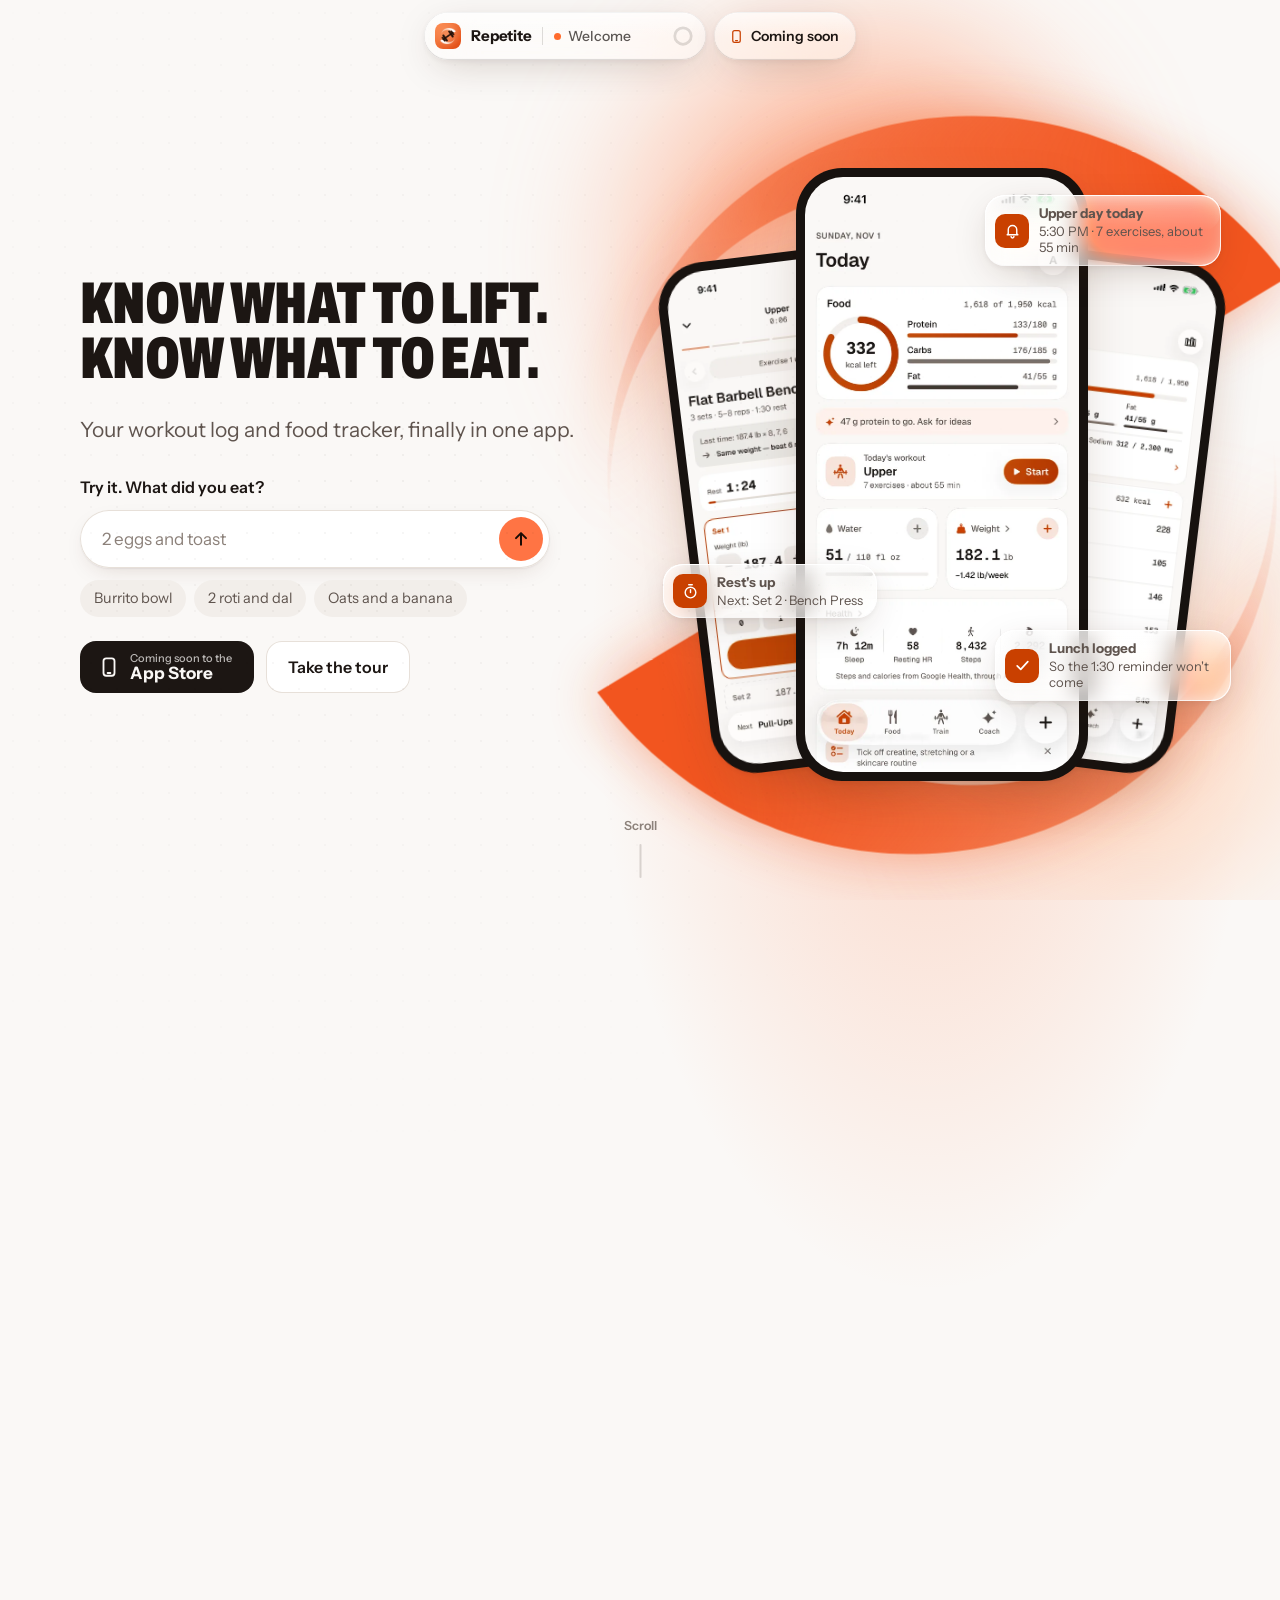
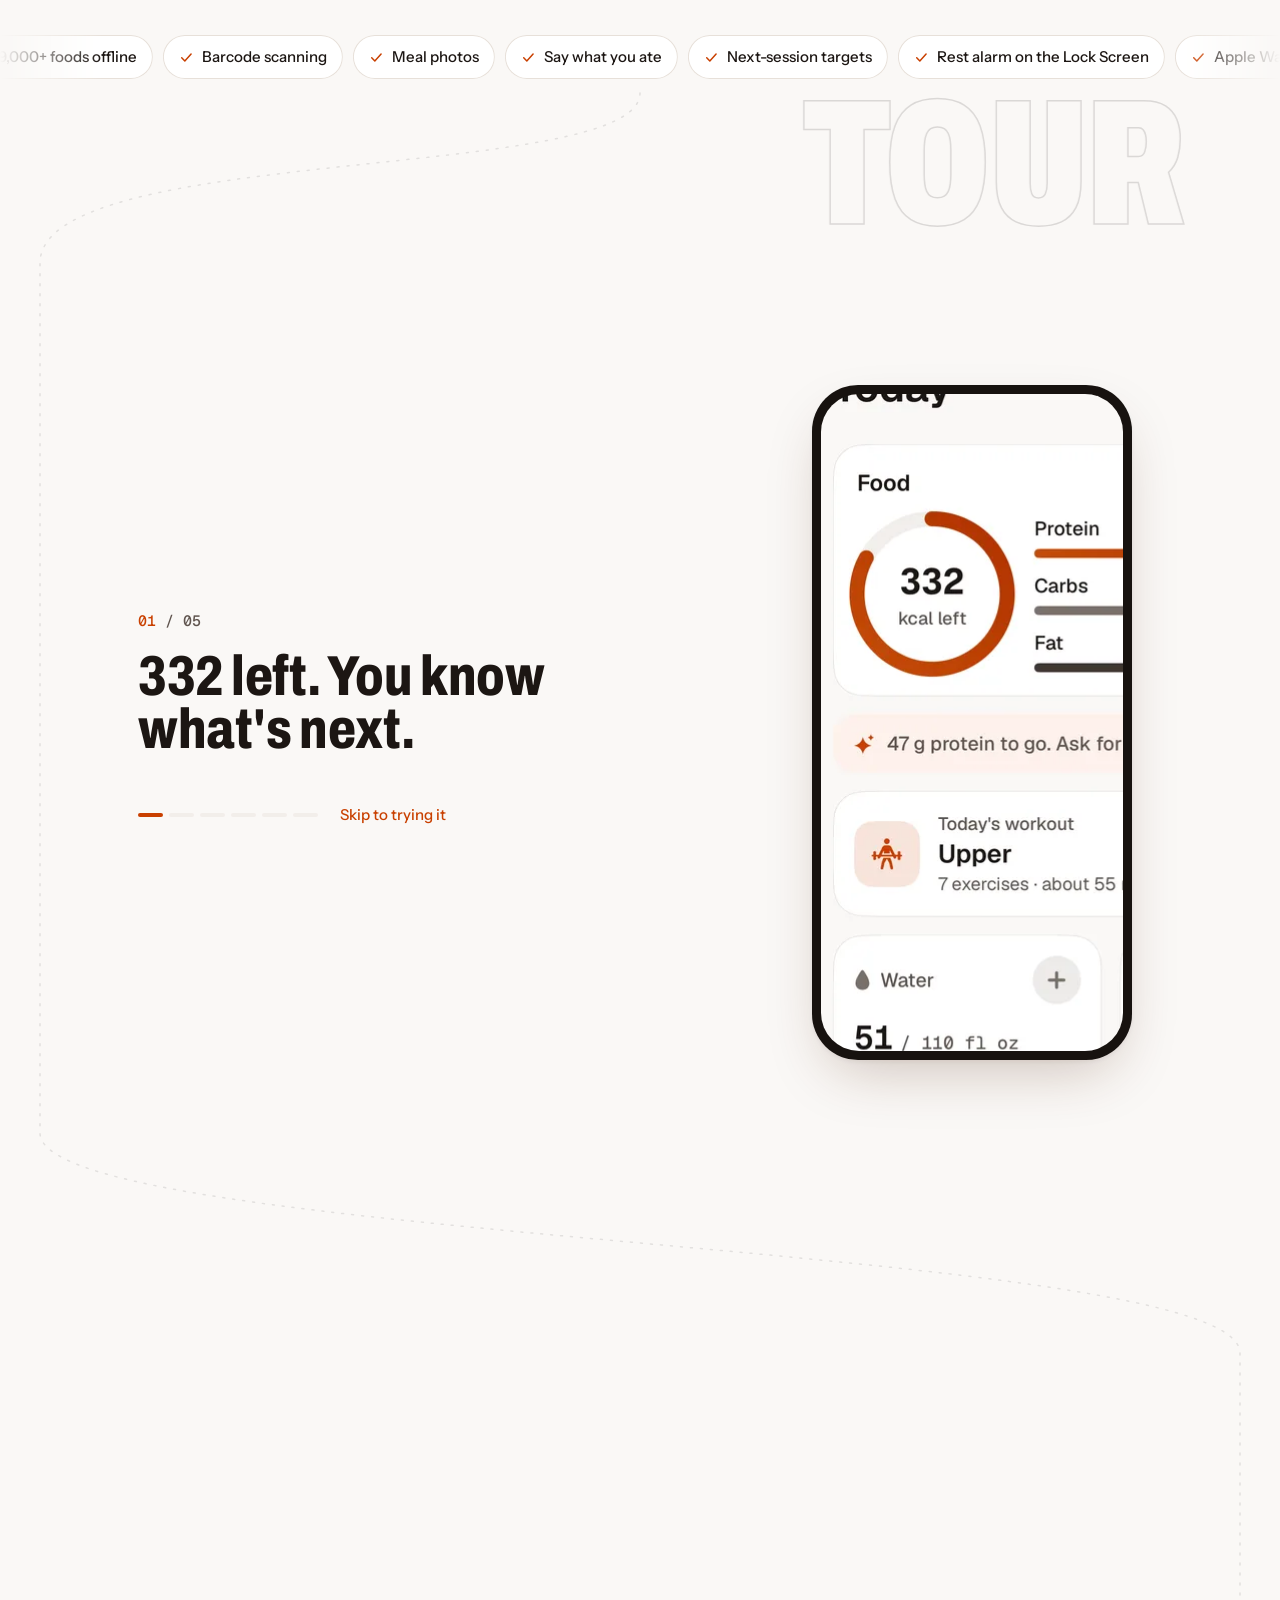
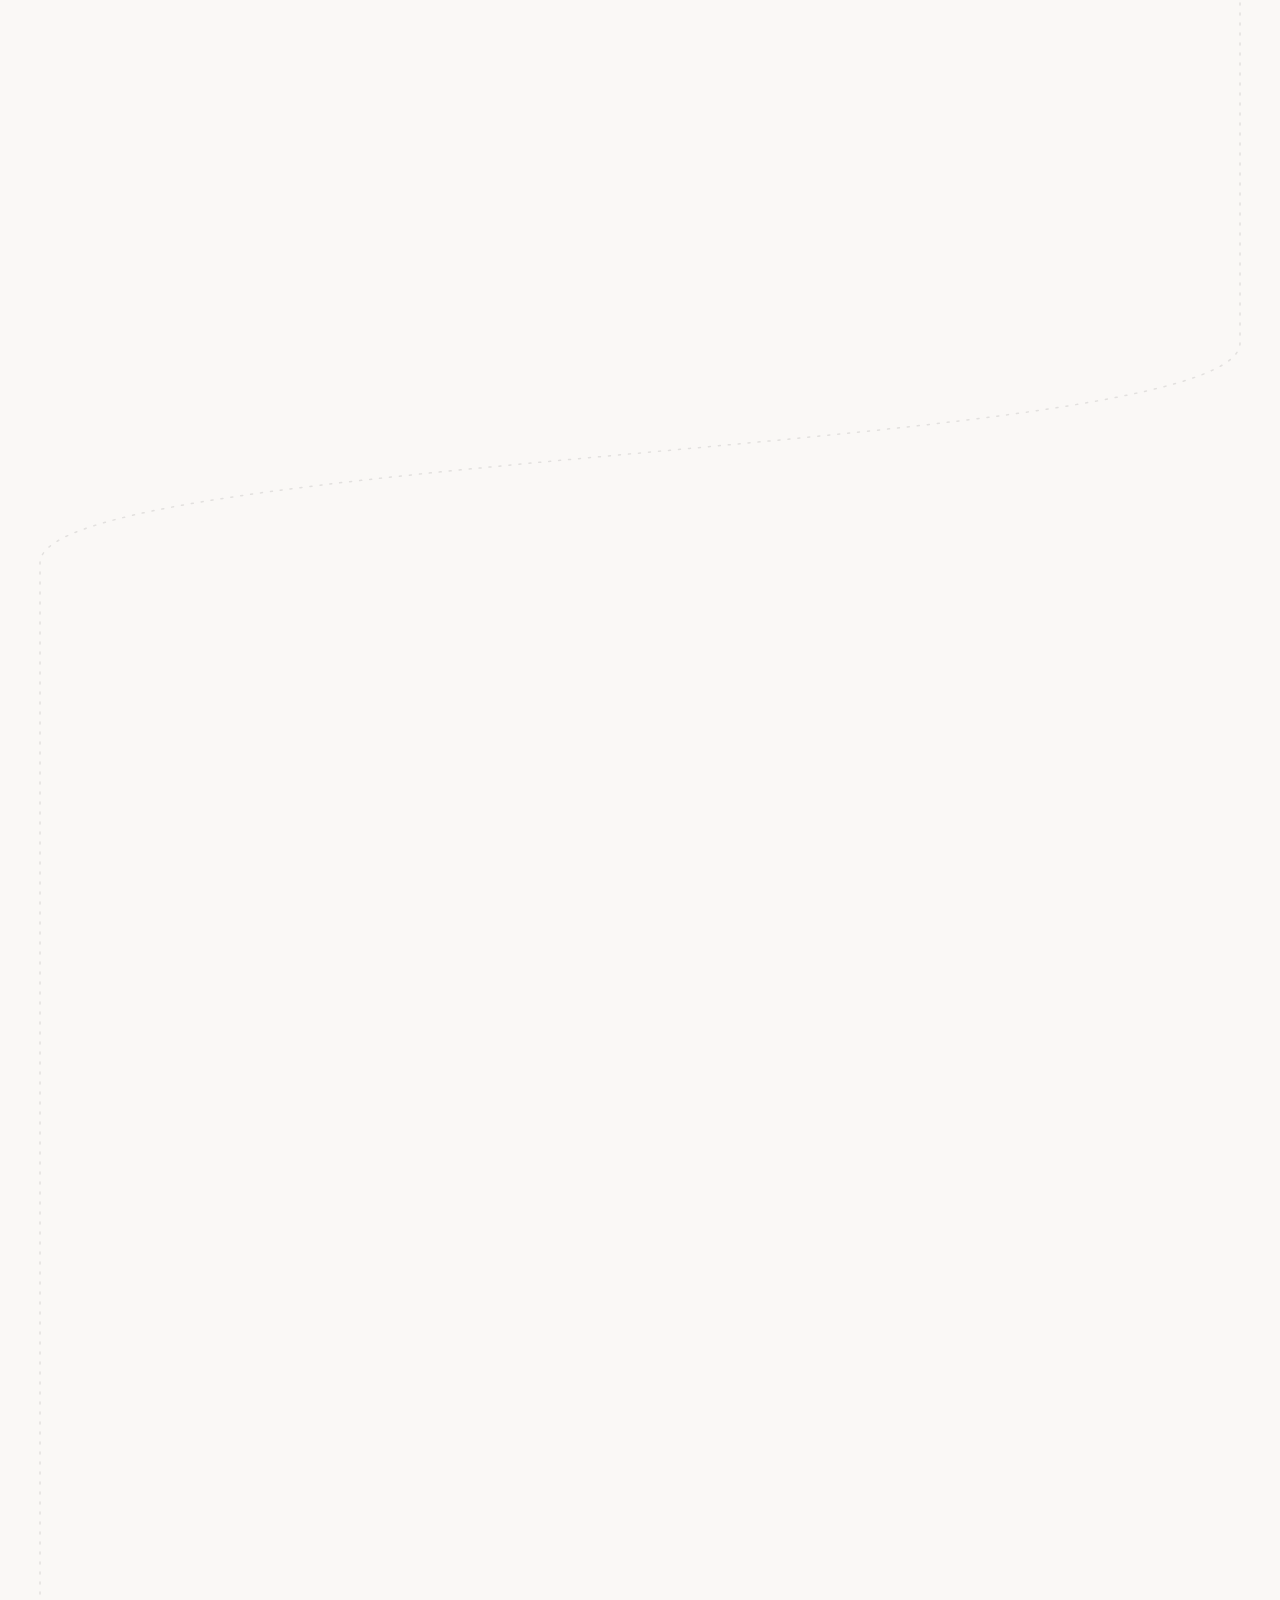
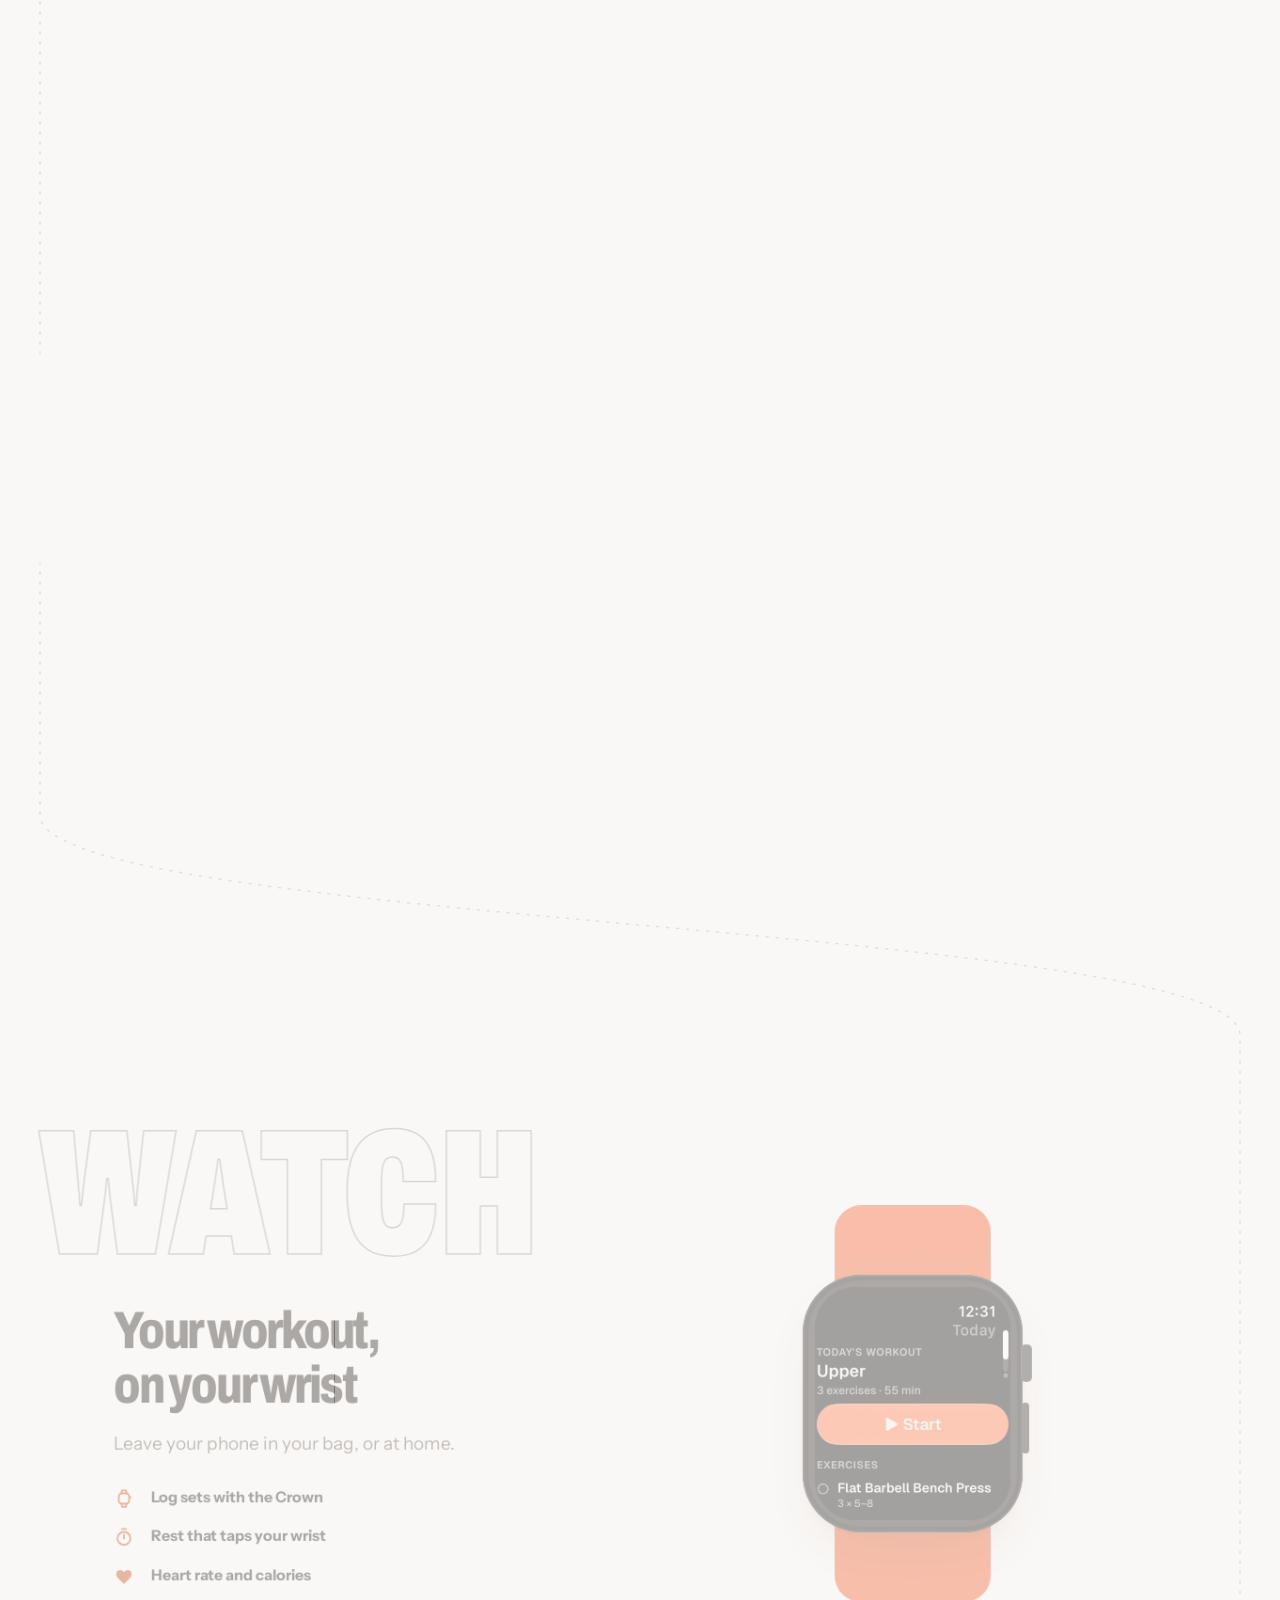
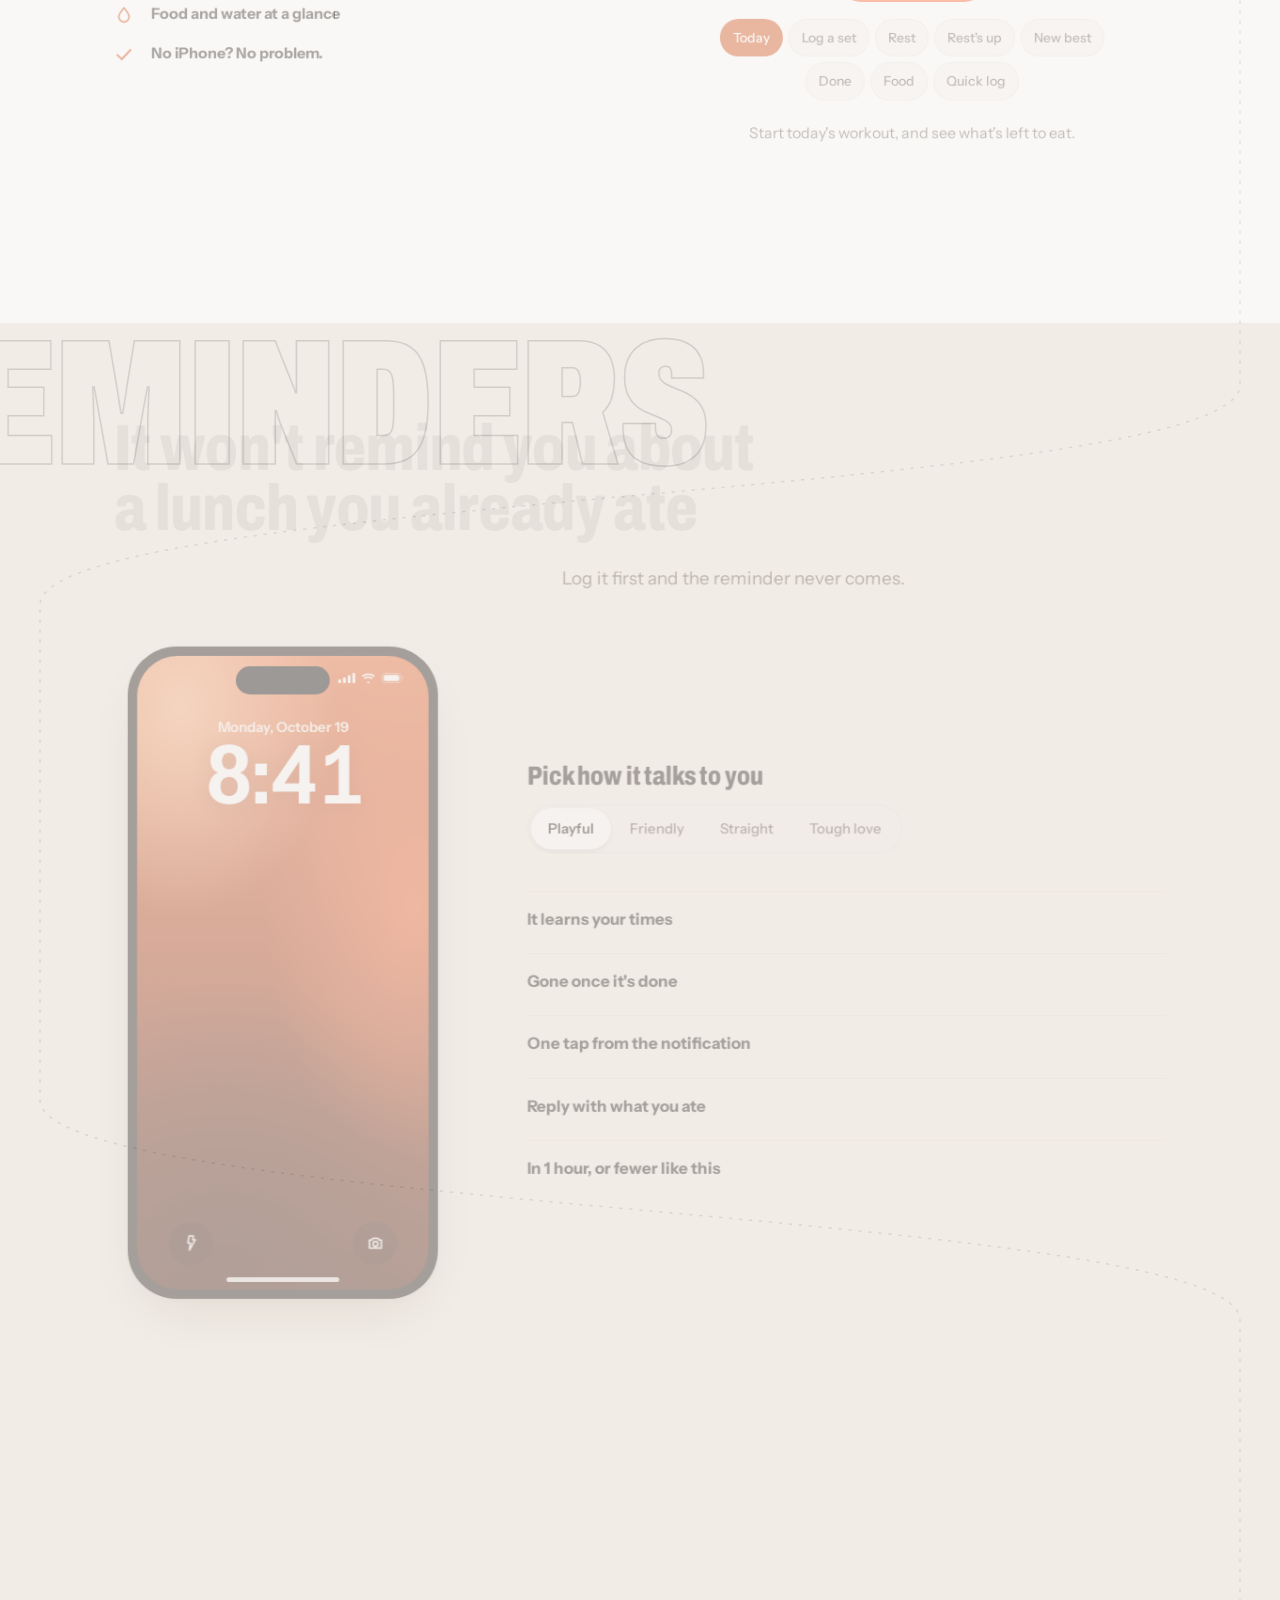
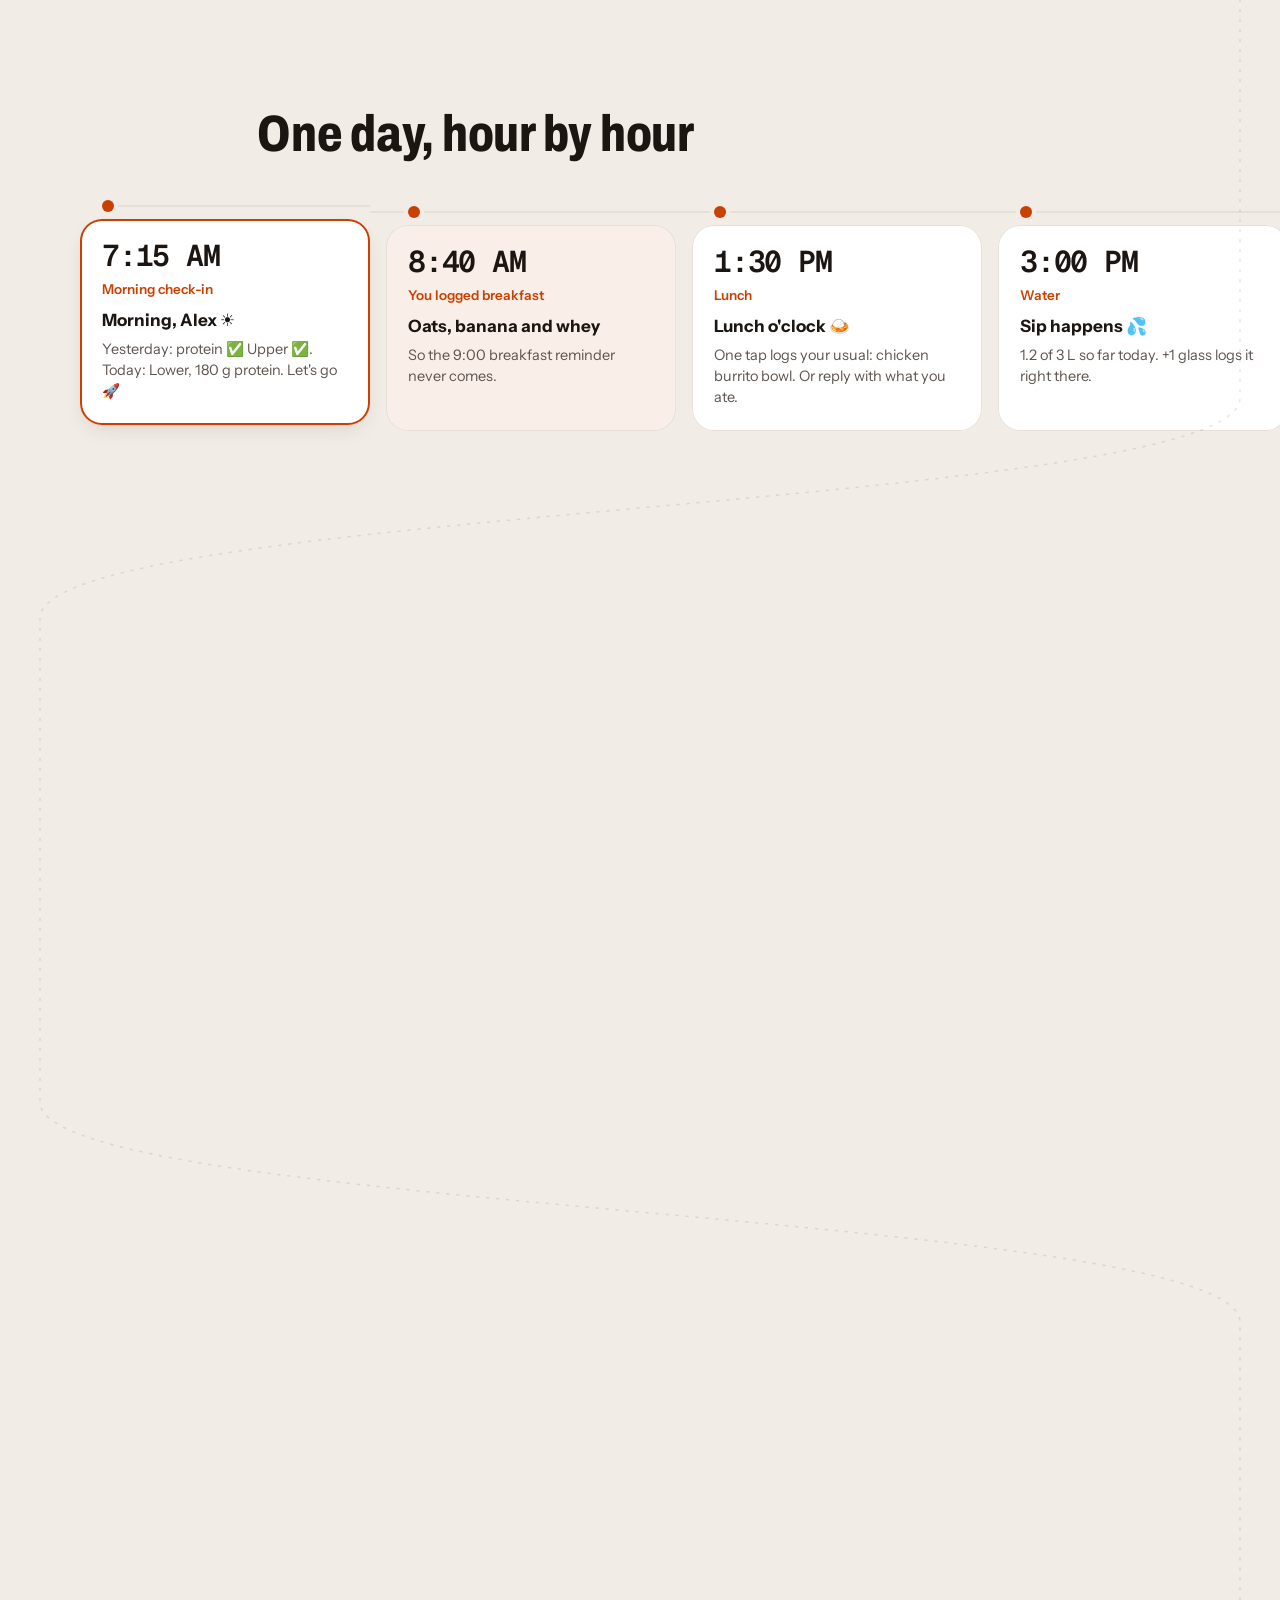
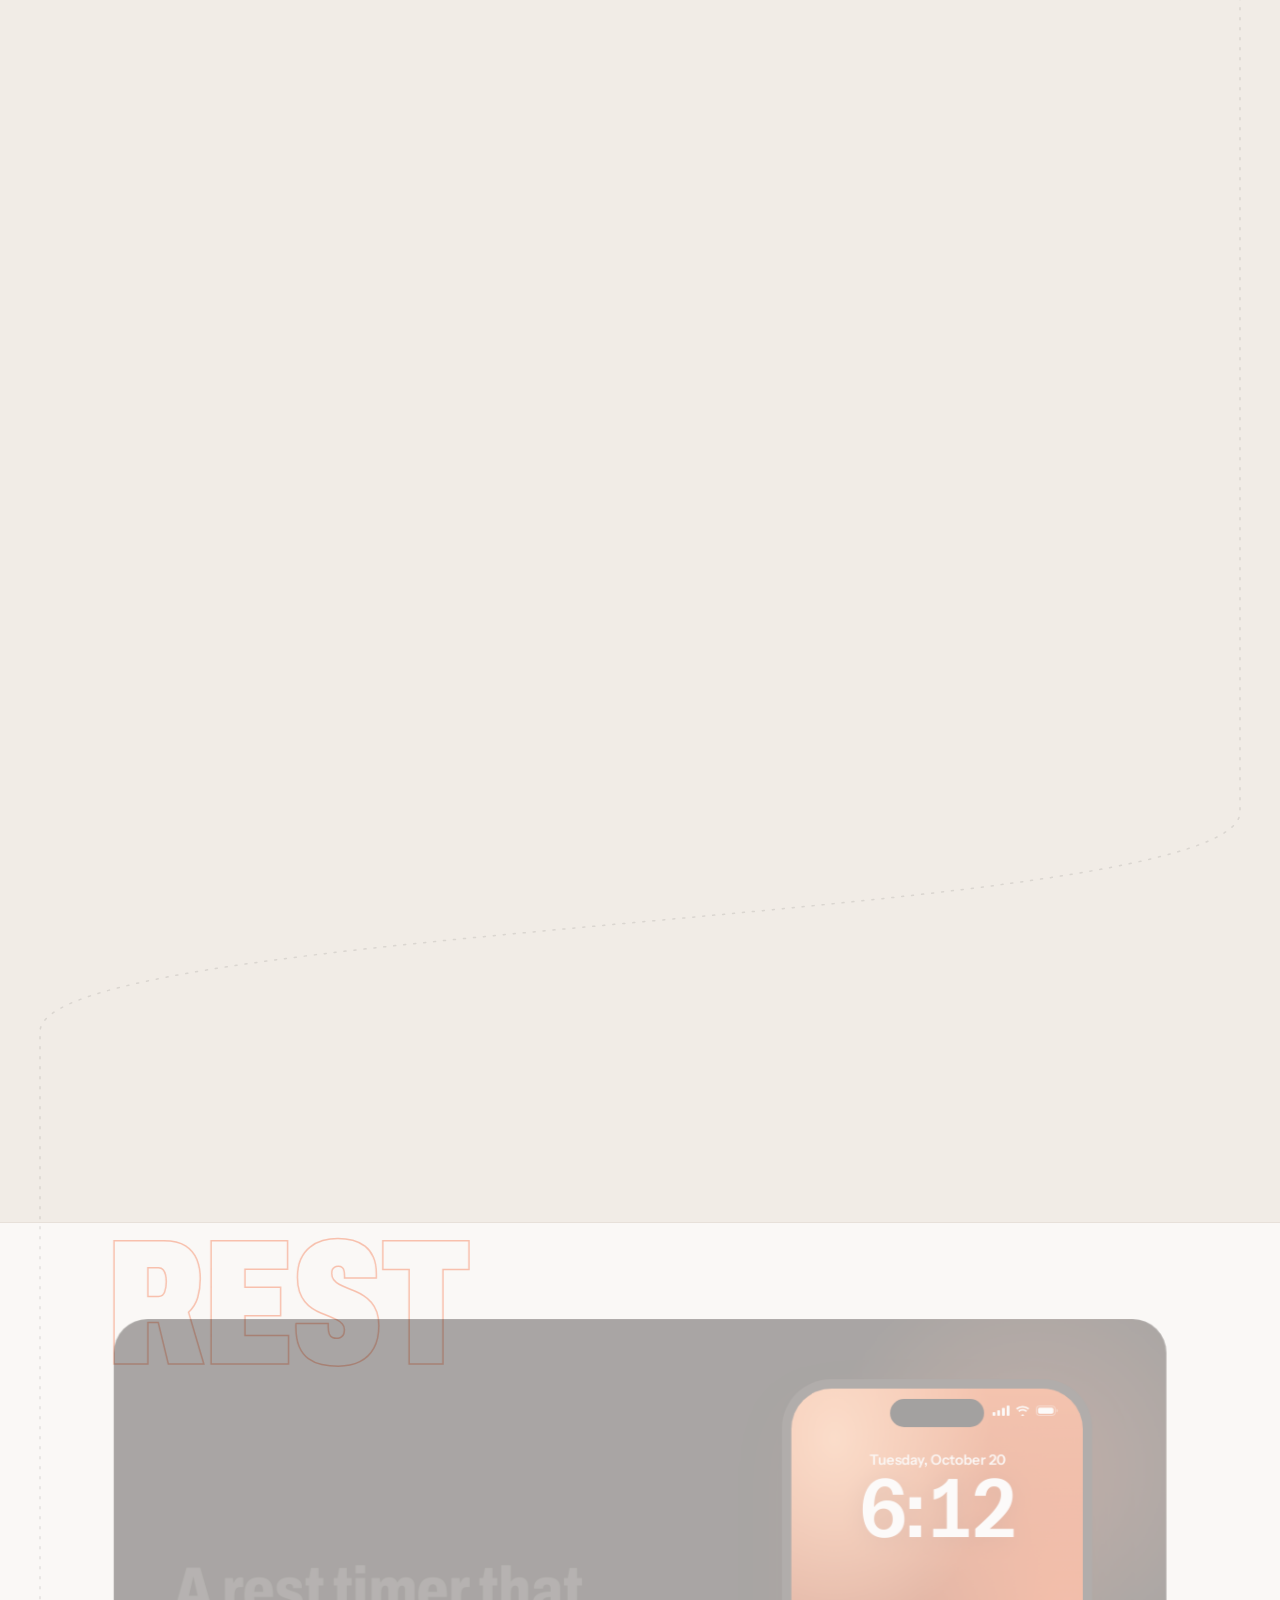
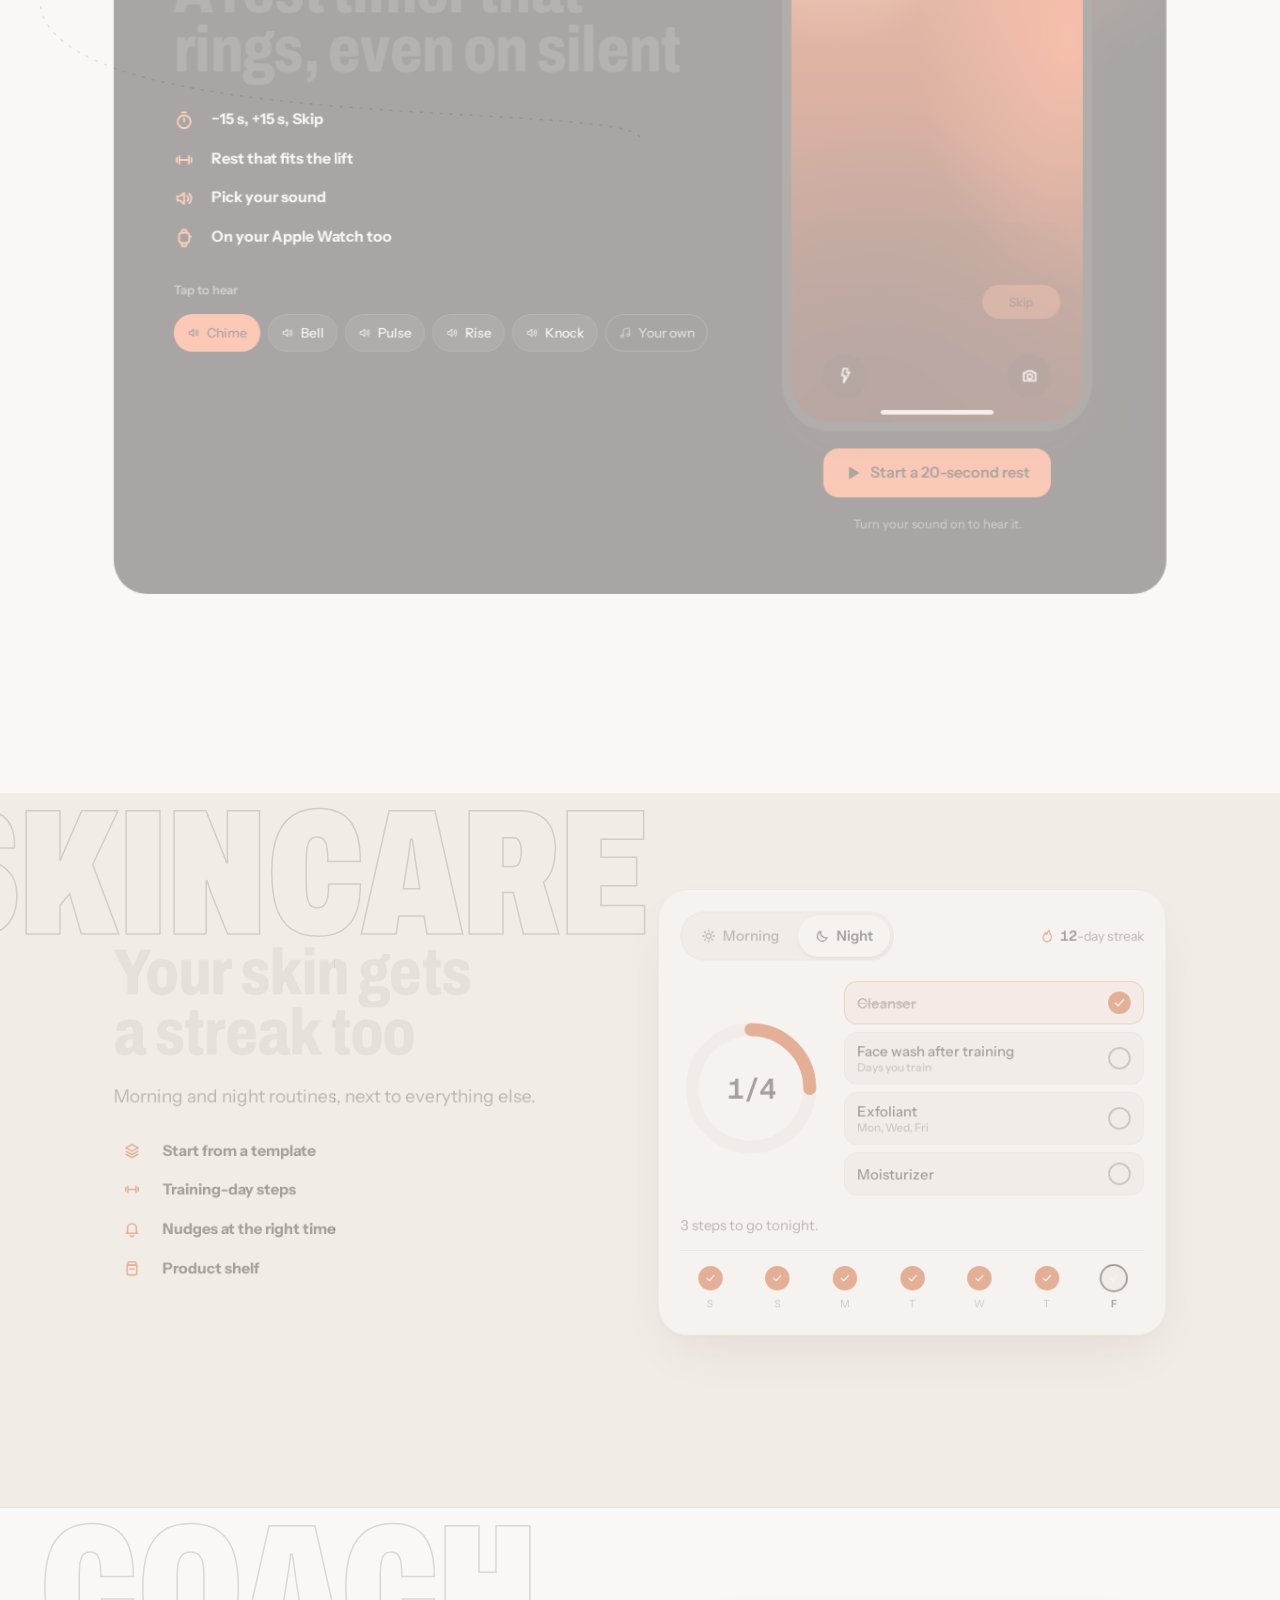
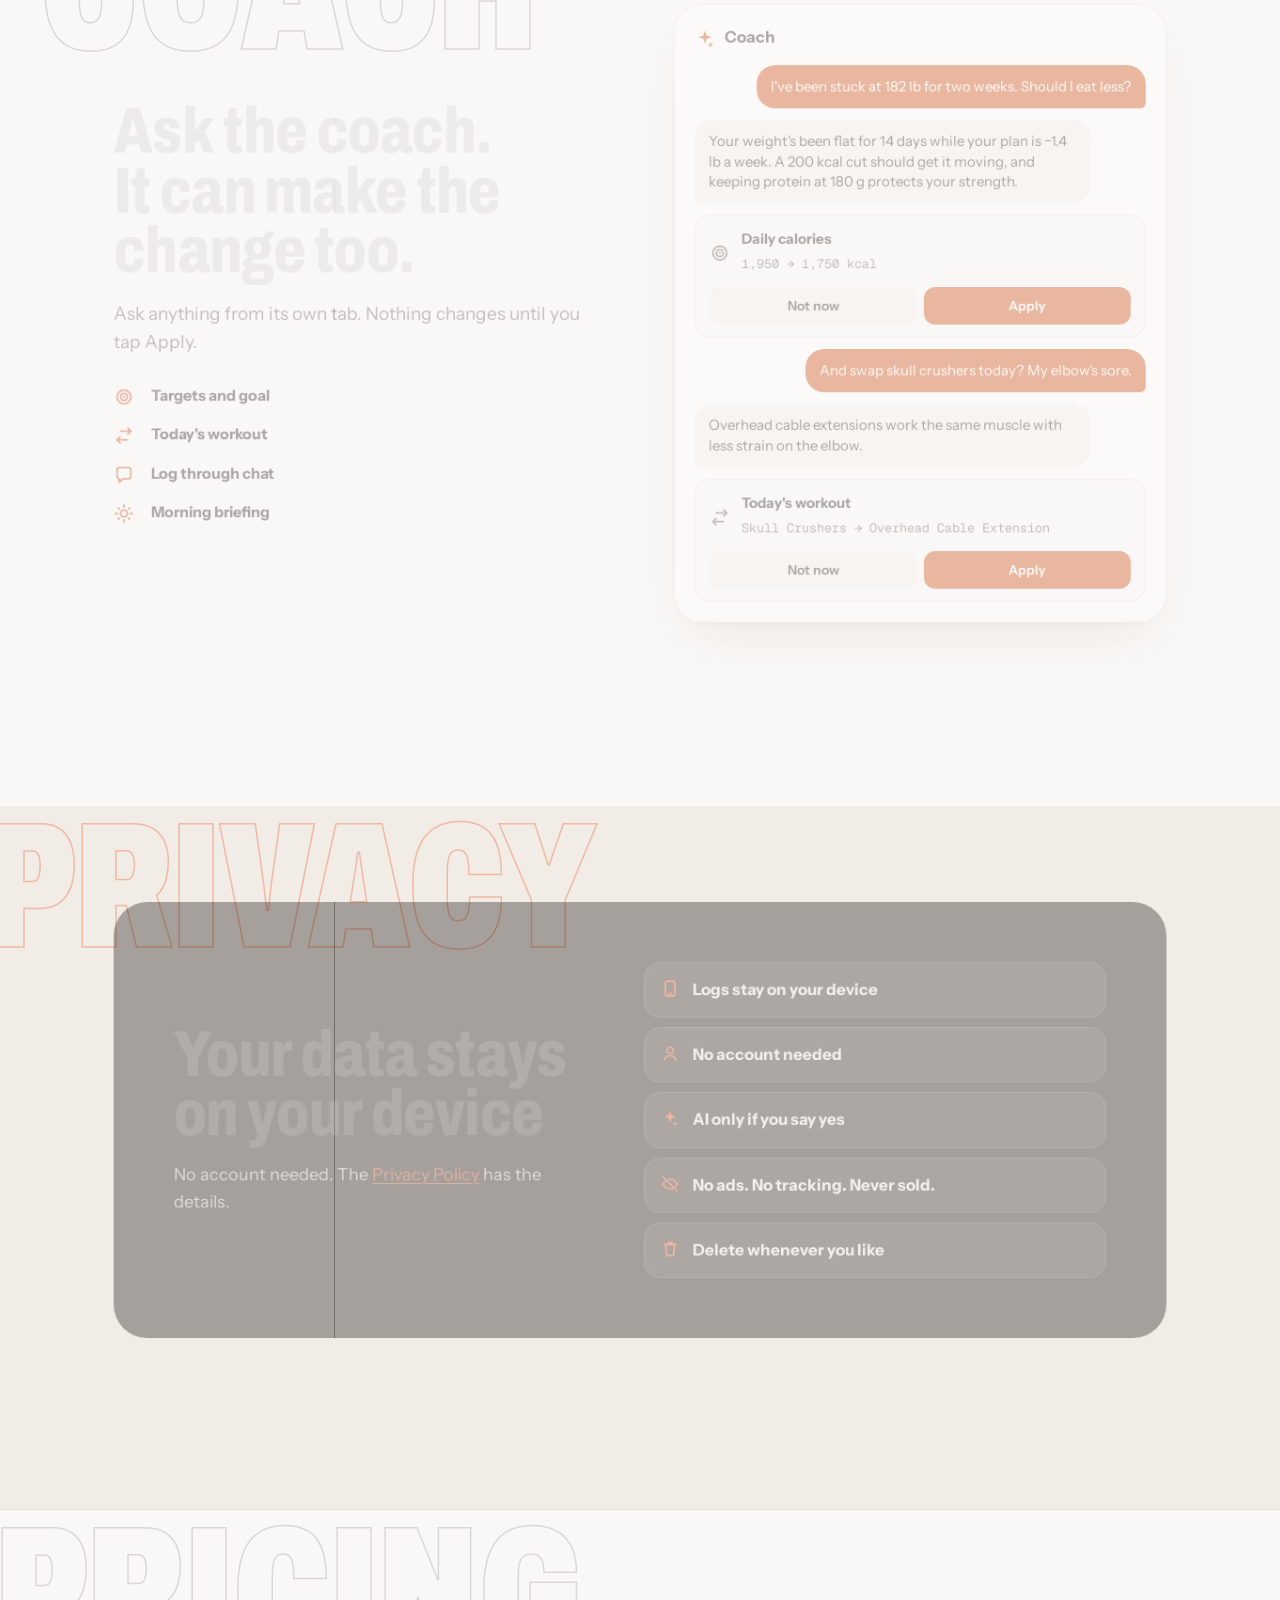
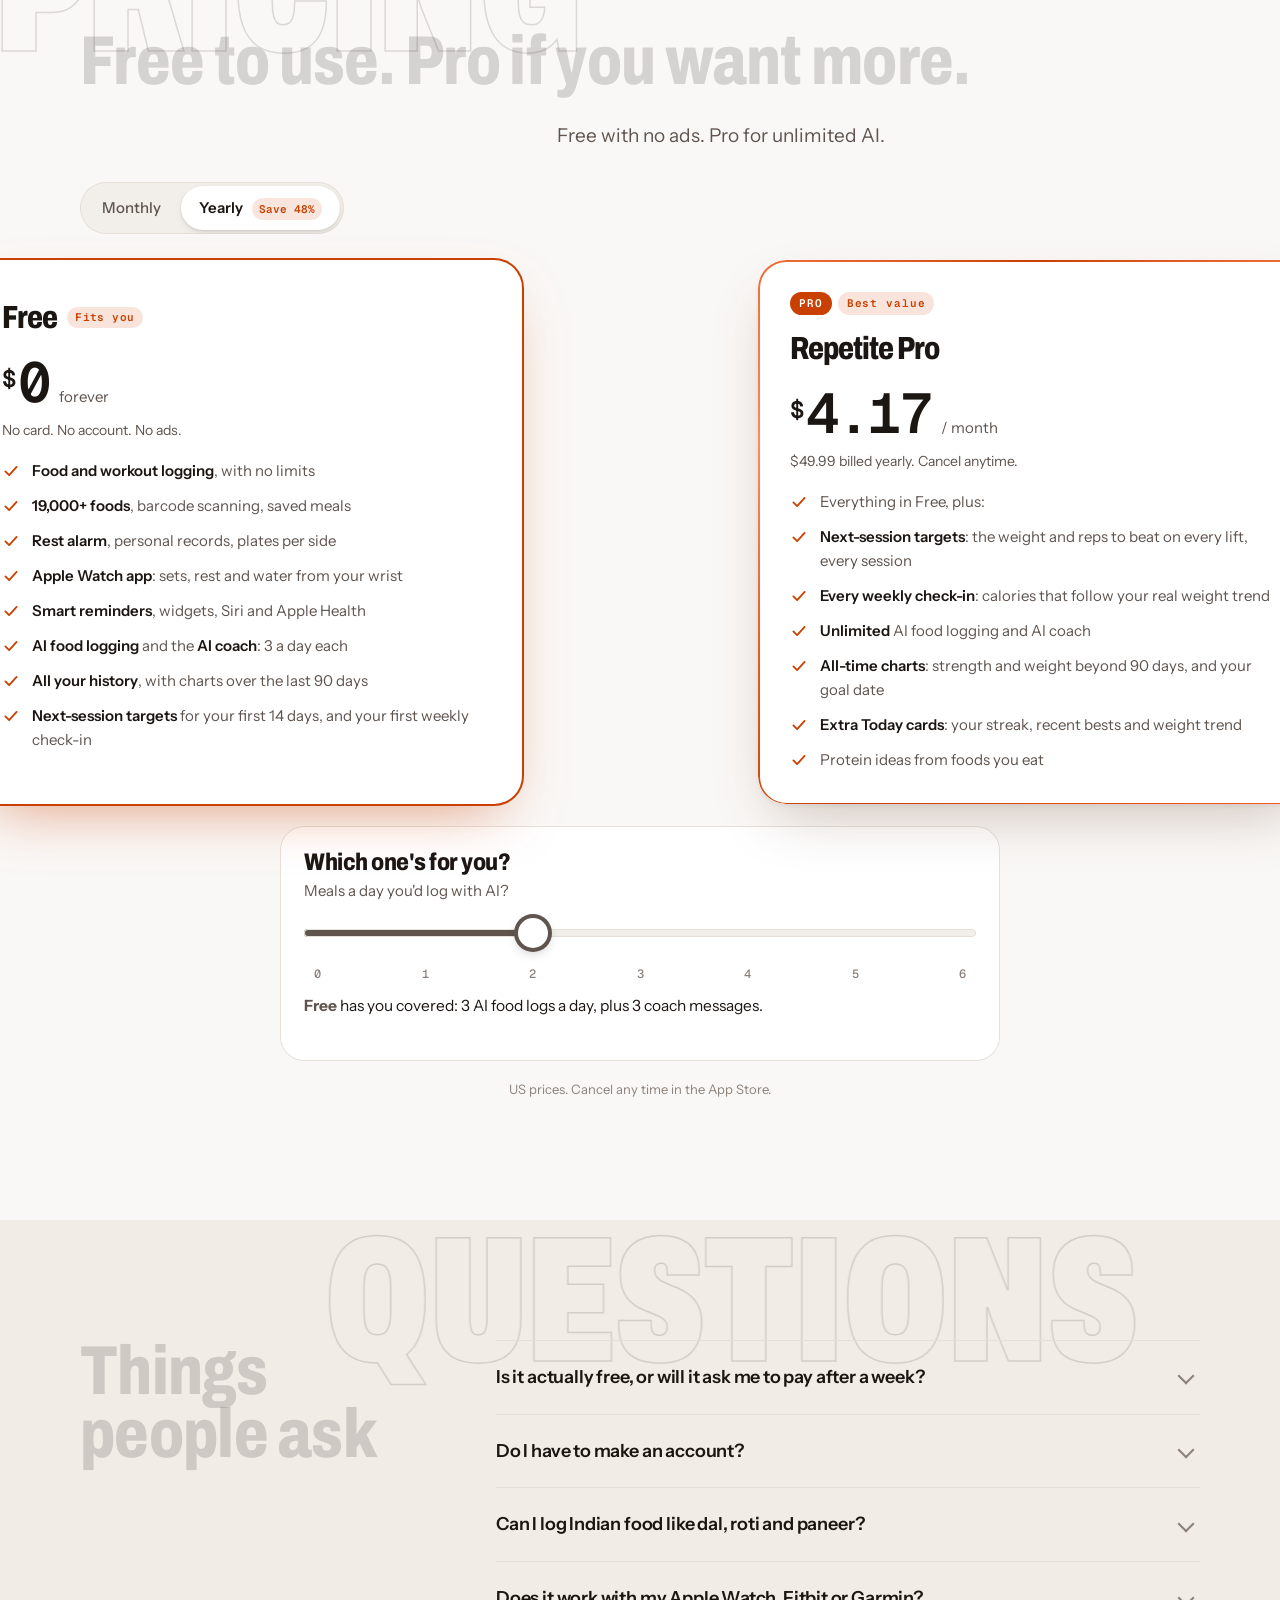
<file: index.html>
<!doctype html>
<html lang="en">
<head>
<meta charset="utf-8">
<meta name="viewport" content="width=device-width, initial-scale=1, viewport-fit=cover">
<title>Repetite · Know what to lift. Know what to eat.</title>
<meta name="description" content="A workout log and a food tracker in one app. It tells you what to lift next, how much to eat, and only nudges you when you've forgotten something. Your logs stay on your device.">
<meta name="theme-color" content="#FAF8F6" media="(prefers-color-scheme: light)">
<meta name="theme-color" content="#0E0C0B" media="(prefers-color-scheme: dark)">
<link rel="icon" href="images/icon-64.png" type="image/png">
<link rel="apple-touch-icon" href="images/icon-180.png">
<meta property="og:type" content="website">
<meta property="og:title" content="Repetite · Know what to lift. Know what to eat.">
<meta property="og:description" content="Your workout log and food tracker, finally in one app. Your logs stay on your device.">
<meta property="og:image" content="https://repetiteapp.github.io/repetite-app/images/og.png">
<meta property="og:url" content="https://repetiteapp.github.io/repetite-app/">
<meta name="twitter:card" content="summary_large_image">
<script>(function(){try{var t=localStorage.getItem("repetite-theme");if(t==="light"||t==="dark")document.documentElement.setAttribute("data-theme",t);}catch(e){}document.documentElement.classList.add("js");setTimeout(function(){document.documentElement.classList.add("go");},1500);})();</script>
<link rel="preconnect" href="https://fonts.googleapis.com">
<link rel="preconnect" href="https://fonts.gstatic.com" crossorigin>
<link rel="stylesheet" href="https://fonts.googleapis.com/css2?family=Archivo:wdth,wght@62..125,500..900&family=Instrument+Sans:wght@400..700&family=Geist+Mono:wght@400;500;600&display=swap">
<link rel="stylesheet" href="style.css?v=8347dac5e9">
<script src="vendor/lenis.min.js" defer></script>
<script src="vendor/lenis-snap.min.js" defer></script>
<script src="site.js?v=1013fe7c12" defer></script>
</head>
<body>
<svg width="0" height="0" style="position:absolute" aria-hidden="true" focusable="false">
  <defs>
    <symbol id="i-check" viewBox="0 0 24 24"><path d="M4.5 12.5l5 5 10-11" fill="none" stroke="currentColor" stroke-width="2.4" stroke-linecap="round" stroke-linejoin="round"/></symbol>
    <symbol id="i-phone" viewBox="0 0 24 24"><g fill="none" stroke="currentColor" stroke-width="2" stroke-linecap="round" stroke-linejoin="round"><rect x="6" y="2.5" width="12" height="19" rx="3"/><path d="M10.5 18.5h3"/></g></symbol>
    <symbol id="i-search" viewBox="0 0 24 24"><g fill="none" stroke="currentColor" stroke-width="2" stroke-linecap="round"><circle cx="11" cy="11" r="6.5"/><path d="M20 20l-4.2-4.2"/></g></symbol>
    <symbol id="i-barcode" viewBox="0 0 24 24"><path d="M4 6v12M8 6v12M11 6v12M15 6v12M18 6v12M20.5 6v12" fill="none" stroke="currentColor" stroke-width="2" stroke-linecap="round"/></symbol>
    <symbol id="i-camera" viewBox="0 0 24 24"><g fill="none" stroke="currentColor" stroke-width="2" stroke-linejoin="round"><path d="M4 8h3l1.6-2.4h6.8L17 8h3v11H4z"/><circle cx="12" cy="13.2" r="3.4"/></g></symbol>
    <symbol id="i-target" viewBox="0 0 24 24"><g fill="none" stroke="currentColor" stroke-width="2"><circle cx="12" cy="12" r="8"/><circle cx="12" cy="12" r="4"/></g><circle cx="12" cy="12" r="1.2" fill="currentColor"/></symbol>
    <symbol id="i-watch" viewBox="0 0 24 24"><g fill="none" stroke="currentColor" stroke-width="2" stroke-linejoin="round"><rect x="6" y="6" width="12" height="12" rx="3.5"/><path d="M9 6l.6-3.5h4.8L15 6M9 18l.6 3.5h4.8L15 18" stroke-linecap="round"/><path d="M18.5 10.5h1.2" stroke-linecap="round"/></g></symbol>
    <symbol id="i-timer" viewBox="0 0 24 24"><g fill="none" stroke="currentColor" stroke-width="2" stroke-linecap="round"><circle cx="12" cy="13.5" r="7.5"/><path d="M12 13.5V9.5M9.5 2.5h5"/></g></symbol>
    <symbol id="i-weights" viewBox="0 0 24 24"><path d="M3.5 9.5v5M6.5 7.5v9M17.5 7.5v9M20.5 9.5v5M6.5 12h11" fill="none" stroke="currentColor" stroke-width="2" stroke-linecap="round"/></symbol>
    <symbol id="i-trend" viewBox="0 0 24 24"><g fill="none" stroke="currentColor" stroke-width="2" stroke-linecap="round" stroke-linejoin="round"><path d="M3.5 17l5.5-5.5 3.5 3.5 7-7.5"/><path d="M15 7.5h4.5V12"/></g></symbol>
    <symbol id="i-scale" viewBox="0 0 24 24"><g fill="none" stroke="currentColor" stroke-width="2" stroke-linejoin="round"><rect x="3.5" y="5" width="17" height="15" rx="4"/><path d="M9 10.5a3 3 0 016 0z"/></g></symbol>
    <symbol id="i-spark" viewBox="0 0 24 24"><path fill="currentColor" d="M12 2.5l1.9 5.6 5.6 1.9-5.6 1.9L12 17.5l-1.9-5.6L4.5 10l5.6-1.9zM18.5 15.5l.9 2.6 2.6.9-2.6.9-.9 2.6-.9-2.6-2.6-.9 2.6-.9z"/></symbol>
    <symbol id="i-bell" viewBox="0 0 24 24"><g fill="none" stroke="currentColor" stroke-width="2" stroke-linejoin="round"><path d="M6 16.5V11a6 6 0 0112 0v5.5l1.5 1.5h-15z"/><path d="M10 20.5a2 2 0 004 0" stroke-linecap="round"/></g></symbol>
    <symbol id="i-grid" viewBox="0 0 24 24"><g fill="none" stroke="currentColor" stroke-width="2"><rect x="3.5" y="3.5" width="7" height="7" rx="2"/><rect x="13.5" y="3.5" width="7" height="7" rx="2"/><rect x="3.5" y="13.5" width="17" height="7" rx="2"/></g></symbol>
    <symbol id="i-wave" viewBox="0 0 24 24"><path d="M3 12h1M7 8v8M11 5v14M15 8.5v7M19 10.5v3" fill="none" stroke="currentColor" stroke-width="2" stroke-linecap="round"/></symbol>
    <symbol id="i-heart" viewBox="0 0 24 24"><path fill="currentColor" d="M12 20.5l-1.3-1.2C6 15.1 3 12.4 3 9a4.6 4.6 0 018.2-2.9L12 7l.8-.9A4.6 4.6 0 0121 9c0 3.4-3 6.1-7.7 10.3z"/></symbol>
    <symbol id="i-list" viewBox="0 0 24 24"><g fill="none" stroke="currentColor" stroke-width="2" stroke-linecap="round" stroke-linejoin="round"><path d="M9.5 6.5h11M9.5 12h11M9.5 17.5h11"/><path d="M3.5 6.5l1.2 1.2 2-2.4M3.5 12l1.2 1.2 2-2.4M3.5 17.5l1.2 1.2 2-2.4"/></g></symbol>
    <symbol id="i-moon" viewBox="0 0 24 24"><path d="M19.5 14.5A8 8 0 019.5 4.5a8 8 0 1010 10z" fill="none" stroke="currentColor" stroke-width="2" stroke-linejoin="round"/></symbol>
    <symbol id="i-sun" viewBox="0 0 24 24"><g fill="none" stroke="currentColor" stroke-width="2" stroke-linecap="round"><circle cx="12" cy="12" r="4"/><path d="M12 2.5v2M12 19.5v2M2.5 12h2M19.5 12h2M5.3 5.3l1.4 1.4M17.3 17.3l1.4 1.4M5.3 18.7l1.4-1.4M17.3 6.7l1.4-1.4"/></g></symbol>
    <symbol id="i-eye-off" viewBox="0 0 24 24"><path d="M3 3l18 18M10.6 6.1A10 10 0 0112 6c5 0 8.5 4.5 9.5 6a17 17 0 01-2.7 3.2M6.4 7.6A16.7 16.7 0 002.5 12c1 1.5 4.5 6 9.5 6a9.3 9.3 0 004.2-1" fill="none" stroke="currentColor" stroke-width="2" stroke-linecap="round"/></symbol>
    <symbol id="i-user" viewBox="0 0 24 24"><g fill="none" stroke="currentColor" stroke-width="2" stroke-linecap="round"><circle cx="12" cy="8" r="4"/><path d="M4.5 20.5c1.2-3.8 4-5.5 7.5-5.5s6.3 1.7 7.5 5.5"/></g></symbol>
    <symbol id="i-trash" viewBox="0 0 24 24"><path d="M4.5 6.5h15M9.5 6.5V4h5v2.5M6.5 6.5l1 14h9l1-14" fill="none" stroke="currentColor" stroke-width="2" stroke-linecap="round" stroke-linejoin="round"/></symbol>
    <symbol id="i-flame" viewBox="0 0 24 24"><path d="M12 21c-3.6 0-6.5-2.6-6.5-6.2 0-3.4 2.6-5.4 3.8-8.3.4 1.6 1.4 2.6 2.4 3 .3-2.6 1.6-5 3.4-6.5-.2 2.6 1 4.6 2.2 6.3A7.5 7.5 0 0118.5 14.8C18.5 18.4 15.6 21 12 21z" fill="none" stroke="currentColor" stroke-width="2" stroke-linejoin="round"/></symbol>
    <symbol id="i-leaf" viewBox="0 0 24 24"><g fill="none" stroke="currentColor" stroke-width="2" stroke-linecap="round" stroke-linejoin="round"><path d="M5 19c0-8 5-13 15-14-.5 10-5.5 15-13.5 15"/><path d="M5 19l7-7"/></g></symbol>
    <symbol id="i-calendar" viewBox="0 0 24 24"><g fill="none" stroke="currentColor" stroke-width="2" stroke-linecap="round"><rect x="3.5" y="5" width="17" height="15.5" rx="3"/><path d="M3.5 10h17M8 3v4M16 3v4"/></g></symbol>
    <symbol id="i-repeat" viewBox="0 0 24 24"><g fill="none" stroke="currentColor" stroke-width="2" stroke-linecap="round" stroke-linejoin="round"><path d="M17 3.5l3 3-3 3"/><path d="M20 6.5H8.5A4.5 4.5 0 004 11v.5M7 20.5l-3-3 3-3"/><path d="M4 17.5h11.5A4.5 4.5 0 0020 13v-.5"/></g></symbol>
    <symbol id="i-layers" viewBox="0 0 24 24"><g fill="none" stroke="currentColor" stroke-width="2" stroke-linejoin="round"><path d="M12 3.5l8.5 4.5-8.5 4.5L3.5 8z"/><path d="M3.5 12.5l8.5 4.5 8.5-4.5M3.5 16.5l8.5 4.5 8.5-4.5"/></g></symbol>
    <symbol id="i-scope" viewBox="0 0 24 24"><g fill="none" stroke="currentColor" stroke-width="2" stroke-linecap="round"><circle cx="12" cy="12" r="7.5"/><path d="M12 2v4M12 18v4M2 12h4M18 12h4"/></g></symbol>
    <symbol id="i-clock" viewBox="0 0 24 24"><g fill="none" stroke="currentColor" stroke-width="2" stroke-linecap="round"><circle cx="12" cy="12" r="8.5"/><path d="M12 7.5V12l3 2"/></g></symbol>
    <symbol id="i-tap" viewBox="0 0 24 24"><g fill="none" stroke="currentColor" stroke-width="2" stroke-linecap="round" stroke-linejoin="round"><path d="M9.5 11V5.5a1.75 1.75 0 013.5 0V11"/><path d="M13 9.5a1.75 1.75 0 013.5 0V12a1.75 1.75 0 013.5 0v2.5a7 7 0 01-7 7h-.5a7 7 0 01-6-3.4L4 15.4a1.8 1.8 0 012.9-2.1l2.6 2.7"/></g></symbol>
    <symbol id="i-lock" viewBox="0 0 24 24"><g fill="none" stroke="currentColor" stroke-width="2" stroke-linejoin="round"><rect x="4.5" y="10.5" width="15" height="10" rx="2.5"/><path d="M8 10.5V8a4 4 0 018 0v2.5"/></g></symbol>
    <symbol id="i-flash" viewBox="0 0 24 24"><path d="M9 2.5h6l-1 5h3.5L9.5 21.5 11 12H7.5z" fill="none" stroke="currentColor" stroke-width="2" stroke-linejoin="round"/></symbol>
    <symbol id="i-speaker" viewBox="0 0 24 24"><g fill="none" stroke="currentColor" stroke-width="2" stroke-linecap="round" stroke-linejoin="round"><path d="M4 9.5h3.5L12 5.5v13l-4.5-4H4z"/><path d="M15.5 9a4 4 0 010 6M18 6.5a7.5 7.5 0 010 11"/></g></symbol>
    <symbol id="i-music" viewBox="0 0 24 24"><g fill="none" stroke="currentColor" stroke-width="2" stroke-linecap="round" stroke-linejoin="round"><path d="M9 18V5.5l11-2V16"/><circle cx="6.5" cy="18" r="2.5"/><circle cx="17.5" cy="16" r="2.5"/></g></symbol>
    <symbol id="i-play" viewBox="0 0 24 24"><path fill="currentColor" d="M7 4.5v15a1 1 0 001.5.9l12-7.5a1 1 0 000-1.8l-12-7.5A1 1 0 007 4.5z"/></symbol>
    <symbol id="i-pause" viewBox="0 0 24 24"><path fill="currentColor" d="M6.5 4.5h3.5v15H6.5zM14 4.5h3.5v15H14z"/></symbol>
    <symbol id="i-swap" viewBox="0 0 24 24"><g fill="none" stroke="currentColor" stroke-width="2" stroke-linecap="round" stroke-linejoin="round"><path d="M16.5 3.5l3.5 3.5-3.5 3.5M20 7H8M7.5 20.5L4 17l3.5-3.5M4 17h12"/></g></symbol>
    <symbol id="i-chat" viewBox="0 0 24 24"><path d="M4 6.5A3 3 0 017 3.5h10a3 3 0 013 3v7a3 3 0 01-3 3h-6l-4.5 4v-4H7a3 3 0 01-3-3z" fill="none" stroke="currentColor" stroke-width="2" stroke-linejoin="round"/></symbol>
    <symbol id="i-up" viewBox="0 0 24 24"><path d="M12 19V5M6 11l6-6 6 6" fill="none" stroke="currentColor" stroke-width="2.4" stroke-linecap="round" stroke-linejoin="round"/></symbol>
    <symbol id="i-left" viewBox="0 0 24 24"><path d="M15 5l-7 7 7 7" fill="none" stroke="currentColor" stroke-width="2.2" stroke-linecap="round" stroke-linejoin="round"/></symbol>
    <symbol id="i-right" viewBox="0 0 24 24"><path d="M9 5l7 7-7 7" fill="none" stroke="currentColor" stroke-width="2.2" stroke-linecap="round" stroke-linejoin="round"/></symbol>
    <symbol id="i-drop" viewBox="0 0 24 24"><path d="M12 3.5c3 4 6 7.2 6 10.5a6 6 0 01-12 0c0-3.3 3-6.5 6-10.5z" fill="none" stroke="currentColor" stroke-width="2" stroke-linejoin="round"/></symbol>
    <symbol id="i-jar" viewBox="0 0 24 24"><g fill="none" stroke="currentColor" stroke-width="2" stroke-linejoin="round"><rect x="6.5" y="3.5" width="11" height="4" rx="1.5"/><path d="M5.5 7.5h13v11a2.5 2.5 0 01-2.5 2.5H8a2.5 2.5 0 01-2.5-2.5z"/><path d="M9 13h6" stroke-linecap="round"/></g></symbol>
    <symbol id="i-fork" viewBox="0 0 24 24"><path d="M7 3v7a2 2 0 002 2v9M5 3v5M9 3v5M16.5 21V3.5c-2 0-3.5 2.5-3.5 6.5v3h3.5" fill="none" stroke="currentColor" stroke-width="2" stroke-linecap="round" stroke-linejoin="round"/></symbol>
  </defs>
</svg>
<div class="isl-shell">
  <nav class="isl" aria-label="Main">
    <button class="isl-pill" type="button" aria-expanded="false" aria-controls="isl-panel">
      <img class="isl-icon" src="images/icon-64.png" alt="" width="26" height="26">
      <span class="isl-name">Repetite</span>
      <span class="isl-now"><span class="isl-now-in"><span class="isl-dot"></span><span>Welcome</span></span></span>
      <svg class="isl-ring" viewBox="0 0 24 24" aria-hidden="true"><circle class="t" cx="12" cy="12" r="9"/><circle class="f" cx="12" cy="12" r="9" pathLength="100"/></svg>
      <span class="visually-hidden">, menu</span>
    </button>
    <div class="isl-panel" id="isl-panel" data-lenis-prevent>
      <div class="isl-top">
        <a class="isl-brand" href="#top"><img src="images/icon-64.png" alt="" width="28" height="28">Repetite</a>
        <span class="isl-where" aria-hidden="true">You're on <b>the start</b></span>
        <button class="theme-toggle" type="button" aria-label="Switch to dark mode" aria-pressed="false"><span class="tt-bar"></span><span class="tt-plate"><span class="tt-ring"></span><svg class="tt-sun" aria-hidden="true"><use href="#i-sun"/></svg><svg class="tt-moon" aria-hidden="true"><use href="#i-moon"/></svg></span></button>
        <button class="isl-close" type="button" aria-label="Close the menu"><svg viewBox="0 0 12 12" aria-hidden="true"><path d="M3 3l6 6M9 3l-6 6"/></svg></button>
      </div>
      <div class="isl-cols"><div class="isl-col app"><p class="isl-h">The app</p><div class="isl-list"><a class="isl-link" href="#tour" style="--i:0"><svg aria-hidden="true"><use href="#i-tap"/></svg><span>Tour</span></a><a class="isl-link" href="#wrist" style="--i:1"><svg aria-hidden="true"><use href="#i-watch"/></svg><span>Apple Watch</span></a><a class="isl-link" href="#reminders" style="--i:2"><svg aria-hidden="true"><use href="#i-bell"/></svg><span>Reminders</span></a><a class="isl-link" href="#rest" style="--i:3"><svg aria-hidden="true"><use href="#i-timer"/></svg><span>Rest timer</span></a><a class="isl-link" href="#skincare" style="--i:4"><svg aria-hidden="true"><use href="#i-drop"/></svg><span>Skincare</span></a><a class="isl-link" href="#coach" style="--i:5"><svg aria-hidden="true"><use href="#i-chat"/></svg><span>AI coach</span></a><a class="isl-link" href="#privacy" style="--i:6"><svg aria-hidden="true"><use href="#i-lock"/></svg><span>Privacy</span></a></div></div><div class="isl-col"><p class="isl-h">Get it</p><div class="isl-list"><a class="isl-link" href="#pricing" style="--i:7"><svg aria-hidden="true"><use href="#i-spark"/></svg><span>Pricing</span></a><a class="isl-link" href="#faq" style="--i:8"><svg aria-hidden="true"><use href="#i-list"/></svg><span>FAQ</span></a></div><a class="isl-big" href="#pricing"><svg aria-hidden="true"><use href="#i-phone"/></svg><span><small>Coming soon to the</small><strong>App Store</strong></span></a></div></div>
      <a class="isl-big wide" href="#pricing"><svg aria-hidden="true"><use href="#i-phone"/></svg><span><small>Coming soon to the</small><strong>App Store</strong></span></a>
    </div>
  </nav>
  <a class="isl-cta" href="#pricing" aria-label="Coming soon to the App Store"><svg aria-hidden="true"><use href="#i-phone"/></svg><span>Coming soon</span></a>
</div>

<main>

<section class="hero" id="top" aria-labelledby="hero-title">
  <div class="hero-stage">
  <span class="orb o1" aria-hidden="true"></span>
  <span class="orb o2" aria-hidden="true"></span>
  <div class="wrap">
    <div>
      <span class="eyebrow">Coming soon to the App Store</span>
      <h1 id="hero-title"><span class="hl"><span>Know what to lift.</span></span> <span class="hl"><span>Know what to eat.</span></span></h1>
      <p class="lede">Your workout log and food tracker, finally in one app.</p>
      <form class="try" id="try" data-foods="try-foods.js?v=9d060e719d" autocomplete="off">
        <label class="try-label" for="try-input">Try it. What did you eat?</label>
        <div class="try-field">
          <input id="try-input" type="text" maxlength="120" placeholder="2 eggs and toast" enterkeyhint="done" spellcheck="false">
          <button type="submit" aria-label="Log it"><svg aria-hidden="true"><use href="#i-up"/></svg></button>
        </div>
        <div class="try-eg">
          <button type="button">Burrito bowl</button>
          <button type="button">2 roti and dal</button>
          <button type="button">Oats and a banana</button>
        </div>
        <div class="try-out" id="try-out" aria-live="polite" hidden></div>
      </form>
      <div class="cta-row">
        <a class="btn btn-dark" href="#pricing" aria-label="Coming soon to the App Store">
          <svg aria-hidden="true"><use href="#i-phone"/></svg>
          <span><small>Coming soon to the</small><strong>App Store</strong></span>
        </a>
        <a class="btn btn-ghost" href="#tour">Take the tour</a>
      </div>
    </div>
    <div class="hero-phones">
      <svg class="hero-spin" viewBox="0 0 1024 1024" aria-hidden="true"><defs><linearGradient id="hs0" gradientUnits="userSpaceOnUse" x1="761" y1="363" x2="227" y2="567"><stop offset="0" stop-color="currentColor"/><stop offset="0.6" stop-color="currentColor" stop-opacity="0.55"/><stop offset="1" stop-color="currentColor" stop-opacity="0"/></linearGradient><linearGradient id="hs1" gradientUnits="userSpaceOnUse" x1="263" y1="661" x2="797" y2="457"><stop offset="0" stop-color="currentColor"/><stop offset="0.6" stop-color="currentColor" stop-opacity="0.55"/><stop offset="1" stop-color="currentColor" stop-opacity="0"/></linearGradient><filter id="hsg" x="-30%" y="-30%" width="160%" height="160%"><feGaussianBlur stdDeviation="26"/></filter></defs><path d="M812.0 331.7 L806.6 324.6 L801.1 317.7 L795.4 310.8 L789.6 304.2 L783.6 297.7 L777.5 291.4 L771.2 285.3 L764.8 279.3 L758.2 273.5 L751.5 267.9 L744.7 262.4 L737.8 257.2 L730.8 252.1 L723.6 247.3 L716.4 242.6 L709.0 238.1 L701.6 233.8 L694.0 229.7 L686.4 225.8 L678.7 222.1 L671.0 218.6 L663.1 215.4 L655.3 212.3 L647.3 209.4 L639.3 206.7 L631.3 204.3 L623.2 202.0 L615.0 200.0 L606.9 198.1 L598.7 196.5 L590.5 195.1 L582.3 193.8 L574.0 192.8 L565.8 192.0 L557.6 191.4 L549.3 191.1 L541.1 190.9 L532.9 190.9 L524.7 191.1 L516.6 191.6 L508.4 192.2 L500.4 193.0 L492.3 194.1 L484.3 195.3 L476.3 196.8 L468.4 198.4 L460.6 200.2 L452.8 202.2 L445.1 204.4 L437.4 206.8 L429.9 209.4 L422.4 212.1 L415.0 215.1 L407.7 218.2 L400.5 221.5 L393.4 224.9 L386.3 228.5 L379.4 232.3 L372.6 236.3 L365.9 240.4 L359.4 244.7 L352.9 249.1 L346.6 253.7 L340.4 258.4 L334.3 263.3 L328.3 268.3 L322.5 273.4 L316.9 278.7 L311.3 284.1 L306.0 289.6 L300.7 295.3 L295.6 301.1 L290.7 306.9 L285.9 312.9 L281.3 319.0 L276.8 325.2 L272.5 331.5 L268.4 337.9 L264.4 344.4 L260.6 351.0 L256.9 357.6 L253.5 364.4 L250.2 371.2 L247.0 378.1 L244.1 385.0 L241.3 392.0 L238.7 399.0 L236.3 406.2 L234.0 413.3 L231.9 420.5 L230.0 427.7 L228.3 435.0 L226.7 442.3 L225.4 449.6 L224.2 457.0 L223.2 464.4 L222.3 471.8 L221.7 479.2 L221.2 486.6 L220.9 494.0 L220.8 501.4 L220.8 508.8 L221.1 516.2 L221.5 523.5 L222.0 530.9 L222.8 538.2 L223.7 545.5 L224.7 552.8 L226.0 560.1 L227.3 567.3 L227.3 567.3 L226.1 560.1 L225.0 552.8 L224.2 545.5 L223.6 538.2 L223.2 530.8 L223.0 523.5 L223.0 516.1 L223.2 508.8 L223.6 501.5 L224.2 494.2 L225.0 486.9 L226.0 479.6 L227.2 472.4 L228.6 465.3 L230.1 458.1 L231.9 451.1 L233.8 444.0 L236.0 437.1 L238.3 430.2 L240.8 423.4 L243.4 416.7 L246.3 410.0 L249.3 403.4 L252.5 396.9 L255.8 390.6 L259.3 384.3 L263.0 378.1 L266.9 372.0 L270.8 366.1 L275.0 360.2 L279.3 354.5 L283.7 348.9 L288.3 343.4 L293.0 338.1 L297.8 332.9 L302.8 327.8 L307.9 322.8 L313.1 318.1 L318.4 313.4 L323.8 308.9 L329.4 304.6 L335.0 300.4 L340.8 296.4 L346.6 292.5 L352.5 288.8 L358.5 285.3 L364.6 281.9 L370.8 278.7 L377.0 275.7 L383.3 272.8 L389.7 270.1 L396.1 267.6 L402.6 265.2 L409.1 263.1 L415.7 261.1 L422.3 259.2 L428.9 257.6 L435.6 256.1 L442.2 254.9 L448.9 253.8 L455.6 252.8 L462.3 252.1 L469.0 251.5 L475.8 251.1 L482.5 250.9 L489.2 250.9 L495.8 251.0 L502.5 251.3 L509.1 251.8 L515.7 252.5 L522.3 253.3 L528.8 254.3 L535.3 255.5 L541.7 256.8 L548.1 258.3 L554.4 260.0 L560.6 261.8 L566.8 263.8 L572.9 266.0 L579.0 268.2 L584.9 270.7 L590.8 273.3 L596.6 276.0 L602.3 278.9 L607.9 282.0 L613.4 285.1 L618.9 288.4 L624.2 291.9 L629.4 295.4 L634.5 299.1 L639.4 302.9 L644.3 306.9 L649.0 310.9 L653.7 315.1 L658.2 319.3 L662.5 323.7 L666.8 328.2 L670.9 332.7 L674.8 337.4 L678.7 342.1 L682.4 346.9 L685.9 351.9 L689.3 356.8 L692.6 361.9 L695.7 367.0 L698.7 372.2 L701.6 377.5 L704.2 382.8 L706.8 388.1 L709.1 393.5 Z" fill="currentColor" opacity="0.45" filter="url(#hsg)"/><path d="M812.0 331.7 L806.6 324.6 L801.1 317.7 L795.4 310.8 L789.6 304.2 L783.6 297.7 L777.5 291.4 L771.2 285.3 L764.8 279.3 L758.2 273.5 L751.5 267.9 L744.7 262.4 L737.8 257.2 L730.8 252.1 L723.6 247.3 L716.4 242.6 L709.0 238.1 L701.6 233.8 L694.0 229.7 L686.4 225.8 L678.7 222.1 L671.0 218.6 L663.1 215.4 L655.3 212.3 L647.3 209.4 L639.3 206.7 L631.3 204.3 L623.2 202.0 L615.0 200.0 L606.9 198.1 L598.7 196.5 L590.5 195.1 L582.3 193.8 L574.0 192.8 L565.8 192.0 L557.6 191.4 L549.3 191.1 L541.1 190.9 L532.9 190.9 L524.7 191.1 L516.6 191.6 L508.4 192.2 L500.4 193.0 L492.3 194.1 L484.3 195.3 L476.3 196.8 L468.4 198.4 L460.6 200.2 L452.8 202.2 L445.1 204.4 L437.4 206.8 L429.9 209.4 L422.4 212.1 L415.0 215.1 L407.7 218.2 L400.5 221.5 L393.4 224.9 L386.3 228.5 L379.4 232.3 L372.6 236.3 L365.9 240.4 L359.4 244.7 L352.9 249.1 L346.6 253.7 L340.4 258.4 L334.3 263.3 L328.3 268.3 L322.5 273.4 L316.9 278.7 L311.3 284.1 L306.0 289.6 L300.7 295.3 L295.6 301.1 L290.7 306.9 L285.9 312.9 L281.3 319.0 L276.8 325.2 L272.5 331.5 L268.4 337.9 L264.4 344.4 L260.6 351.0 L256.9 357.6 L253.5 364.4 L250.2 371.2 L247.0 378.1 L244.1 385.0 L241.3 392.0 L238.7 399.0 L236.3 406.2 L234.0 413.3 L231.9 420.5 L230.0 427.7 L228.3 435.0 L226.7 442.3 L225.4 449.6 L224.2 457.0 L223.2 464.4 L222.3 471.8 L221.7 479.2 L221.2 486.6 L220.9 494.0 L220.8 501.4 L220.8 508.8 L221.1 516.2 L221.5 523.5 L222.0 530.9 L222.8 538.2 L223.7 545.5 L224.7 552.8 L226.0 560.1 L227.3 567.3 L227.3 567.3 L226.1 560.1 L225.0 552.8 L224.2 545.5 L223.6 538.2 L223.2 530.8 L223.0 523.5 L223.0 516.1 L223.2 508.8 L223.6 501.5 L224.2 494.2 L225.0 486.9 L226.0 479.6 L227.2 472.4 L228.6 465.3 L230.1 458.1 L231.9 451.1 L233.8 444.0 L236.0 437.1 L238.3 430.2 L240.8 423.4 L243.4 416.7 L246.3 410.0 L249.3 403.4 L252.5 396.9 L255.8 390.6 L259.3 384.3 L263.0 378.1 L266.9 372.0 L270.8 366.1 L275.0 360.2 L279.3 354.5 L283.7 348.9 L288.3 343.4 L293.0 338.1 L297.8 332.9 L302.8 327.8 L307.9 322.8 L313.1 318.1 L318.4 313.4 L323.8 308.9 L329.4 304.6 L335.0 300.4 L340.8 296.4 L346.6 292.5 L352.5 288.8 L358.5 285.3 L364.6 281.9 L370.8 278.7 L377.0 275.7 L383.3 272.8 L389.7 270.1 L396.1 267.6 L402.6 265.2 L409.1 263.1 L415.7 261.1 L422.3 259.2 L428.9 257.6 L435.6 256.1 L442.2 254.9 L448.9 253.8 L455.6 252.8 L462.3 252.1 L469.0 251.5 L475.8 251.1 L482.5 250.9 L489.2 250.9 L495.8 251.0 L502.5 251.3 L509.1 251.8 L515.7 252.5 L522.3 253.3 L528.8 254.3 L535.3 255.5 L541.7 256.8 L548.1 258.3 L554.4 260.0 L560.6 261.8 L566.8 263.8 L572.9 266.0 L579.0 268.2 L584.9 270.7 L590.8 273.3 L596.6 276.0 L602.3 278.9 L607.9 282.0 L613.4 285.1 L618.9 288.4 L624.2 291.9 L629.4 295.4 L634.5 299.1 L639.4 302.9 L644.3 306.9 L649.0 310.9 L653.7 315.1 L658.2 319.3 L662.5 323.7 L666.8 328.2 L670.9 332.7 L674.8 337.4 L678.7 342.1 L682.4 346.9 L685.9 351.9 L689.3 356.8 L692.6 361.9 L695.7 367.0 L698.7 372.2 L701.6 377.5 L704.2 382.8 L706.8 388.1 L709.1 393.5 Z" fill="url(#hs0)"/><path d="M212.0 692.3 L217.4 699.4 L222.9 706.3 L228.6 713.2 L234.4 719.8 L240.4 726.3 L246.5 732.6 L252.8 738.7 L259.2 744.7 L265.8 750.5 L272.5 756.1 L279.3 761.6 L286.2 766.8 L293.2 771.9 L300.4 776.7 L307.6 781.4 L315.0 785.9 L322.4 790.2 L330.0 794.3 L337.6 798.2 L345.3 801.9 L353.0 805.4 L360.9 808.6 L368.7 811.7 L376.7 814.6 L384.7 817.3 L392.7 819.7 L400.8 822.0 L409.0 824.0 L417.1 825.9 L425.3 827.5 L433.5 828.9 L441.7 830.2 L450.0 831.2 L458.2 832.0 L466.4 832.6 L474.7 832.9 L482.9 833.1 L491.1 833.1 L499.3 832.9 L507.4 832.4 L515.6 831.8 L523.6 831.0 L531.7 829.9 L539.7 828.7 L547.7 827.2 L555.6 825.6 L563.4 823.8 L571.2 821.8 L578.9 819.6 L586.6 817.2 L594.1 814.6 L601.6 811.9 L609.0 808.9 L616.3 805.8 L623.5 802.5 L630.6 799.1 L637.7 795.5 L644.6 791.7 L651.4 787.7 L658.1 783.6 L664.6 779.3 L671.1 774.9 L677.4 770.3 L683.6 765.6 L689.7 760.7 L695.7 755.7 L701.5 750.6 L707.1 745.3 L712.7 739.9 L718.0 734.4 L723.3 728.7 L728.4 722.9 L733.3 717.1 L738.1 711.1 L742.7 705.0 L747.2 698.8 L751.5 692.5 L755.6 686.1 L759.6 679.6 L763.4 673.0 L767.1 666.4 L770.5 659.6 L773.8 652.8 L777.0 645.9 L779.9 639.0 L782.7 632.0 L785.3 625.0 L787.7 617.8 L790.0 610.7 L792.1 603.5 L794.0 596.3 L795.7 589.0 L797.3 581.7 L798.6 574.4 L799.8 567.0 L800.8 559.6 L801.7 552.2 L802.3 544.8 L802.8 537.4 L803.1 530.0 L803.2 522.6 L803.2 515.2 L802.9 507.8 L802.5 500.5 L802.0 493.1 L801.2 485.8 L800.3 478.5 L799.3 471.2 L798.0 463.9 L796.7 456.7 L796.7 456.7 L797.9 463.9 L799.0 471.2 L799.8 478.5 L800.4 485.8 L800.8 493.2 L801.0 500.5 L801.0 507.9 L800.8 515.2 L800.4 522.5 L799.8 529.8 L799.0 537.1 L798.0 544.4 L796.8 551.6 L795.4 558.7 L793.9 565.9 L792.1 572.9 L790.2 580.0 L788.0 586.9 L785.7 593.8 L783.2 600.6 L780.6 607.3 L777.7 614.0 L774.7 620.6 L771.5 627.1 L768.2 633.4 L764.7 639.7 L761.0 645.9 L757.1 652.0 L753.2 657.9 L749.0 663.8 L744.7 669.5 L740.3 675.1 L735.7 680.6 L731.0 685.9 L726.2 691.1 L721.2 696.2 L716.1 701.2 L710.9 705.9 L705.6 710.6 L700.2 715.1 L694.6 719.4 L689.0 723.6 L683.2 727.6 L677.4 731.5 L671.5 735.2 L665.5 738.7 L659.4 742.1 L653.2 745.3 L647.0 748.3 L640.7 751.2 L634.3 753.9 L627.9 756.4 L621.4 758.8 L614.9 760.9 L608.3 762.9 L601.7 764.8 L595.1 766.4 L588.4 767.9 L581.8 769.1 L575.1 770.2 L568.4 771.2 L561.7 771.9 L555.0 772.5 L548.2 772.9 L541.5 773.1 L534.8 773.1 L528.2 773.0 L521.5 772.7 L514.9 772.2 L508.3 771.5 L501.7 770.7 L495.2 769.7 L488.7 768.5 L482.3 767.2 L475.9 765.7 L469.6 764.0 L463.4 762.2 L457.2 760.2 L451.1 758.0 L445.0 755.8 L439.1 753.3 L433.2 750.7 L427.4 748.0 L421.7 745.1 L416.1 742.0 L410.6 738.9 L405.1 735.6 L399.8 732.1 L394.6 728.6 L389.5 724.9 L384.6 721.1 L379.7 717.1 L375.0 713.1 L370.3 708.9 L365.8 704.7 L361.5 700.3 L357.2 695.8 L353.1 691.3 L349.2 686.6 L345.3 681.9 L341.6 677.1 L338.1 672.1 L334.7 667.2 L331.4 662.1 L328.3 657.0 L325.3 651.8 L322.4 646.5 L319.8 641.2 L317.2 635.9 L314.9 630.5 Z" fill="currentColor" opacity="0.45" filter="url(#hsg)"/><path d="M212.0 692.3 L217.4 699.4 L222.9 706.3 L228.6 713.2 L234.4 719.8 L240.4 726.3 L246.5 732.6 L252.8 738.7 L259.2 744.7 L265.8 750.5 L272.5 756.1 L279.3 761.6 L286.2 766.8 L293.2 771.9 L300.4 776.7 L307.6 781.4 L315.0 785.9 L322.4 790.2 L330.0 794.3 L337.6 798.2 L345.3 801.9 L353.0 805.4 L360.9 808.6 L368.7 811.7 L376.7 814.6 L384.7 817.3 L392.7 819.7 L400.8 822.0 L409.0 824.0 L417.1 825.9 L425.3 827.5 L433.5 828.9 L441.7 830.2 L450.0 831.2 L458.2 832.0 L466.4 832.6 L474.7 832.9 L482.9 833.1 L491.1 833.1 L499.3 832.9 L507.4 832.4 L515.6 831.8 L523.6 831.0 L531.7 829.9 L539.7 828.7 L547.7 827.2 L555.6 825.6 L563.4 823.8 L571.2 821.8 L578.9 819.6 L586.6 817.2 L594.1 814.6 L601.6 811.9 L609.0 808.9 L616.3 805.8 L623.5 802.5 L630.6 799.1 L637.7 795.5 L644.6 791.7 L651.4 787.7 L658.1 783.6 L664.6 779.3 L671.1 774.9 L677.4 770.3 L683.6 765.6 L689.7 760.7 L695.7 755.7 L701.5 750.6 L707.1 745.3 L712.7 739.9 L718.0 734.4 L723.3 728.7 L728.4 722.9 L733.3 717.1 L738.1 711.1 L742.7 705.0 L747.2 698.8 L751.5 692.5 L755.6 686.1 L759.6 679.6 L763.4 673.0 L767.1 666.4 L770.5 659.6 L773.8 652.8 L777.0 645.9 L779.9 639.0 L782.7 632.0 L785.3 625.0 L787.7 617.8 L790.0 610.7 L792.1 603.5 L794.0 596.3 L795.7 589.0 L797.3 581.7 L798.6 574.4 L799.8 567.0 L800.8 559.6 L801.7 552.2 L802.3 544.8 L802.8 537.4 L803.1 530.0 L803.2 522.6 L803.2 515.2 L802.9 507.8 L802.5 500.5 L802.0 493.1 L801.2 485.8 L800.3 478.5 L799.3 471.2 L798.0 463.9 L796.7 456.7 L796.7 456.7 L797.9 463.9 L799.0 471.2 L799.8 478.5 L800.4 485.8 L800.8 493.2 L801.0 500.5 L801.0 507.9 L800.8 515.2 L800.4 522.5 L799.8 529.8 L799.0 537.1 L798.0 544.4 L796.8 551.6 L795.4 558.7 L793.9 565.9 L792.1 572.9 L790.2 580.0 L788.0 586.9 L785.7 593.8 L783.2 600.6 L780.6 607.3 L777.7 614.0 L774.7 620.6 L771.5 627.1 L768.2 633.4 L764.7 639.7 L761.0 645.9 L757.1 652.0 L753.2 657.9 L749.0 663.8 L744.7 669.5 L740.3 675.1 L735.7 680.6 L731.0 685.9 L726.2 691.1 L721.2 696.2 L716.1 701.2 L710.9 705.9 L705.6 710.6 L700.2 715.1 L694.6 719.4 L689.0 723.6 L683.2 727.6 L677.4 731.5 L671.5 735.2 L665.5 738.7 L659.4 742.1 L653.2 745.3 L647.0 748.3 L640.7 751.2 L634.3 753.9 L627.9 756.4 L621.4 758.8 L614.9 760.9 L608.3 762.9 L601.7 764.8 L595.1 766.4 L588.4 767.9 L581.8 769.1 L575.1 770.2 L568.4 771.2 L561.7 771.9 L555.0 772.5 L548.2 772.9 L541.5 773.1 L534.8 773.1 L528.2 773.0 L521.5 772.7 L514.9 772.2 L508.3 771.5 L501.7 770.7 L495.2 769.7 L488.7 768.5 L482.3 767.2 L475.9 765.7 L469.6 764.0 L463.4 762.2 L457.2 760.2 L451.1 758.0 L445.0 755.8 L439.1 753.3 L433.2 750.7 L427.4 748.0 L421.7 745.1 L416.1 742.0 L410.6 738.9 L405.1 735.6 L399.8 732.1 L394.6 728.6 L389.5 724.9 L384.6 721.1 L379.7 717.1 L375.0 713.1 L370.3 708.9 L365.8 704.7 L361.5 700.3 L357.2 695.8 L353.1 691.3 L349.2 686.6 L345.3 681.9 L341.6 677.1 L338.1 672.1 L334.7 667.2 L331.4 662.1 L328.3 657.0 L325.3 651.8 L322.4 646.5 L319.8 641.2 L317.2 635.9 L314.9 630.5 Z" fill="url(#hs1)"/></svg>
      <div class="phone p2"><span class="shot"><img class="l" src="images/workout-light.webp" width="603" height="1311" alt="A workout in progress: Flat Barbell Bench Press, 187.4 lb for 8 reps, with the rest timer" decoding="async"><img class="d" src="images/workout-dark.webp" width="603" height="1311" alt="A workout in progress: Flat Barbell Bench Press, 187.4 lb for 8 reps, with the rest timer" loading="lazy" decoding="async"></span></div>
      <div class="phone p1"><span class="shot"><img class="l" src="images/today-light.webp" width="603" height="1311" alt="The Today screen: 332 kcal left, macros, today&#x27;s Upper workout, water, weight and sleep" decoding="async"><img class="d" src="images/today-dark.webp" width="603" height="1311" alt="The Today screen: 332 kcal left, macros, today&#x27;s Upper workout, water, weight and sleep" loading="lazy" decoding="async"></span></div>
      <div class="phone p3"><span class="shot"><img class="l" src="images/food-light.webp" width="603" height="1311" alt="The Food tab: calories and macros left, then each meal and its foods" decoding="async"><img class="d" src="images/food-dark.webp" width="603" height="1311" alt="The Food tab: calories and macros left, then each meal and its foods" loading="lazy" decoding="async"></span></div>
      <div class="float-chip c2 glass" aria-hidden="true">
        <span class="fc-ic"><svg><use href="#i-bell"/></svg></span>
        <span><strong>Upper day today</strong><span>5:30 PM · 7 exercises, about 55 min</span></span>
      </div>
      <div class="float-chip c1 glass" aria-hidden="true">
        <span class="fc-ic"><svg><use href="#i-timer"/></svg></span>
        <span><strong>Rest's up</strong><span>Next: Set 2 · Bench Press</span></span>
      </div>
      <div class="float-chip c3 glass" aria-hidden="true">
        <span class="fc-ic ok"><svg><use href="#i-check"/></svg></span>
        <span><strong>Lunch logged</strong><span>So the 1:30 reminder won't come</span></span>
      </div>
    </div>
  </div>
  <div class="scroll-cue" aria-hidden="true"><span>Scroll</span><i></i></div>
  </div>
</section>


<div class="marquee" aria-hidden="true">
  <div class="marquee-track"><span class="mq-chip"><svg><use href="#i-check"/></svg>19,000+ foods offline</span><span class="mq-chip"><svg><use href="#i-check"/></svg>Barcode scanning</span><span class="mq-chip"><svg><use href="#i-check"/></svg>Meal photos</span><span class="mq-chip"><svg><use href="#i-check"/></svg>Say what you ate</span><span class="mq-chip"><svg><use href="#i-check"/></svg>Next-session targets</span><span class="mq-chip"><svg><use href="#i-check"/></svg>Rest alarm on the Lock Screen</span><span class="mq-chip"><svg><use href="#i-check"/></svg>Apple Watch app</span><span class="mq-chip"><svg><use href="#i-check"/></svg>Plates per side</span><span class="mq-chip"><svg><use href="#i-check"/></svg>Supersets and drop sets</span><span class="mq-chip"><svg><use href="#i-check"/></svg>Smart reminders</span><span class="mq-chip"><svg><use href="#i-check"/></svg>Weekly check-ins</span><span class="mq-chip"><svg><use href="#i-check"/></svg>Strength trends</span><span class="mq-chip"><svg><use href="#i-check"/></svg>AI coach</span><span class="mq-chip"><svg><use href="#i-check"/></svg>Choose your Today cards</span><span class="mq-chip"><svg><use href="#i-check"/></svg>Widgets</span><span class="mq-chip"><svg><use href="#i-check"/></svg>Siri and Shortcuts</span><span class="mq-chip"><svg><use href="#i-check"/></svg>Apple Health</span><span class="mq-chip"><svg><use href="#i-check"/></svg>Skincare routines</span><span class="mq-chip"><svg><use href="#i-check"/></svg>Import from Hevy or Strong</span><span class="mq-chip"><svg><use href="#i-check"/></svg>Light and dark</span><span class="mq-chip"><svg><use href="#i-check"/></svg>19,000+ foods offline</span><span class="mq-chip"><svg><use href="#i-check"/></svg>Barcode scanning</span><span class="mq-chip"><svg><use href="#i-check"/></svg>Meal photos</span><span class="mq-chip"><svg><use href="#i-check"/></svg>Say what you ate</span><span class="mq-chip"><svg><use href="#i-check"/></svg>Next-session targets</span><span class="mq-chip"><svg><use href="#i-check"/></svg>Rest alarm on the Lock Screen</span><span class="mq-chip"><svg><use href="#i-check"/></svg>Apple Watch app</span><span class="mq-chip"><svg><use href="#i-check"/></svg>Plates per side</span><span class="mq-chip"><svg><use href="#i-check"/></svg>Supersets and drop sets</span><span class="mq-chip"><svg><use href="#i-check"/></svg>Smart reminders</span><span class="mq-chip"><svg><use href="#i-check"/></svg>Weekly check-ins</span><span class="mq-chip"><svg><use href="#i-check"/></svg>Strength trends</span><span class="mq-chip"><svg><use href="#i-check"/></svg>AI coach</span><span class="mq-chip"><svg><use href="#i-check"/></svg>Choose your Today cards</span><span class="mq-chip"><svg><use href="#i-check"/></svg>Widgets</span><span class="mq-chip"><svg><use href="#i-check"/></svg>Siri and Shortcuts</span><span class="mq-chip"><svg><use href="#i-check"/></svg>Apple Health</span><span class="mq-chip"><svg><use href="#i-check"/></svg>Skincare routines</span><span class="mq-chip"><svg><use href="#i-check"/></svg>Import from Hevy or Strong</span><span class="mq-chip"><svg><use href="#i-check"/></svg>Light and dark</span></div>
</div>

<section class="section" id="tour" data-word="Tour" aria-labelledby="tour-title">
  <div class="wrap">
    <div class="section-head center reveal">
      <span class="eyebrow">A day with Repetite</span>
      <h2 id="tour-title">Breakfast to last set, same app</h2>
    </div>
    <div class="demo reveal">
      <div class="demo-stick">
        <div class="demo-text">
          <div class="demo-tell">
            <ol class="demo-steps">
              <li class="on" data-screen="today" data-z="2" data-ox="4%" data-oy="29%"><span class="demo-n">01 <s>/ 05</s></span><h3>332 left. You know what's next.</h3></li>
              <li data-screen="search" data-z="1.6" data-ox="8%" data-oy="38%"><span class="demo-n">02 <s>/ 05</s></span><h3>Logging food shouldn't take longer than eating it</h3></li>
              <li data-screen="workout" data-z="1.7" data-ox="8%" data-oy="35%"><span class="demo-n">03 <s>/ 05</s></span><h3>Every set has a number to beat</h3></li>
              <li data-screen="workout" data-z="2.4" data-ox="5%" data-oy="64%"><span class="demo-n">04 <s>/ 05</s></span><h3>Plates per side. No bar maths.</h3></li>
              <li data-screen="weight" data-z="1.5" data-ox="9%" data-oy="30%"><span class="demo-n">05 <s>/ 05</s></span><h3>Where you're heading, and roughly when</h3></li>
            </ol>
            <div class="demo-progress">
              <span class="demo-bars" aria-hidden="true"><i class="on"></i><i></i><i></i><i></i><i></i><i></i></span>
              <button type="button" class="demo-skip">Skip to trying it</button>
            </div>
          </div>
          <div class="demo-play">
            <span class="demo-kicker">Now try it</span>
            <h3 class="demo-big">Tap anything that glows</h3>
            <div class="demo-now" aria-live="polite">
              <span class="demo-label">Today</span>
              <strong>Open it and you know where you stand</strong>
              <p>What's left to eat, today's workout and your Health numbers. Choose which cards show, and in what order.</p>
            </div>
            <div class="demo-places" role="group" aria-label="Screens">
              <button type="button" data-go="today" aria-pressed="true" class="seen">Today</button>
              <button type="button" data-go="food" aria-pressed="false">Food</button>
              <button type="button" data-go="search" aria-pressed="false">Search</button>
              <button type="button" data-go="quicklog" aria-pressed="false">Log</button>
              <button type="button" data-go="train" aria-pressed="false">Train</button>
              <button type="button" data-go="workout" aria-pressed="false">Workout</button>
              <button type="button" data-go="weight" aria-pressed="false">Weight</button>
              <button type="button" data-go="coach" aria-pressed="false">Coach</button>
            </div>
            <span class="demo-seen">You've seen <b>1</b> of 8 screens</span>
          </div>
        </div>
        <div class="demo-phone">
          <p class="demo-hint">Tap anything that glows</p>
          <div class="phone"><div class="demo-screen">
            <div class="demo-zoom">
              <span class="shot demo-shot on" data-screen="today" data-label="Today" data-title="Open it and you know where you stand" data-line="What's left to eat, today's workout and your Health numbers. Choose which cards show, and in what order."><img class="l" src="images/today-light.webp" width="603" height="1311" alt="The Today screen with calories left, today&#x27;s workout, water, weight and Health" loading="lazy" decoding="async"><img class="d" src="images/today-dark.webp" width="603" height="1311" alt="The Today screen with calories left, today&#x27;s workout, water, weight and Health" loading="lazy" decoding="async">
                <button type="button" class="spot hot" data-go="workout" style="--x:82.5%;--y:49.4%" aria-label="Start today's workout"></button>
                <button type="button" class="spot" data-go="weight" style="--x:67%;--y:59%" aria-label="Open weight"></button>
                <button type="button" class="spot" data-go="food" style="--x:32%;--y:91.6%" aria-label="Food tab"></button>
                <button type="button" class="spot" data-go="train" style="--x:49.5%;--y:91.6%" aria-label="Train tab"></button>
                <button type="button" class="spot" data-go="coach" style="--x:67%;--y:91.6%" aria-label="Coach tab"></button>
                <button type="button" class="spot" data-go="quicklog" style="--x:87.5%;--y:91.6%" aria-label="Log something"></button>
              </span>
              <span class="shot demo-shot" data-screen="food" data-label="Food" data-title="Your day, meal by meal" data-line="Every food with its macros, and vitamins added up for the day. Tap + to add to lunch."><img class="l" src="images/food-light.webp" width="603" height="1311" alt="The day&#x27;s meals with calories, protein, carbs and fat for each food" loading="lazy" decoding="async"><img class="d" src="images/food-dark.webp" width="603" height="1311" alt="The day&#x27;s meals with calories, protein, carbs and fat for each food" loading="lazy" decoding="async">
                <button type="button" class="spot hot" data-go="search" style="--x:89.5%;--y:81.7%" aria-label="Add to lunch"></button>
                <button type="button" class="spot" data-go="today" style="--x:14%;--y:91.6%" aria-label="Today tab"></button>
                <button type="button" class="spot" data-go="train" style="--x:49.5%;--y:91.6%" aria-label="Train tab"></button>
                <button type="button" class="spot" data-go="coach" style="--x:67%;--y:91.6%" aria-label="Coach tab"></button>
                <button type="button" class="spot" data-go="quicklog" style="--x:87.5%;--y:91.6%" aria-label="Log something"></button>
              </span>
              <span class="shot demo-shot" data-screen="search" data-label="Search" data-title="Type it, scan it or snap it" data-line="19,000+ foods that work offline, Indian dishes too. Tap a result to log it."><img class="l" src="images/search-light.webp" width="603" height="1311" alt="Food search for chicken, with calories and protein for each result" loading="lazy" decoding="async"><img class="d" src="images/search-dark.webp" width="603" height="1311" alt="Food search for chicken, with calories and protein for each result" loading="lazy" decoding="async">
                <button type="button" class="spot hot" data-go="food" data-note="Chicken breast added to Lunch" style="--x:50%;--y:36.8%" aria-label="Log chicken breast, cooked"></button>
                <button type="button" class="spot" data-go="food" style="--x:14.5%;--y:11.5%" aria-label="Cancel"></button>
              </span>
              <span class="shot demo-shot" data-screen="quicklog" data-label="Log" data-title="One button for everything" data-line="Food, a meal photo, a barcode, water, weight or your workout."><img class="l" src="images/quicklog-light.webp" width="603" height="1311" alt="The Log sheet: food, a meal photo, barcode, water, weight and workout" loading="lazy" decoding="async"><img class="d" src="images/quicklog-dark.webp" width="603" height="1311" alt="The Log sheet: food, a meal photo, barcode, water, weight and workout" loading="lazy" decoding="async">
                <button type="button" class="spot hot" data-go="search" style="--x:19.5%;--y:63%" aria-label="Log food"></button>
                <button type="button" class="spot" data-go="workout" style="--x:76%;--y:78%" aria-label="Start the workout"></button>
                <button type="button" class="spot" data-go="today" style="--x:89%;--y:51.7%" aria-label="Close"></button>
              </span>
              <span class="shot demo-shot" data-screen="train" data-label="Train" data-title="Your week, planned" data-line="Each day's workout, with a target for every exercise from your own history. Tap Start workout."><img class="l" src="images/train-light.webp" width="603" height="1311" alt="The Train tab: this week with three workouts done, and today&#x27;s upper-body exercises, each with its target weight" loading="lazy" decoding="async"><img class="d" src="images/train-dark.webp" width="603" height="1311" alt="The Train tab: this week with three workouts done, and today&#x27;s upper-body exercises, each with its target weight" loading="lazy" decoding="async">
                <button type="button" class="spot hot" data-go="workout" style="--x:50%;--y:51%" aria-label="Start workout"></button>
                <button type="button" class="spot" data-go="today" style="--x:14%;--y:91.6%" aria-label="Today tab"></button>
                <button type="button" class="spot" data-go="food" style="--x:32%;--y:91.6%" aria-label="Food tab"></button>
                <button type="button" class="spot" data-go="coach" style="--x:67%;--y:91.6%" aria-label="Coach tab"></button>
                <button type="button" class="spot" data-go="quicklog" style="--x:87.5%;--y:91.6%" aria-label="Log something"></button>
              </span>
              <span class="shot demo-shot" data-screen="workout" data-label="Workout" data-title="Every set has a number to beat" data-line="Last time's weights, a rest timer that rings and plates per side. Tap Log set." data-best-title="A new best, noticed for you" data-best-line="Beat your best and it grows out of the Dynamic Island, with a picture ready to share."><img class="l" src="images/workout-light.webp" width="603" height="1311" alt="Logging a set of Flat Barbell Bench Press: last time&#x27;s weights, the rest timer and plates per side" loading="lazy" decoding="async"><img class="d" src="images/workout-dark.webp" width="603" height="1311" alt="Logging a set of Flat Barbell Bench Press: last time&#x27;s weights, the rest timer and plates per side" loading="lazy" decoding="async">
                <button type="button" class="spot hot" data-go="best" style="--x:50%;--y:77.7%" aria-label="Log set"></button>
                <button type="button" class="spot" data-go="today" style="--x:7.5%;--y:10.5%" aria-label="Back to Today"></button>
              </span>
              <span class="shot demo-shot" data-screen="weight" data-label="Weight" data-title="Where you're heading, and roughly when" data-line="Your weight trend with a goal date from your real pace, and every weigh-in."><img class="l" src="images/weight-light.webp" width="603" height="1311" alt="Weight: the trend toward a 172 lb goal, a goal date around Dec 20, and recent weigh-ins" loading="lazy" decoding="async"><img class="d" src="images/weight-dark.webp" width="603" height="1311" alt="Weight: the trend toward a 172 lb goal, a goal date around Dec 20, and recent weigh-ins" loading="lazy" decoding="async">
                <button type="button" class="spot hot" data-go="coach" style="--x:50%;--y:96.7%" aria-label="Ask what your weight trend means"></button>
                <button type="button" class="spot" data-go="today" style="--x:86.8%;--y:11.5%" aria-label="Done"></button>
              </span>
              <span class="shot demo-shot" data-screen="coach" data-label="Coach" data-title="Ask the coach. It can make the change too." data-line="It suggests, you tap Apply: a new exercise, a food logged, a swap."><img class="l" src="images/coach-light.webp" width="603" height="1311" alt="The Coach tab: suggestions to add face pulls, log Greek yogurt and swap an exercise, each with an Apply button" loading="lazy" decoding="async"><img class="d" src="images/coach-dark.webp" width="603" height="1311" alt="The Coach tab: suggestions to add face pulls, log Greek yogurt and swap an exercise, each with an Apply button" loading="lazy" decoding="async">
                <button type="button" class="spot hot" data-go="coach" data-note="Face Pull added to today's workout" style="--x:43%;--y:35.7%" aria-label="Apply: add Face Pull"></button>
                <button type="button" class="spot" data-go="today" style="--x:14%;--y:91.6%" aria-label="Today tab"></button>
                <button type="button" class="spot" data-go="food" style="--x:32%;--y:91.6%" aria-label="Food tab"></button>
                <button type="button" class="spot" data-go="train" style="--x:49.5%;--y:91.6%" aria-label="Train tab"></button>
                <button type="button" class="spot" data-go="quicklog" style="--x:87.5%;--y:91.6%" aria-label="Log something"></button>
              </span>
            </div>
            <div class="demo-best"><div class="db-top"><svg viewBox="0 0 24 24" aria-hidden="true"><path d="M8 4h8v5a4 4 0 0 1-8 0V4zM8 6H5a3 3 0 0 0 3 4M16 6h3a3 3 0 0 1-3 4M12 13v4M8.5 20h7"/></svg><strong>New best</strong></div><small>Flat Barbell Bench Press</small><b>187.4 lb × 8</b><div class="db-foot"><span>Beats 185 lb × 8 from Oct 22</span><em>Share</em></div></div>
            <div class="demo-toast" role="status"></div>
            <span class="demo-confetti" aria-hidden="true"></span>
          </div></div>
        </div>
      </div>
    </div>
  </div>
</section>

<section class="section" id="wrist" data-word="Watch" aria-labelledby="wrist-title">
  <div class="wrap wr-grid">
    <div class="reveal">
      <span class="eyebrow">Apple Watch</span>
      <h2 id="wrist-title" class="h2">Your workout, on your wrist</h2>
      <p class="wr-lede">Leave your phone in your bag, or at home.</p>
      <ul class="points">
        <li><span class="ic"><svg><use href="#i-watch"/></svg></span><div><strong>Log sets with the Crown</strong></div></li>
        <li><span class="ic"><svg><use href="#i-timer"/></svg></span><div><strong>Rest that taps your wrist</strong></div></li>
        <li><span class="ic"><svg><use href="#i-heart"/></svg></span><div><strong>Heart rate and calories</strong></div></li>
        <li><span class="ic"><svg><use href="#i-drop"/></svg></span><div><strong>Food and water at a glance</strong></div></li>
        <li><span class="ic"><svg><use href="#i-check"/></svg></span><div><strong>No iPhone? No problem.</strong></div></li>
      </ul>
    </div>
    <div class="wr-demo reveal" id="wr-demo">
      <div class="wr-watch">
        <span class="wr-crown" aria-hidden="true"></span>
        <span class="wr-side" aria-hidden="true"></span>
        <div class="wr-screen">
          <img class="wr-shot is-on" decoding="async" data-step="today" src="images/watch-today.webp" width="208" height="248" alt="Today on the watch: Upper with a Start button and its exercises">
          <img class="wr-shot" decoding="async" data-step="set" src="images/watch-set.webp" width="208" height="248" loading="lazy" alt="Logging a set: bench press at 190 lb for 8 reps under today's target, and a Log set button">
          <img class="wr-shot" decoding="async" data-step="rest" src="images/watch-rest.webp" width="208" height="248" loading="lazy" alt="Rest counting down from 1:30, with minus 15, plus 15 and Skip">
          <img class="wr-shot" decoding="async" data-step="restup" src="images/watch-restup.webp" width="208" height="248" loading="lazy" alt="Rest's up, in orange, with the next set and a Go button">
          <img class="wr-shot" decoding="async" data-step="best" src="images/watch-best.webp" width="208" height="248" loading="lazy" alt="New best: bench press 190 for 8, beating 185 for 8">
          <img class="wr-shot" decoding="async" data-step="done" src="images/watch-done.webp" width="208" height="248" loading="lazy" alt="Workout done: Upper in 58 minutes with a new best, 21 sets, and a Done button">
          <img class="wr-shot" decoding="async" data-step="food" src="images/watch-food.webp" width="208" height="248" loading="lazy" alt="Food: 831 calories left, with protein, carbs, fat and water">
          <img class="wr-shot" decoding="async" data-step="log" src="images/watch-log.webp" width="208" height="248" loading="lazy" alt="Quick log: your usual lunch, a whey shake and a glass of water">
        </div>
      </div>
      <div class="wr-steps" role="tablist" aria-label="Watch screens">
        <button type="button" role="tab" data-step="today" aria-selected="true" data-caption="Start today's workout, and see what's left to eat.">Today</button>
        <button type="button" role="tab" data-step="set" aria-selected="false" tabindex="-1" data-caption="Turn the Crown for the weight. Plates per side included.">Log a set</button>
        <button type="button" role="tab" data-step="rest" aria-selected="false" tabindex="-1" data-caption="Rest counts down by itself. Add 15 seconds, or skip.">Rest</button>
        <button type="button" role="tab" data-step="restup" aria-selected="false" tabindex="-1" data-caption="A tap on your wrist when rest is up, even wrist down.">Rest's up</button>
        <button type="button" role="tab" data-step="best" aria-selected="false" tabindex="-1" data-caption="Beat your best and the watch says so.">New best</button>
        <button type="button" role="tab" data-step="done" aria-selected="false" tabindex="-1" data-caption="Heart rate and calories, saved to Apple Health.">Done</button>
        <button type="button" role="tab" data-step="food" aria-selected="false" tabindex="-1" data-caption="Calories and macros left, at a glance.">Food</button>
        <button type="button" role="tab" data-step="log" aria-selected="false" tabindex="-1" data-caption="Water, your usual meal or a shake, in one tap.">Quick log</button>
      </div>
      <p class="wr-caption" id="wr-caption">Start today's workout, and see what's left to eat.</p>
    </div>
  </div>
</section>

<section class="section" id="reminders" data-word="Reminders" aria-labelledby="reminders-title">
  <div class="wrap">
    <div class="section-head reveal">
      <span class="eyebrow">Smart reminders</span>
      <h2 id="reminders-title">It won't remind you about a lunch you already ate</h2>
      <p>Log it first and the reminder never comes.</p>
    </div>
    <div class="reminders-grid">
      <div class="lock reveal" id="lock-demo" aria-label="A Lock Screen showing a day of Repetite reminders, in the tone you pick">
        <div class="lock-screen">
          <span class="lock-island"></span>
          <span class="lock-status" aria-hidden="true"><svg viewBox="0 0 18 11" fill="#fff"><rect x="0" y="7" width="3" height="4" rx="1"/><rect x="5" y="5" width="3" height="6" rx="1"/><rect x="10" y="2.5" width="3" height="8.5" rx="1"/><rect x="15" y="0" width="3" height="11" rx="1"/></svg><svg viewBox="0 0 16 11" fill="#fff"><path d="M8 2.2c2.2 0 4.2.8 5.7 2.2l1.3-1.3A10 10 0 008 .4 10 10 0 001 3.1l1.3 1.3A8.2 8.2 0 018 2.2zm0 3.4c1.3 0 2.5.5 3.4 1.3l1.3-1.3A6.6 6.6 0 008 3.8a6.6 6.6 0 00-4.7 1.8l1.3 1.3c.9-.8 2.1-1.3 3.4-1.3zM8 9l1.8 1.9L8 12.7 6.2 10.9z"/></svg><svg viewBox="0 0 26 12" fill="none"><rect x="0.5" y="0.5" width="22" height="11" rx="3.5" stroke="#fff" opacity="0.5"/><rect x="2.5" y="2.5" width="18" height="7" rx="2" fill="#fff"/><path d="M24 4v4c.8-.3 1.3-1.1 1.3-2S24.8 4.3 24 4z" fill="#fff" opacity="0.5"/></svg></span>
          <div class="lock-date">Monday, October 19</div>
          <div class="lock-time">7:15</div>
          <ol class="notes" aria-live="polite">
            <li class="note"><img src="images/icon-64.png" alt="" width="34" height="34"><div><div class="note-head"><b>REPETITE</b><span>now</span></div><strong>62 g protein to go today</strong><p>Ideas from what you eat: paneer bhurji (25 g) or Greek yogurt (20 g).</p></div><div class="note-actions"><span>Log paneer bhurji</span><span>In 1 hour</span></div></li>
            <li class="note"><img src="images/icon-64.png" alt="" width="34" height="34"><div><div class="note-head"><b>REPETITE</b><span>5:30 PM</span></div><strong>Upper day today</strong><p>7 exercises, about 55 min. Last time: Bench Press 80 kg × 8.</p></div></li>
            <li class="note"><img src="images/icon-64.png" alt="" width="34" height="34"><div><div class="note-head"><b>REPETITE</b><span>9:00 AM</span></div><strong>No breakfast logged yet</strong><p>Your usual: oats, banana and whey (520 kcal). Log it in one tap, or add something else.</p></div></li>
          </ol>
          <div class="lock-bottom" aria-hidden="true"><span><svg><use href="#i-flash"/></svg></span><span><svg><use href="#i-camera"/></svg></span></div>
          <span class="lock-home"></span>
        </div>
      </div>
      <div class="rem-side">
        <div class="tone reveal">
          <h3 id="tone-title">Pick how it talks to you</h3>
          <div class="segmented" role="tablist" aria-labelledby="tone-title" id="tone-switch">
            <span class="seg-pill" aria-hidden="true"></span>
            <button role="tab" type="button" data-tone="playful" aria-selected="true">Playful</button>
            <button role="tab" type="button" data-tone="friendly" aria-selected="false" tabindex="-1">Friendly</button>
            <button role="tab" type="button" data-tone="straight" aria-selected="false" tabindex="-1">Straight</button>
            <button role="tab" type="button" data-tone="tough" aria-selected="false" tabindex="-1">Tough love</button>
          </div>
        </div>
        <ul class="rem-points">
          <li class="reveal"><strong>It learns your times</strong></li>
          <li class="reveal"><strong>Gone once it's done</strong></li>
          <li class="reveal"><strong>One tap from the notification</strong></li>
          <li class="reveal"><strong>Reply with what you ate</strong></li>
          <li class="reveal"><strong>In 1 hour, or fewer like this</strong></li>
        </ul>
      </div>
    </div>  </div>
<div class="day-scroller" id="day-scroller">
    <div class="day-sticky">
      <div class="wrap day-head">
        <h3>One day, hour by hour</h3>
      </div>
      <ol class="day-track" aria-label="A day of reminders">
        <li class="day-card"><time>7:15 AM</time><span class="day-kind">Morning check-in</span><strong>Morning, Alex ☀️</strong><span>Yesterday: protein ✅ Upper ✅. Today: Lower, 180 g protein. Let's go 🚀</span></li>
        <li class="day-card done"><time>8:40 AM</time><span class="day-kind">You logged breakfast</span><strong>Oats, banana and whey</strong><span>So the 9:00 breakfast reminder never comes.</span></li>
        <li class="day-card"><time>1:30 PM</time><span class="day-kind">Lunch</span><strong>Lunch o'clock 🍛</strong><span>One tap logs your usual: chicken burrito bowl. Or reply with what you ate.</span></li>
        <li class="day-card"><time>3:00 PM</time><span class="day-kind">Water</span><strong>Sip happens 💦</strong><span>1.2 of 3 L so far today. +1 glass logs it right there.</span></li>
        <li class="day-card"><time>5:30 PM</time><span class="day-kind">Workout</span><strong>Leg day is calling 🦵</strong><span>6 exercises, about 55 min. Last time: Squat 100 kg × 6. Beat it.</span></li>
        <li class="day-card done"><time>6:45 PM</time><span class="day-kind">You finished Lower</span><strong>New best: Squat 102.5 kg × 6</strong><span>So there's no workout nudge tonight.</span></li>
        <li class="day-card"><time>7:15 PM</time><span class="day-kind">Protein</span><strong>Protein called. You didn't pick up 💪</strong><span>38 g to go, Alex. One tap logs your usual paneer bhurji (25 g).</span></li>
        <li class="day-card done"><time>8:10 PM</time><span class="day-kind">You hit your protein</span><strong>Protein: done ✅</strong><span>182 g today, Alex. Your muscles say thanks 💪</span></li>
        <li class="day-card"><time>9:30 PM</time><span class="day-kind">Skincare</span><strong>Your skin is waiting 🌙</strong><span>Night routine: 3 steps left. Done ticks them all off.</span></li>
        <li class="day-card quiet"><time>10:30 PM</time><span class="day-kind">Quiet hours</span><strong>Nothing until morning</strong><span>Your phone stays quiet until 7:00.</span></li>
      </ol>
    </div>
  </div>
</section>

<section class="section" id="rest" data-word="Rest" aria-labelledby="rest-title">
  <div class="wrap">
    <div class="rest-panel reveal">
      <div>
        <span class="eyebrow">Rest timer</span>
        <h2 id="rest-title">A rest timer that rings, even on silent</h2>
        <ul class="points">
          <li><span class="ic"><svg><use href="#i-timer"/></svg></span><div><strong>−15 s, +15 s, Skip</strong></div></li>
          <li><span class="ic"><svg><use href="#i-weights"/></svg></span><div><strong>Rest that fits the lift</strong></div></li>
          <li><span class="ic"><svg><use href="#i-speaker"/></svg></span><div><strong>Pick your sound</strong></div></li>
          <li><span class="ic"><svg><use href="#i-watch"/></svg></span><div><strong>On your Apple Watch too</strong></div></li>
        </ul>
        <div class="sounds">
          <span class="sounds-label" id="sounds-label">Tap to hear</span>
          <div class="sound-chips" role="group" aria-labelledby="sounds-label">
            <button type="button" data-sound="done" aria-pressed="true"><svg><use href="#i-speaker"/></svg>Chime</button>
            <button type="button" data-sound="bell" aria-pressed="false"><svg><use href="#i-speaker"/></svg>Bell</button>
            <button type="button" data-sound="pulse" aria-pressed="false"><svg><use href="#i-speaker"/></svg>Pulse</button>
            <button type="button" data-sound="rise" aria-pressed="false"><svg><use href="#i-speaker"/></svg>Rise</button>
            <button type="button" data-sound="knock" aria-pressed="false"><svg><use href="#i-speaker"/></svg>Knock</button>
            <span class="yours"><svg aria-hidden="true"><use href="#i-music"/></svg>Your own</span>
          </div>
        </div>
      </div>
      <div class="rest-demo" id="rest-demo">
        <div class="lock" aria-label="A Lock Screen with the rest timer">
          <div class="lock-screen">
            <div class="island-live" aria-hidden="true">
              <svg class="ring il-ring" viewBox="0 0 36 36"><circle class="bg" cx="18" cy="18" r="15"/><circle class="fg" cx="18" cy="18" r="15"/></svg>
              <span class="il-time">0:20</span>
            </div>
            <span class="lock-status" aria-hidden="true"><svg viewBox="0 0 18 11" fill="#fff"><rect x="0" y="7" width="3" height="4" rx="1"/><rect x="5" y="5" width="3" height="6" rx="1"/><rect x="10" y="2.5" width="3" height="8.5" rx="1"/><rect x="15" y="0" width="3" height="11" rx="1"/></svg><svg viewBox="0 0 16 11" fill="#fff"><path d="M8 2.2c2.2 0 4.2.8 5.7 2.2l1.3-1.3A10 10 0 008 .4 10 10 0 001 3.1l1.3 1.3A8.2 8.2 0 018 2.2zm0 3.4c1.3 0 2.5.5 3.4 1.3l1.3-1.3A6.6 6.6 0 008 3.8a6.6 6.6 0 00-4.7 1.8l1.3 1.3c.9-.8 2.1-1.3 3.4-1.3zM8 9l1.8 1.9L8 12.7 6.2 10.9z"/></svg><svg viewBox="0 0 26 12" fill="none"><rect x="0.5" y="0.5" width="22" height="11" rx="3.5" stroke="#fff" opacity="0.5"/><rect x="2.5" y="2.5" width="18" height="7" rx="2" fill="#fff"/><path d="M24 4v4c.8-.3 1.3-1.1 1.3-2S24.8 4.3 24 4z" fill="#fff" opacity="0.5"/></svg></span>
            <div class="lock-date">Tuesday, October 20</div>
            <div class="lock-time">6:12</div>
            <div class="live">
              <div class="live-top">
                <svg class="ring" viewBox="0 0 36 36" aria-hidden="true"><circle class="bg" cx="18" cy="18" r="15"/><circle class="fg" cx="18" cy="18" r="15"/><path class="tick" d="M12 18.5l4 4 8-9"/></svg>
                <div class="live-text"><b>Rest · Upper</b><span>Set 2 · Bench Press</span></div>
                <div class="live-count" aria-live="off">0:20</div>
              </div>
              <div class="live-btns">
                <button type="button" data-rest="minus" disabled>−15 s</button>
                <button type="button" data-rest="plus" disabled>+15 s</button>
                <button type="button" data-rest="skip" class="skip" disabled>Skip</button>
              </div>
            </div>
            <div class="lock-bottom" aria-hidden="true"><span><svg><use href="#i-flash"/></svg></span><span><svg><use href="#i-camera"/></svg></span></div>
            <span class="lock-home"></span>
          </div>
        </div>
        <button type="button" class="btn btn-brand" id="rest-start"><svg width="18" height="18" aria-hidden="true"><use href="#i-play"/></svg>Start a 20-second rest</button>
        <p class="rest-hint">Turn your sound on to hear it.</p>
      </div>
    </div>
  </div>
</section>

<section class="section" id="skincare" data-word="Skincare" aria-labelledby="skincare-title">
  <div class="wrap skin-grid">
    <div class="reveal">
      <span class="eyebrow">Skincare</span>
      <h2 id="skincare-title" class="h2">Your skin gets a streak too</h2>
      <p class="skin-lede">Morning and night routines, next to everything else.</p>
      <ul class="skin-points">
        <li><span class="ic"><svg><use href="#i-layers"/></svg></span><div><strong>Start from a template</strong></div></li>
        <li><span class="ic"><svg><use href="#i-weights"/></svg></span><div><strong>Training-day steps</strong></div></li>
        <li><span class="ic"><svg><use href="#i-bell"/></svg></span><div><strong>Nudges at the right time</strong></div></li>
        <li><span class="ic"><svg><use href="#i-jar"/></svg></span><div><strong>Product shelf</strong></div></li>
      </ul>
    </div>
    <div class="skin-card reveal" id="skin-demo" data-time="night">
      <div class="skin-top">
        <div class="segmented" role="tablist" aria-label="Routine" id="skin-time">
          <span class="seg-pill" aria-hidden="true"></span>
          <button role="tab" data-time="morning" aria-selected="false" tabindex="-1"><svg aria-hidden="true"><use href="#i-sun"/></svg>Morning</button>
          <button role="tab" data-time="night" aria-selected="true"><svg aria-hidden="true"><use href="#i-moon"/></svg>Night</button>
        </div>
        <span class="skin-streak"><svg aria-hidden="true"><use href="#i-flame"/></svg><span><b id="skin-streak">12</b>-day streak</span></span>
      </div>
      <div class="skin-body">
        <div class="skin-ring">
          <svg viewBox="0 0 120 120" aria-hidden="true"><circle class="track" cx="60" cy="60" r="50"/><circle class="fill" id="skin-fill" cx="60" cy="60" r="50"/></svg>
          <div class="skin-count" id="skin-count">1/4</div>
          <span class="burst" id="skin-burst" aria-hidden="true"><i style="--a:0deg"></i><i style="--a:36deg"></i><i style="--a:72deg"></i><i style="--a:108deg"></i><i style="--a:144deg"></i><i style="--a:180deg"></i><i style="--a:216deg"></i><i style="--a:252deg"></i><i style="--a:288deg"></i><i style="--a:324deg"></i></span>
        </div>
        <ul class="skin-steps" id="skin-steps"></ul>
      </div>
      <p class="skin-status" id="skin-status" aria-live="polite">3 steps to go tonight.</p>
      <div class="skin-week" id="skin-week" aria-label="The last seven days"></div>
    </div>
  </div>
</section>

<section class="section" id="coach" data-word="Coach" aria-labelledby="coach-title">
  <div class="wrap coach-grid">
    <div class="reveal">
      <span class="eyebrow">AI coach</span>
      <h2 id="coach-title" class="h2">Ask the coach. It can make the change too.</h2>
      <p class="coach-lede">Ask anything from its own tab. Nothing changes until you tap Apply.</p>
      <ul class="points">
        <li><span class="ic"><svg><use href="#i-target"/></svg></span><div><strong>Targets and goal</strong></div></li>
        <li><span class="ic"><svg><use href="#i-swap"/></svg></span><div><strong>Today's workout</strong></div></li>
        <li><span class="ic"><svg><use href="#i-chat"/></svg></span><div><strong>Log through chat</strong></div></li>
        <li><span class="ic"><svg><use href="#i-sun"/></svg></span><div><strong>Morning briefing</strong></div></li>
      </ul>
    </div>
    <div class="chat reveal" aria-label="An example conversation with the coach">
      <div class="chat-head"><span class="ic"><svg><use href="#i-spark"/></svg></span><strong>Coach</strong></div>
      <div class="bubble me">I've been stuck at 182 lb for two weeks. Should I eat less?</div>
      <div class="bubble ai">Your weight's been flat for 14 days while your plan is −1.4 lb a week. A 200 kcal cut should get it moving, and keeping protein at 180 g protects your strength.</div>
      <div class="proposal" data-applied="Done. Your target is now 1,750 kcal.">
        <div class="proposal-top"><span class="ic"><svg><use href="#i-target"/></svg></span><div><b>Daily calories</b><span>1,950 → 1,750 kcal</span></div></div>
        <div class="proposal-btns"><button type="button" class="later">Not now</button><button type="button" class="apply">Apply</button></div>
        <div class="proposal-done"><span></span><button type="button" class="undo">Undo</button></div>
      </div>
      <div class="bubble me">And swap skull crushers today? My elbow's sore.</div>
      <div class="bubble ai">Overhead cable extensions work the same muscle with less strain on the elbow.</div>
      <div class="proposal" data-applied="Swapped in today's workout.">
        <div class="proposal-top"><span class="ic"><svg><use href="#i-swap"/></svg></span><div><b>Today's workout</b><span>Skull Crushers → Overhead Cable Extension</span></div></div>
        <div class="proposal-btns"><button type="button" class="later">Not now</button><button type="button" class="apply">Apply</button></div>
        <div class="proposal-done"><span></span><button type="button" class="undo">Undo</button></div>
      </div>
    </div>
  </div>
</section>

<section class="section" id="privacy" data-word="Privacy" aria-labelledby="privacy-title">
  <div class="wrap">
    <div class="privacy-panel reveal">
      <div>
        <span class="eyebrow">Privacy</span>
        <h2 id="privacy-title">Your data stays on your device</h2>
        <p class="lead">No account needed. The <a href="privacy.html">Privacy Policy</a> has the details.</p>
      </div>
      <ul class="privacy-list">
        <li><svg><use href="#i-phone"/></svg><div><strong>Logs stay on your device</strong></div></li>
        <li><svg><use href="#i-user"/></svg><div><strong>No account needed</strong></div></li>
        <li><svg><use href="#i-spark"/></svg><div><strong>AI only if you say yes</strong></div></li>
        <li><svg><use href="#i-eye-off"/></svg><div><strong>No ads. No tracking. Never sold.</strong></div></li>
        <li><svg><use href="#i-trash"/></svg><div><strong>Delete whenever you like</strong></div></li>
      </ul>
    </div>
  </div>
</section>

<section class="section" id="pricing" data-word="Pricing" aria-labelledby="pricing-title">
  <div class="wrap">
    <div class="section-head reveal">
      <span class="eyebrow">Pricing</span>
      <h2 id="pricing-title">Free to use. Pro if you want more.</h2>
      <p>Free with no ads. Pro for unlimited AI.</p>
    </div>
    <div class="billing reveal">
      <div class="segmented" role="tablist" aria-label="Billing" id="billing">
        <span class="seg-pill" aria-hidden="true"></span>
        <button role="tab" type="button" data-billing="monthly" aria-selected="false" tabindex="-1">Monthly</button>
        <button role="tab" type="button" data-billing="yearly" aria-selected="true">Yearly <span class="save" data-inr="Save 50%">Save 48%</span></button>
      </div>
    </div>
    <div class="plans" id="plans" data-billing="yearly">
      <div class="plan free reveal" data-plan="free">
        <div class="plan-top">
          <h3>Free</h3>
          <p class="price"><span class="cur" data-inr="₹">$</span><span class="amount">0</span><span class="per">forever</span></p>
          <p class="price-sub">No card. No account. No ads.</p>
        </div>
        <ul>
          <li><svg aria-hidden="true"><use href="#i-check"/></svg><span><strong>Food and workout logging</strong>, with no limits</span></li>
          <li><svg aria-hidden="true"><use href="#i-check"/></svg><span><strong>19,000+ foods</strong>, barcode scanning, saved meals</span></li>
          <li><svg aria-hidden="true"><use href="#i-check"/></svg><span><strong>Rest alarm</strong>, personal records, plates per side</span></li>
          <li><svg aria-hidden="true"><use href="#i-check"/></svg><span><strong>Apple Watch app</strong>: sets, rest and water from your wrist</span></li>
          <li><svg aria-hidden="true"><use href="#i-check"/></svg><span><strong>Smart reminders</strong>, widgets, Siri and Apple Health</span></li>
          <li><svg aria-hidden="true"><use href="#i-check"/></svg><span><strong>AI food logging</strong> and the <strong>AI coach</strong>: 3 a day each</span></li>
          <li><svg aria-hidden="true"><use href="#i-check"/></svg><span><strong>All your history</strong>, with charts over the last 90 days</span></li>
          <li><svg aria-hidden="true"><use href="#i-check"/></svg><span><strong>Next-session targets</strong> for your first 14 days, and your first weekly check-in</span></li>
        </ul>
      </div>
      <div class="plan pro reveal" data-plan="pro">
        <div class="plan-top">
          <div class="plan-tags"><span class="tag">PRO</span><span class="tag ghost" id="best-value">Best value</span></div>
          <h3>Repetite Pro</h3>
          <p class="price"><span class="cur" data-inr="₹">$</span><span class="amount" id="pro-amount" data-monthly="7.99" data-yearly="4.17" data-inr-monthly="249" data-inr-yearly="125">4.17</span><span class="per">/ month</span></p>
          <p class="price-sub" id="pro-sub" data-monthly="Billed monthly. Cancel anytime." data-yearly="$49.99 billed yearly. Cancel anytime." data-inr-monthly="Billed monthly. Cancel anytime." data-inr-yearly="₹1,499 billed yearly. Cancel anytime.">$49.99 billed yearly. Cancel anytime.</p>
        </div>
        <ul>
          <li><svg aria-hidden="true"><use href="#i-check"/></svg><span>Everything in Free, plus:</span></li>
          <li><svg aria-hidden="true"><use href="#i-check"/></svg><span><strong>Next-session targets</strong>: the weight and reps to beat on every lift, every session</span></li>
          <li><svg aria-hidden="true"><use href="#i-check"/></svg><span><strong>Every weekly check-in</strong>: calories that follow your real weight trend</span></li>
          <li><svg aria-hidden="true"><use href="#i-check"/></svg><span><strong>Unlimited</strong> AI food logging and AI coach</span></li>
          <li><svg aria-hidden="true"><use href="#i-check"/></svg><span><strong>All-time charts</strong>: strength and weight beyond 90 days, and your goal date</span></li>
          <li><svg aria-hidden="true"><use href="#i-check"/></svg><span><strong>Extra Today cards</strong>: your streak, recent bests and weight trend</span></li>
          <li><svg aria-hidden="true"><use href="#i-check"/></svg><span>Protein ideas from foods you eat</span></li>
        </ul>
      </div>
    </div>
    <div class="fit reveal" id="fit">
      <div class="fit-head">
        <h3>Which one's for you?</h3>
        <p>Meals a day you'd log with AI?</p>
      </div>
      <label class="fit-slider" for="fit-meals">
        <span class="visually-hidden">Meals a day logged with AI</span>
        <input type="range" id="fit-meals" min="0" max="6" step="1" value="2">
      </label>
      <div class="fit-scale" aria-hidden="true"><span>0</span><span>1</span><span>2</span><span>3</span><span>4</span><span>5</span><span>6</span></div>
      <p class="fit-answer" id="fit-answer" aria-live="polite"></p>
    </div>
    <p class="price-note reveal" data-inr="Prices in India. Cancel any time in the App Store.">US prices. Cancel any time in the App Store.</p>
  </div>
</section>

<section class="section faq" id="faq" data-word="Questions" aria-labelledby="faq-title">
  <div class="wrap">
    <div class="section-head reveal">
      <span class="eyebrow">FAQ</span>
      <h2 id="faq-title">Things people ask</h2>
    </div>
    <div class="faq-list">
      <details><summary>Is it actually free, or will it ask me to pay after a week?</summary><p>It's free for good, with no ads. Logging food and workouts, barcode scanning, the rest timer, reminders, widgets and the Apple Watch app never cost anything, and Free includes 3 AI food logs and 3 coach messages a day. Pro adds unlimited AI, next-session targets after your first 14 days, every weekly check-in, all-time charts and extra Today cards.</p></details>
      <details><summary>Do I have to make an account?</summary><p>No. Open it and start logging. Sign in only if you want a cloud backup.</p></details>
      <details><summary>Can I log Indian food like dal, roti and paneer?</summary><p>Yes. Indian dishes come from India's official food tables (IFCT), and you can type a whole meal in one line, like "2 rotis, dal, 100 g paneer".</p></details>
      <details><summary>Does it work with my Apple Watch, Fitbit or Garmin?</summary><p>Yes. Repetite has its own Apple Watch app: log sets with the Crown or a double tap and feel a tap when rest is up, even with your iPhone left at home; with it nearby, ask Siri to log your food. Fitbit, Garmin and others work through Apple Health: sleep, heart rate, steps and calories come in on their own.</p></details>
      <details><summary>When can I download it?</summary><p>Soon, on the App Store. Want a heads-up? Email <a href="mailto:repetiteapp@gmail.com">repetiteapp@gmail.com</a>.</p></details>
      <p class="faq-more"><a href="faq.html">More questions</a></p>
    </div>
  </div>
</section>

<section class="closing" aria-labelledby="closing-title">
  <div class="wrap reveal">
    <img src="images/icon-180.png" width="88" height="88" alt="">
    <h2 id="closing-title">Lift. Eat. Repeat.</h2>
    <p>Coming soon to the App Store.</p>
    <div class="cta-row">
      <a class="btn btn-ghost" href="mailto:repetiteapp@gmail.com">Contact us</a>
    </div>
  </div>
</section>

</main>
<a class="to-top glass" href="#top" aria-label="Back to top"><svg aria-hidden="true"><use href="#i-up"/></svg></a>
<footer class="site-footer">
  <div class="wrap">
    <a class="brand" href="./"><img src="images/icon-64.png" alt="" width="28" height="28">Repetite</a>
    <nav aria-label="Footer">
      <a href="faq.html">Questions</a>
      <a href="privacy.html">Privacy Policy</a>
      <a href="terms.html">Terms of Use</a>
      <a href="mailto:repetiteapp@gmail.com">Support</a>
    </nav>
    <small>© 2026 Mukund Mangla</small>
  </div>
</footer>
</body>
</html>
</file>
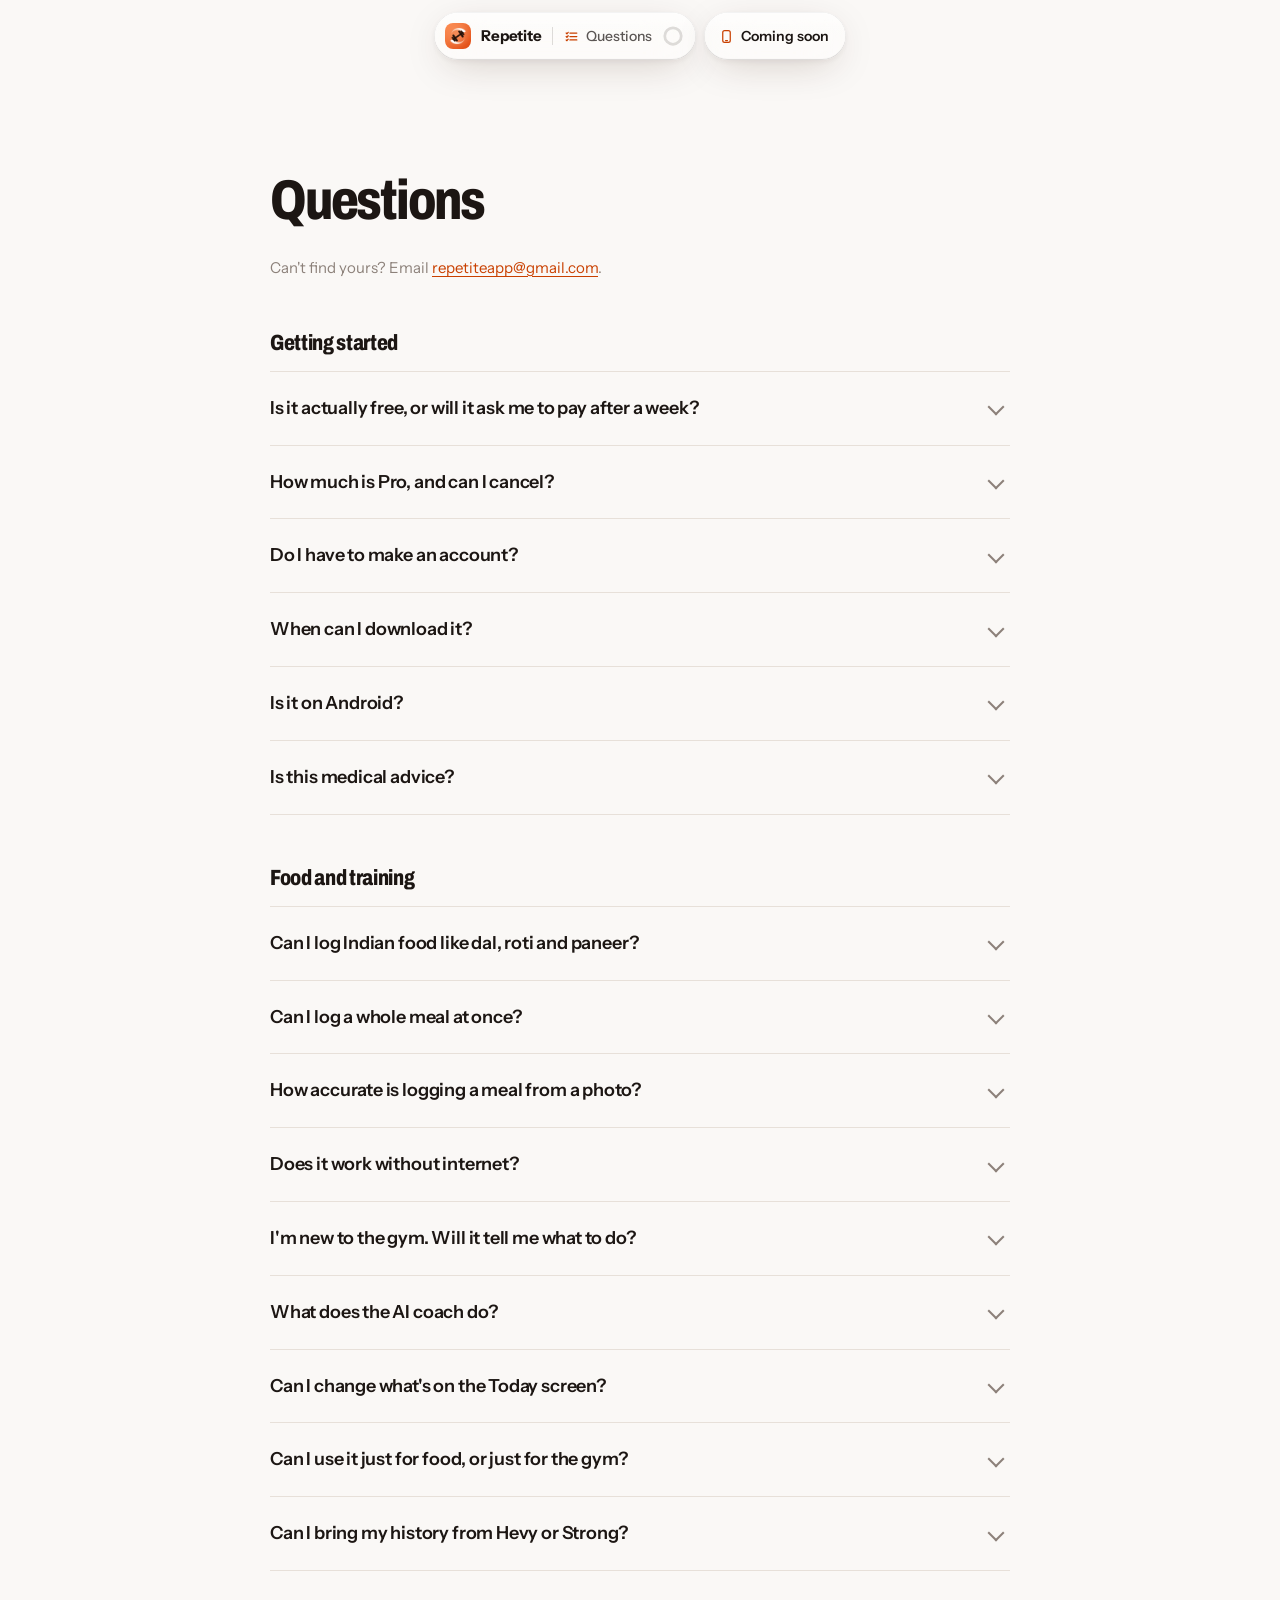
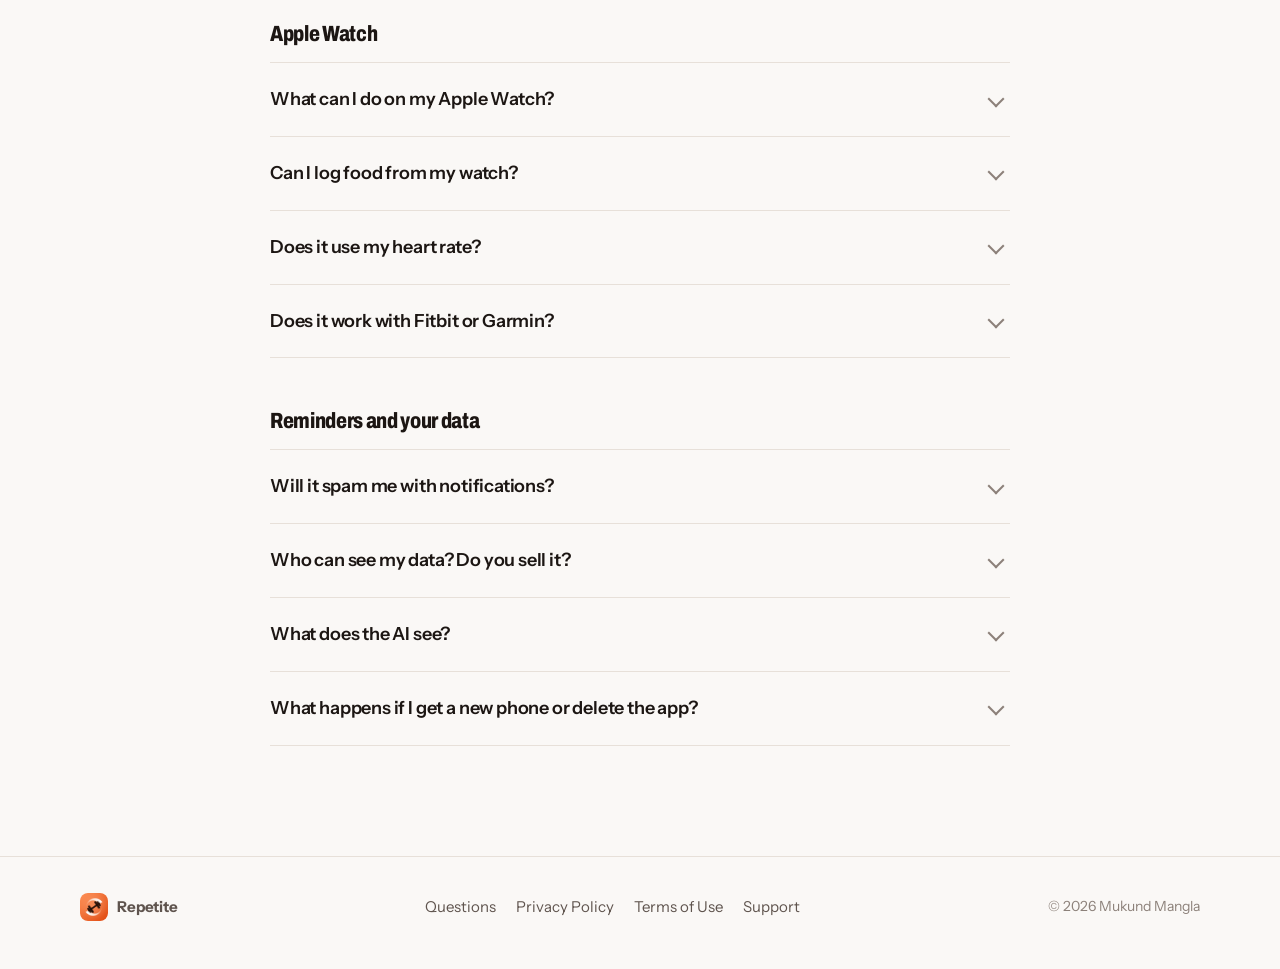
<file: faq.html>
<!doctype html>
<html lang="en">
<head>
<meta charset="utf-8">
<meta name="viewport" content="width=device-width, initial-scale=1, viewport-fit=cover">
<title>Questions · Repetite</title>
<meta name="description" content="Answers to common questions about Repetite.">
<meta name="theme-color" content="#FAF8F6" media="(prefers-color-scheme: light)">
<meta name="theme-color" content="#0E0C0B" media="(prefers-color-scheme: dark)">
<link rel="icon" href="images/icon-64.png" type="image/png">
<link rel="apple-touch-icon" href="images/icon-180.png">
<script>(function(){try{var t=localStorage.getItem("repetite-theme");if(t==="light"||t==="dark")document.documentElement.setAttribute("data-theme",t);}catch(e){}document.documentElement.classList.add("js");})();</script>
<link rel="preconnect" href="https://fonts.googleapis.com">
<link rel="preconnect" href="https://fonts.gstatic.com" crossorigin>
<link rel="stylesheet" href="https://fonts.googleapis.com/css2?family=Archivo:wdth,wght@62..125,500..900&family=Instrument+Sans:wght@400..700&family=Geist+Mono:wght@400;500;600&display=swap">
<link rel="stylesheet" href="style.css?v=8347dac5e9">
<script src="vendor/lenis.min.js" defer></script>
<script src="vendor/lenis-snap.min.js" defer></script>
<script src="site.js?v=1013fe7c12" defer></script>
</head>
<body>
<svg width="0" height="0" style="position:absolute" aria-hidden="true" focusable="false">
  <defs>
    <symbol id="i-check" viewBox="0 0 24 24"><path d="M4.5 12.5l5 5 10-11" fill="none" stroke="currentColor" stroke-width="2.4" stroke-linecap="round" stroke-linejoin="round"/></symbol>
    <symbol id="i-phone" viewBox="0 0 24 24"><g fill="none" stroke="currentColor" stroke-width="2" stroke-linecap="round" stroke-linejoin="round"><rect x="6" y="2.5" width="12" height="19" rx="3"/><path d="M10.5 18.5h3"/></g></symbol>
    <symbol id="i-search" viewBox="0 0 24 24"><g fill="none" stroke="currentColor" stroke-width="2" stroke-linecap="round"><circle cx="11" cy="11" r="6.5"/><path d="M20 20l-4.2-4.2"/></g></symbol>
    <symbol id="i-barcode" viewBox="0 0 24 24"><path d="M4 6v12M8 6v12M11 6v12M15 6v12M18 6v12M20.5 6v12" fill="none" stroke="currentColor" stroke-width="2" stroke-linecap="round"/></symbol>
    <symbol id="i-camera" viewBox="0 0 24 24"><g fill="none" stroke="currentColor" stroke-width="2" stroke-linejoin="round"><path d="M4 8h3l1.6-2.4h6.8L17 8h3v11H4z"/><circle cx="12" cy="13.2" r="3.4"/></g></symbol>
    <symbol id="i-target" viewBox="0 0 24 24"><g fill="none" stroke="currentColor" stroke-width="2"><circle cx="12" cy="12" r="8"/><circle cx="12" cy="12" r="4"/></g><circle cx="12" cy="12" r="1.2" fill="currentColor"/></symbol>
    <symbol id="i-watch" viewBox="0 0 24 24"><g fill="none" stroke="currentColor" stroke-width="2" stroke-linejoin="round"><rect x="6" y="6" width="12" height="12" rx="3.5"/><path d="M9 6l.6-3.5h4.8L15 6M9 18l.6 3.5h4.8L15 18" stroke-linecap="round"/><path d="M18.5 10.5h1.2" stroke-linecap="round"/></g></symbol>
    <symbol id="i-timer" viewBox="0 0 24 24"><g fill="none" stroke="currentColor" stroke-width="2" stroke-linecap="round"><circle cx="12" cy="13.5" r="7.5"/><path d="M12 13.5V9.5M9.5 2.5h5"/></g></symbol>
    <symbol id="i-weights" viewBox="0 0 24 24"><path d="M3.5 9.5v5M6.5 7.5v9M17.5 7.5v9M20.5 9.5v5M6.5 12h11" fill="none" stroke="currentColor" stroke-width="2" stroke-linecap="round"/></symbol>
    <symbol id="i-trend" viewBox="0 0 24 24"><g fill="none" stroke="currentColor" stroke-width="2" stroke-linecap="round" stroke-linejoin="round"><path d="M3.5 17l5.5-5.5 3.5 3.5 7-7.5"/><path d="M15 7.5h4.5V12"/></g></symbol>
    <symbol id="i-scale" viewBox="0 0 24 24"><g fill="none" stroke="currentColor" stroke-width="2" stroke-linejoin="round"><rect x="3.5" y="5" width="17" height="15" rx="4"/><path d="M9 10.5a3 3 0 016 0z"/></g></symbol>
    <symbol id="i-spark" viewBox="0 0 24 24"><path fill="currentColor" d="M12 2.5l1.9 5.6 5.6 1.9-5.6 1.9L12 17.5l-1.9-5.6L4.5 10l5.6-1.9zM18.5 15.5l.9 2.6 2.6.9-2.6.9-.9 2.6-.9-2.6-2.6-.9 2.6-.9z"/></symbol>
    <symbol id="i-bell" viewBox="0 0 24 24"><g fill="none" stroke="currentColor" stroke-width="2" stroke-linejoin="round"><path d="M6 16.5V11a6 6 0 0112 0v5.5l1.5 1.5h-15z"/><path d="M10 20.5a2 2 0 004 0" stroke-linecap="round"/></g></symbol>
    <symbol id="i-grid" viewBox="0 0 24 24"><g fill="none" stroke="currentColor" stroke-width="2"><rect x="3.5" y="3.5" width="7" height="7" rx="2"/><rect x="13.5" y="3.5" width="7" height="7" rx="2"/><rect x="3.5" y="13.5" width="17" height="7" rx="2"/></g></symbol>
    <symbol id="i-wave" viewBox="0 0 24 24"><path d="M3 12h1M7 8v8M11 5v14M15 8.5v7M19 10.5v3" fill="none" stroke="currentColor" stroke-width="2" stroke-linecap="round"/></symbol>
    <symbol id="i-heart" viewBox="0 0 24 24"><path fill="currentColor" d="M12 20.5l-1.3-1.2C6 15.1 3 12.4 3 9a4.6 4.6 0 018.2-2.9L12 7l.8-.9A4.6 4.6 0 0121 9c0 3.4-3 6.1-7.7 10.3z"/></symbol>
    <symbol id="i-list" viewBox="0 0 24 24"><g fill="none" stroke="currentColor" stroke-width="2" stroke-linecap="round" stroke-linejoin="round"><path d="M9.5 6.5h11M9.5 12h11M9.5 17.5h11"/><path d="M3.5 6.5l1.2 1.2 2-2.4M3.5 12l1.2 1.2 2-2.4M3.5 17.5l1.2 1.2 2-2.4"/></g></symbol>
    <symbol id="i-moon" viewBox="0 0 24 24"><path d="M19.5 14.5A8 8 0 019.5 4.5a8 8 0 1010 10z" fill="none" stroke="currentColor" stroke-width="2" stroke-linejoin="round"/></symbol>
    <symbol id="i-sun" viewBox="0 0 24 24"><g fill="none" stroke="currentColor" stroke-width="2" stroke-linecap="round"><circle cx="12" cy="12" r="4"/><path d="M12 2.5v2M12 19.5v2M2.5 12h2M19.5 12h2M5.3 5.3l1.4 1.4M17.3 17.3l1.4 1.4M5.3 18.7l1.4-1.4M17.3 6.7l1.4-1.4"/></g></symbol>
    <symbol id="i-eye-off" viewBox="0 0 24 24"><path d="M3 3l18 18M10.6 6.1A10 10 0 0112 6c5 0 8.5 4.5 9.5 6a17 17 0 01-2.7 3.2M6.4 7.6A16.7 16.7 0 002.5 12c1 1.5 4.5 6 9.5 6a9.3 9.3 0 004.2-1" fill="none" stroke="currentColor" stroke-width="2" stroke-linecap="round"/></symbol>
    <symbol id="i-user" viewBox="0 0 24 24"><g fill="none" stroke="currentColor" stroke-width="2" stroke-linecap="round"><circle cx="12" cy="8" r="4"/><path d="M4.5 20.5c1.2-3.8 4-5.5 7.5-5.5s6.3 1.7 7.5 5.5"/></g></symbol>
    <symbol id="i-trash" viewBox="0 0 24 24"><path d="M4.5 6.5h15M9.5 6.5V4h5v2.5M6.5 6.5l1 14h9l1-14" fill="none" stroke="currentColor" stroke-width="2" stroke-linecap="round" stroke-linejoin="round"/></symbol>
    <symbol id="i-flame" viewBox="0 0 24 24"><path d="M12 21c-3.6 0-6.5-2.6-6.5-6.2 0-3.4 2.6-5.4 3.8-8.3.4 1.6 1.4 2.6 2.4 3 .3-2.6 1.6-5 3.4-6.5-.2 2.6 1 4.6 2.2 6.3A7.5 7.5 0 0118.5 14.8C18.5 18.4 15.6 21 12 21z" fill="none" stroke="currentColor" stroke-width="2" stroke-linejoin="round"/></symbol>
    <symbol id="i-leaf" viewBox="0 0 24 24"><g fill="none" stroke="currentColor" stroke-width="2" stroke-linecap="round" stroke-linejoin="round"><path d="M5 19c0-8 5-13 15-14-.5 10-5.5 15-13.5 15"/><path d="M5 19l7-7"/></g></symbol>
    <symbol id="i-calendar" viewBox="0 0 24 24"><g fill="none" stroke="currentColor" stroke-width="2" stroke-linecap="round"><rect x="3.5" y="5" width="17" height="15.5" rx="3"/><path d="M3.5 10h17M8 3v4M16 3v4"/></g></symbol>
    <symbol id="i-repeat" viewBox="0 0 24 24"><g fill="none" stroke="currentColor" stroke-width="2" stroke-linecap="round" stroke-linejoin="round"><path d="M17 3.5l3 3-3 3"/><path d="M20 6.5H8.5A4.5 4.5 0 004 11v.5M7 20.5l-3-3 3-3"/><path d="M4 17.5h11.5A4.5 4.5 0 0020 13v-.5"/></g></symbol>
    <symbol id="i-layers" viewBox="0 0 24 24"><g fill="none" stroke="currentColor" stroke-width="2" stroke-linejoin="round"><path d="M12 3.5l8.5 4.5-8.5 4.5L3.5 8z"/><path d="M3.5 12.5l8.5 4.5 8.5-4.5M3.5 16.5l8.5 4.5 8.5-4.5"/></g></symbol>
    <symbol id="i-scope" viewBox="0 0 24 24"><g fill="none" stroke="currentColor" stroke-width="2" stroke-linecap="round"><circle cx="12" cy="12" r="7.5"/><path d="M12 2v4M12 18v4M2 12h4M18 12h4"/></g></symbol>
    <symbol id="i-clock" viewBox="0 0 24 24"><g fill="none" stroke="currentColor" stroke-width="2" stroke-linecap="round"><circle cx="12" cy="12" r="8.5"/><path d="M12 7.5V12l3 2"/></g></symbol>
    <symbol id="i-tap" viewBox="0 0 24 24"><g fill="none" stroke="currentColor" stroke-width="2" stroke-linecap="round" stroke-linejoin="round"><path d="M9.5 11V5.5a1.75 1.75 0 013.5 0V11"/><path d="M13 9.5a1.75 1.75 0 013.5 0V12a1.75 1.75 0 013.5 0v2.5a7 7 0 01-7 7h-.5a7 7 0 01-6-3.4L4 15.4a1.8 1.8 0 012.9-2.1l2.6 2.7"/></g></symbol>
    <symbol id="i-lock" viewBox="0 0 24 24"><g fill="none" stroke="currentColor" stroke-width="2" stroke-linejoin="round"><rect x="4.5" y="10.5" width="15" height="10" rx="2.5"/><path d="M8 10.5V8a4 4 0 018 0v2.5"/></g></symbol>
    <symbol id="i-flash" viewBox="0 0 24 24"><path d="M9 2.5h6l-1 5h3.5L9.5 21.5 11 12H7.5z" fill="none" stroke="currentColor" stroke-width="2" stroke-linejoin="round"/></symbol>
    <symbol id="i-speaker" viewBox="0 0 24 24"><g fill="none" stroke="currentColor" stroke-width="2" stroke-linecap="round" stroke-linejoin="round"><path d="M4 9.5h3.5L12 5.5v13l-4.5-4H4z"/><path d="M15.5 9a4 4 0 010 6M18 6.5a7.5 7.5 0 010 11"/></g></symbol>
    <symbol id="i-music" viewBox="0 0 24 24"><g fill="none" stroke="currentColor" stroke-width="2" stroke-linecap="round" stroke-linejoin="round"><path d="M9 18V5.5l11-2V16"/><circle cx="6.5" cy="18" r="2.5"/><circle cx="17.5" cy="16" r="2.5"/></g></symbol>
    <symbol id="i-play" viewBox="0 0 24 24"><path fill="currentColor" d="M7 4.5v15a1 1 0 001.5.9l12-7.5a1 1 0 000-1.8l-12-7.5A1 1 0 007 4.5z"/></symbol>
    <symbol id="i-pause" viewBox="0 0 24 24"><path fill="currentColor" d="M6.5 4.5h3.5v15H6.5zM14 4.5h3.5v15H14z"/></symbol>
    <symbol id="i-swap" viewBox="0 0 24 24"><g fill="none" stroke="currentColor" stroke-width="2" stroke-linecap="round" stroke-linejoin="round"><path d="M16.5 3.5l3.5 3.5-3.5 3.5M20 7H8M7.5 20.5L4 17l3.5-3.5M4 17h12"/></g></symbol>
    <symbol id="i-chat" viewBox="0 0 24 24"><path d="M4 6.5A3 3 0 017 3.5h10a3 3 0 013 3v7a3 3 0 01-3 3h-6l-4.5 4v-4H7a3 3 0 01-3-3z" fill="none" stroke="currentColor" stroke-width="2" stroke-linejoin="round"/></symbol>
    <symbol id="i-up" viewBox="0 0 24 24"><path d="M12 19V5M6 11l6-6 6 6" fill="none" stroke="currentColor" stroke-width="2.4" stroke-linecap="round" stroke-linejoin="round"/></symbol>
    <symbol id="i-left" viewBox="0 0 24 24"><path d="M15 5l-7 7 7 7" fill="none" stroke="currentColor" stroke-width="2.2" stroke-linecap="round" stroke-linejoin="round"/></symbol>
    <symbol id="i-right" viewBox="0 0 24 24"><path d="M9 5l7 7-7 7" fill="none" stroke="currentColor" stroke-width="2.2" stroke-linecap="round" stroke-linejoin="round"/></symbol>
    <symbol id="i-drop" viewBox="0 0 24 24"><path d="M12 3.5c3 4 6 7.2 6 10.5a6 6 0 01-12 0c0-3.3 3-6.5 6-10.5z" fill="none" stroke="currentColor" stroke-width="2" stroke-linejoin="round"/></symbol>
    <symbol id="i-jar" viewBox="0 0 24 24"><g fill="none" stroke="currentColor" stroke-width="2" stroke-linejoin="round"><rect x="6.5" y="3.5" width="11" height="4" rx="1.5"/><path d="M5.5 7.5h13v11a2.5 2.5 0 01-2.5 2.5H8a2.5 2.5 0 01-2.5-2.5z"/><path d="M9 13h6" stroke-linecap="round"/></g></symbol>
    <symbol id="i-fork" viewBox="0 0 24 24"><path d="M7 3v7a2 2 0 002 2v9M5 3v5M9 3v5M16.5 21V3.5c-2 0-3.5 2.5-3.5 6.5v3h3.5" fill="none" stroke="currentColor" stroke-width="2" stroke-linecap="round" stroke-linejoin="round"/></symbol>
  </defs>
</svg>
<div class="isl-shell">
  <nav class="isl" aria-label="Main">
    <button class="isl-pill" type="button" aria-expanded="false" aria-controls="isl-panel">
      <img class="isl-icon" src="images/icon-64.png" alt="" width="26" height="26">
      <span class="isl-name">Repetite</span>
      <span class="isl-now"><span class="isl-now-in"><svg aria-hidden="true"><use href="#i-list"/></svg><span>Questions</span></span></span>
      <svg class="isl-ring" viewBox="0 0 24 24" aria-hidden="true"><circle class="t" cx="12" cy="12" r="9"/><circle class="f" cx="12" cy="12" r="9" pathLength="100"/></svg>
      <span class="visually-hidden">, menu</span>
    </button>
    <div class="isl-panel" id="isl-panel" data-lenis-prevent>
      <div class="isl-top">
        <a class="isl-brand" href="./"><img src="images/icon-64.png" alt="" width="28" height="28">Repetite</a>
        <span class="isl-where" aria-hidden="true">You're on <b>Questions</b></span>
        <button class="theme-toggle" type="button" aria-label="Switch to dark mode" aria-pressed="false"><span class="tt-bar"></span><span class="tt-plate"><span class="tt-ring"></span><svg class="tt-sun" aria-hidden="true"><use href="#i-sun"/></svg><svg class="tt-moon" aria-hidden="true"><use href="#i-moon"/></svg></span></button>
        <button class="isl-close" type="button" aria-label="Close the menu"><svg viewBox="0 0 12 12" aria-hidden="true"><path d="M3 3l6 6M9 3l-6 6"/></svg></button>
      </div>
      <div class="isl-cols"><div class="isl-col app"><p class="isl-h">The app</p><div class="isl-list"><a class="isl-link" href="./#tour" style="--i:0"><svg aria-hidden="true"><use href="#i-tap"/></svg><span>Tour</span></a><a class="isl-link" href="./#wrist" style="--i:1"><svg aria-hidden="true"><use href="#i-watch"/></svg><span>Apple Watch</span></a><a class="isl-link" href="./#reminders" style="--i:2"><svg aria-hidden="true"><use href="#i-bell"/></svg><span>Reminders</span></a><a class="isl-link" href="./#rest" style="--i:3"><svg aria-hidden="true"><use href="#i-timer"/></svg><span>Rest timer</span></a><a class="isl-link" href="./#skincare" style="--i:4"><svg aria-hidden="true"><use href="#i-drop"/></svg><span>Skincare</span></a><a class="isl-link" href="./#coach" style="--i:5"><svg aria-hidden="true"><use href="#i-chat"/></svg><span>AI coach</span></a><a class="isl-link" href="./#privacy" style="--i:6"><svg aria-hidden="true"><use href="#i-lock"/></svg><span>Privacy</span></a></div></div><div class="isl-col"><p class="isl-h">Get it</p><div class="isl-list"><a class="isl-link" href="./#pricing" style="--i:7"><svg aria-hidden="true"><use href="#i-spark"/></svg><span>Pricing</span></a><a class="isl-link" href="./#faq" style="--i:8"><svg aria-hidden="true"><use href="#i-list"/></svg><span>FAQ</span></a></div><a class="isl-big" href="./#pricing"><svg aria-hidden="true"><use href="#i-phone"/></svg><span><small>Coming soon to the</small><strong>App Store</strong></span></a></div></div>
      <a class="isl-big wide" href="./#pricing"><svg aria-hidden="true"><use href="#i-phone"/></svg><span><small>Coming soon to the</small><strong>App Store</strong></span></a>
    </div>
  </nav>
  <a class="isl-cta" href="./#pricing" aria-label="Coming soon to the App Store"><svg aria-hidden="true"><use href="#i-phone"/></svg><span>Coming soon</span></a>
</div>
<main class="legal">
<div class="wrap">
<span class="eyebrow">Help</span>
<h1>Questions</h1>
<p class="updated">Can't find yours? Email <a href="mailto:repetiteapp@gmail.com">repetiteapp@gmail.com</a>.</p>

<h2>Getting started</h2>
<div class="faq faq-page"><div class="faq-list">
  <details><summary>Is it actually free, or will it ask me to pay after a week?</summary><p>It's free for good, with no ads. Logging food and workouts, barcode scanning, the rest timer, reminders, widgets and the Apple Watch app never cost anything, and Free includes 3 AI food logs and 3 coach messages a day. Pro adds unlimited AI, next-session targets after your first 14 days, every weekly check-in, all-time charts and extra Today cards.</p></details>
  <details><summary>How much is Pro, and can I cancel?</summary><p><span data-inr="₹249 a month or ₹1,499 a year">$7.99 a month or $49.99 a year</span>. There's no trial: instead, Free gives you next-session targets for 14 days and your first weekly check-in, so you see Pro with your own numbers first. Cancel any time in your App Store settings.</p></details>
  <details><summary>Do I have to make an account?</summary><p>No. Open it and start logging. Sign in only if you want a cloud backup.</p></details>
  <details><summary>When can I download it?</summary><p>Soon, on the App Store. Want a heads-up? Email <a href="mailto:repetiteapp@gmail.com">repetiteapp@gmail.com</a>.</p></details>
  <details><summary>Is it on Android?</summary><p>Not yet. iPhone comes first; Android is planned after the iPhone launch.</p></details>
  <details><summary>Is this medical advice?</summary><p>No. It helps you track and plan, but it's not a doctor or dietitian. Check with a doctor before a big change. More in the <a href="terms.html">Terms of Use</a>.</p></details>
</div></div>

<h2>Food and training</h2>
<div class="faq faq-page"><div class="faq-list">
  <details><summary>Can I log Indian food like dal, roti and paneer?</summary><p>Yes. Indian dishes come from India's official food tables (IFCT), and amounts work the way you'd say them: "2 roti", "dal 200 g".</p></details>
  <details><summary>Can I log a whole meal at once?</summary><p>Yes. Type it in one line, like "2 rotis, dal, 100 g paneer", or say it. Each food is found with where its numbers come from, and one tap logs them all.</p></details>
  <details><summary>How accurate is logging a meal from a photo?</summary><p>It's a good estimate, not a lab test. You see every food and portion and can fix anything before it's saved.</p></details>
  <details><summary>Does it work without internet?</summary><p>Mostly. Food search, whole meals, logging and workouts all work offline. Only the AI features need a connection.</p></details>
  <details><summary>I'm new to the gym. Will it tell me what to do?</summary><p>Yes. Answer five questions and it builds you a plan. For your first 14 days it also gives you the weight and reps to aim for on every set; after that, that's Pro.</p></details>
  <details><summary>What does the AI coach do?</summary><p>It answers questions about your food and training, knowing your recent logs. It can suggest a change, like new targets or a swap in today's workout, but nothing changes until you tap Apply.</p></details>
  <details><summary>Can I change what's on the Today screen?</summary><p>Yes. In Settings → Today screen, turn cards on or off and drag them into order. Pro adds your streak, recent bests and a 30-day weight trend.</p></details>
  <details><summary>Can I use it just for food, or just for the gym?</summary><p>Yes. Use the half you need. The other half stays out of your way.</p></details>
  <details><summary>Can I bring my history from Hevy or Strong?</summary><p>Yes. Export it there, import it here, and your past lifts and records come with it.</p></details>
</div></div>

<h2>Apple Watch</h2>
<div class="faq faq-page"><div class="faq-list">
  <details><summary>What can I do on my Apple Watch?</summary><p>Start your workout and log sets with the Crown, or with a double tap on Apple Watch Series 9 and later, and feel a tap when rest is up, even with your iPhone left at home. Lower your wrist and the screen still shows your next set or the rest counting down.</p></details>
  <details><summary>Can I log food from my watch?</summary><p>Yes. One tap logs your usual meal, a protein food or a glass of water, or ask Siri: "Log food in Repetite." Food needs your iPhone nearby.</p></details>
  <details><summary>Does it use my heart rate?</summary><p>During a workout started on the watch, yes. Rest tells you when your heart rate is back down, and the workout saves to Apple Health with your heart rate and calories.</p></details>
  <details><summary>Does it work with Fitbit or Garmin?</summary><p>Yes, through Apple Health: sleep, heart rate, steps and calories come in on their own.</p></details>
</div></div>

<h2>Reminders and your data</h2>
<div class="faq faq-page"><div class="faq-list">
  <details><summary>Will it spam me with notifications?</summary><p>No. A reminder only comes when something's missing, and never in your quiet hours. You choose which kinds you get.</p></details>
  <details><summary>Who can see my data? Do you sell it?</summary><p>Your logs stay on your device. We don't sell data, and there are no ad trackers. The <a href="privacy.html">Privacy Policy</a> has the details.</p></details>
  <details><summary>What does the AI see?</summary><p>Only when you use an AI feature, and it asks first. Just what that answer needs is sent, through our server, to the AI service.</p></details>
  <details><summary>What happens if I get a new phone or delete the app?</summary><p>Without an account, deleting the app deletes your logs. Sign in for a daily cloud backup and a new phone gets everything back.</p></details>
</div></div>
</div>
</main>
<footer class="site-footer">
  <div class="wrap">
    <a class="brand" href="./"><img src="images/icon-64.png" alt="" width="28" height="28">Repetite</a>
    <nav aria-label="Footer">
      <a href="faq.html">Questions</a>
      <a href="privacy.html">Privacy Policy</a>
      <a href="terms.html">Terms of Use</a>
      <a href="mailto:repetiteapp@gmail.com">Support</a>
    </nav>
    <small>© 2026 Mukund Mangla</small>
  </div>
</footer>
</body>
</html>
</file>
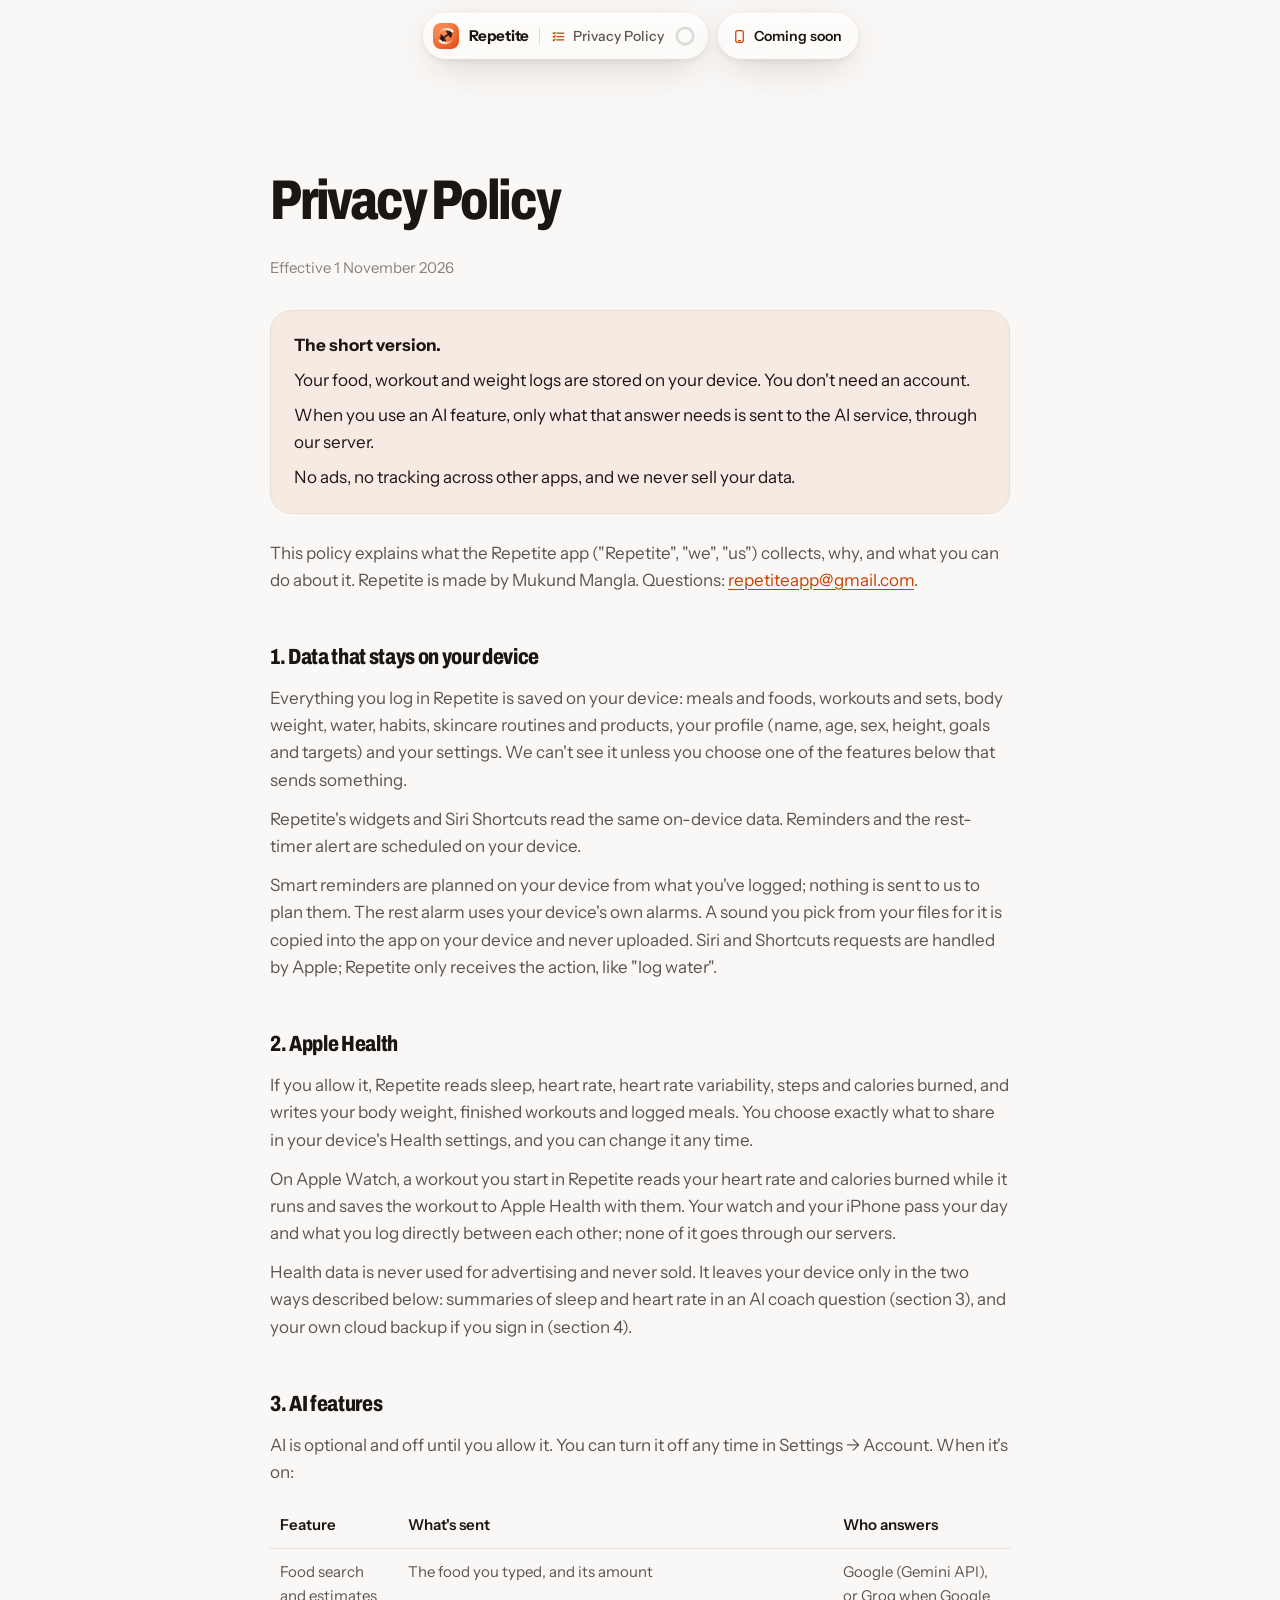
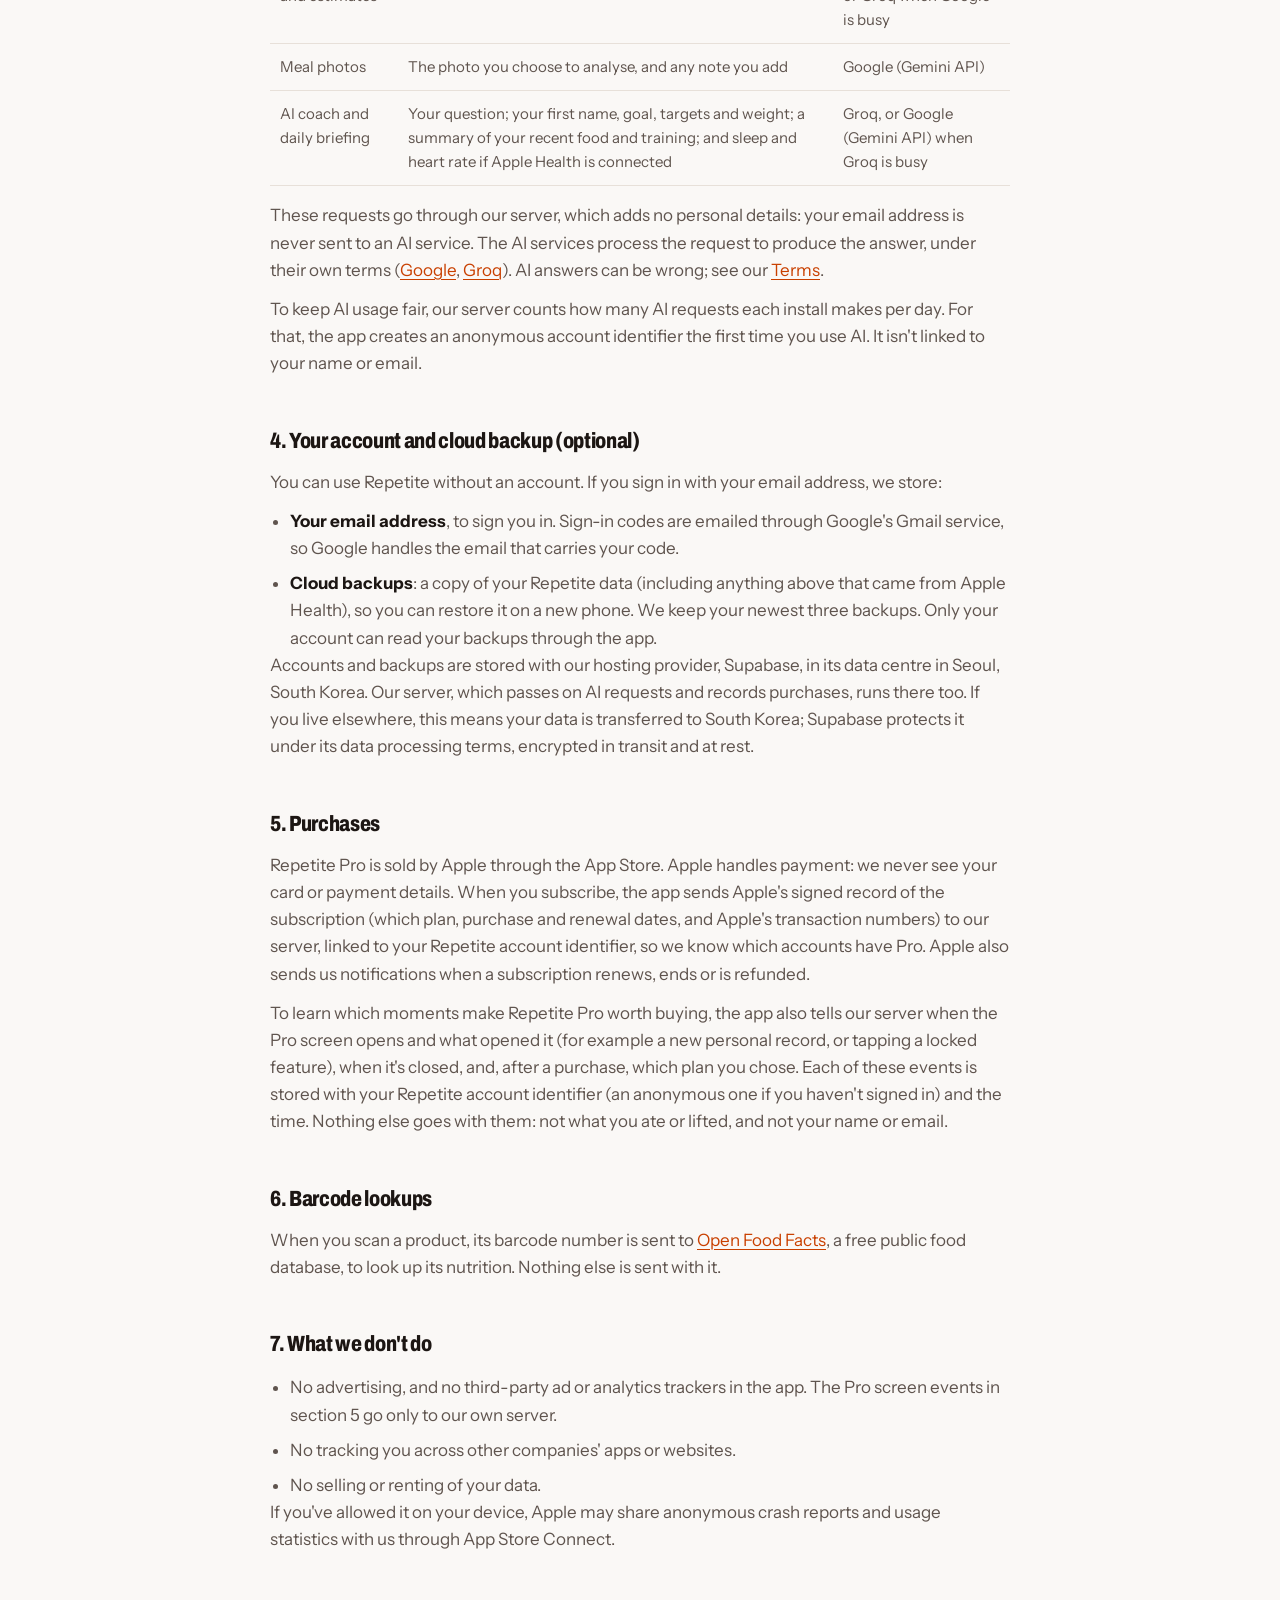
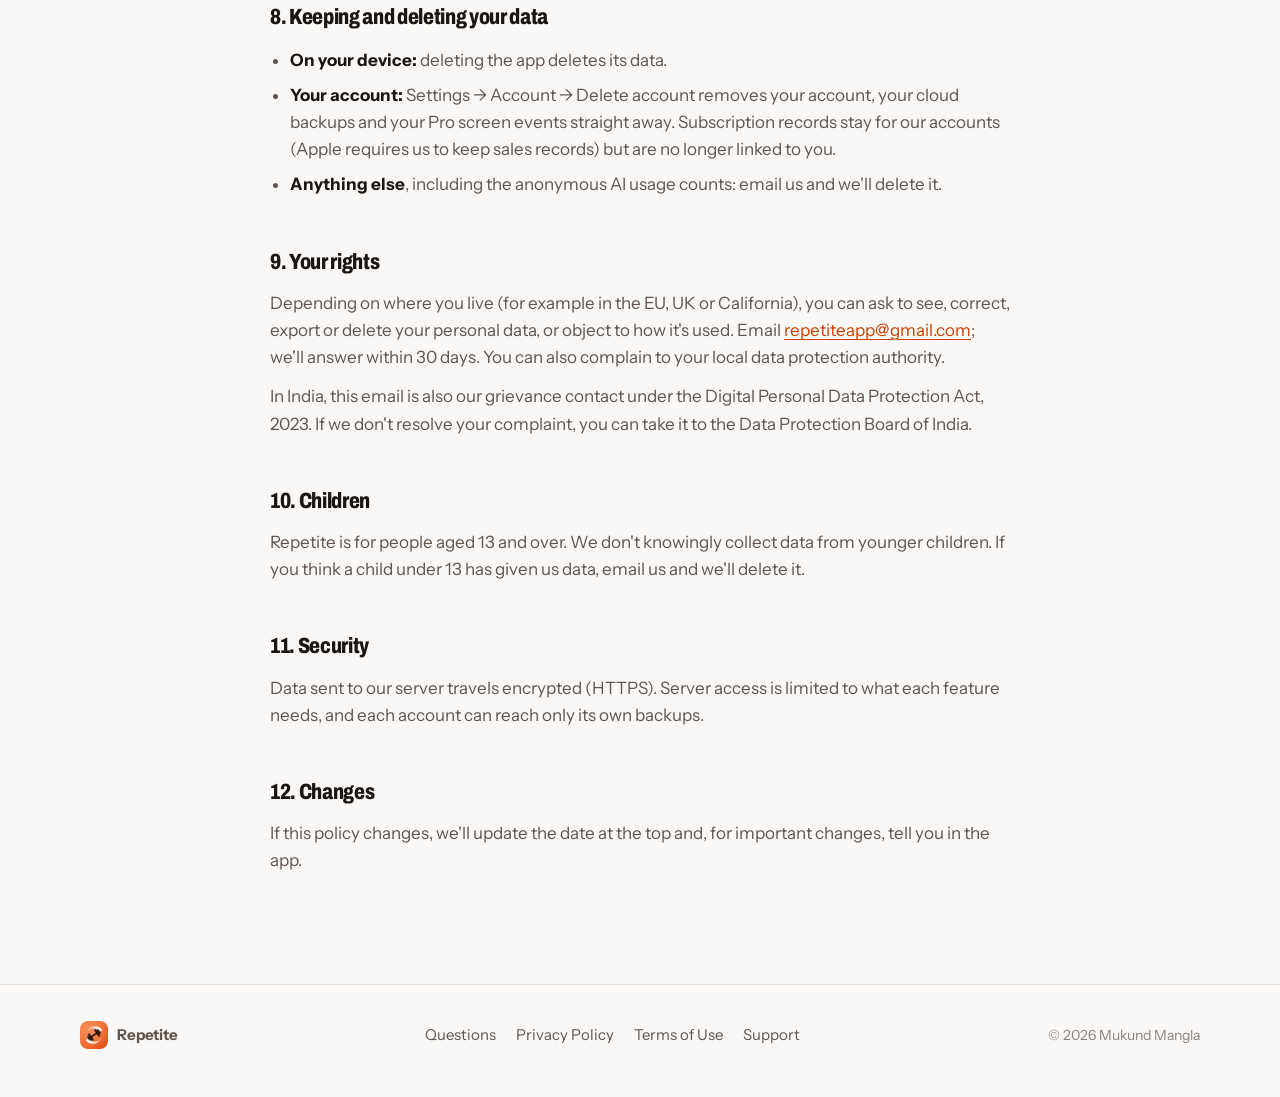
<file: privacy.html>
<!doctype html>
<html lang="en">
<head>
<meta charset="utf-8">
<meta name="viewport" content="width=device-width, initial-scale=1, viewport-fit=cover">
<title>Privacy Policy · Repetite</title>
<meta name="description" content="How Repetite handles your data.">
<meta name="theme-color" content="#FAF8F6" media="(prefers-color-scheme: light)">
<meta name="theme-color" content="#0E0C0B" media="(prefers-color-scheme: dark)">
<link rel="icon" href="images/icon-64.png" type="image/png">
<link rel="apple-touch-icon" href="images/icon-180.png">
<script>(function(){try{var t=localStorage.getItem("repetite-theme");if(t==="light"||t==="dark")document.documentElement.setAttribute("data-theme",t);}catch(e){}document.documentElement.classList.add("js");})();</script>
<link rel="preconnect" href="https://fonts.googleapis.com">
<link rel="preconnect" href="https://fonts.gstatic.com" crossorigin>
<link rel="stylesheet" href="https://fonts.googleapis.com/css2?family=Archivo:wdth,wght@62..125,500..900&family=Instrument+Sans:wght@400..700&family=Geist+Mono:wght@400;500;600&display=swap">
<link rel="stylesheet" href="style.css?v=8347dac5e9">
<script src="vendor/lenis.min.js" defer></script>
<script src="vendor/lenis-snap.min.js" defer></script>
<script src="site.js?v=1013fe7c12" defer></script>
</head>
<body>
<svg width="0" height="0" style="position:absolute" aria-hidden="true" focusable="false">
  <defs>
    <symbol id="i-check" viewBox="0 0 24 24"><path d="M4.5 12.5l5 5 10-11" fill="none" stroke="currentColor" stroke-width="2.4" stroke-linecap="round" stroke-linejoin="round"/></symbol>
    <symbol id="i-phone" viewBox="0 0 24 24"><g fill="none" stroke="currentColor" stroke-width="2" stroke-linecap="round" stroke-linejoin="round"><rect x="6" y="2.5" width="12" height="19" rx="3"/><path d="M10.5 18.5h3"/></g></symbol>
    <symbol id="i-search" viewBox="0 0 24 24"><g fill="none" stroke="currentColor" stroke-width="2" stroke-linecap="round"><circle cx="11" cy="11" r="6.5"/><path d="M20 20l-4.2-4.2"/></g></symbol>
    <symbol id="i-barcode" viewBox="0 0 24 24"><path d="M4 6v12M8 6v12M11 6v12M15 6v12M18 6v12M20.5 6v12" fill="none" stroke="currentColor" stroke-width="2" stroke-linecap="round"/></symbol>
    <symbol id="i-camera" viewBox="0 0 24 24"><g fill="none" stroke="currentColor" stroke-width="2" stroke-linejoin="round"><path d="M4 8h3l1.6-2.4h6.8L17 8h3v11H4z"/><circle cx="12" cy="13.2" r="3.4"/></g></symbol>
    <symbol id="i-target" viewBox="0 0 24 24"><g fill="none" stroke="currentColor" stroke-width="2"><circle cx="12" cy="12" r="8"/><circle cx="12" cy="12" r="4"/></g><circle cx="12" cy="12" r="1.2" fill="currentColor"/></symbol>
    <symbol id="i-watch" viewBox="0 0 24 24"><g fill="none" stroke="currentColor" stroke-width="2" stroke-linejoin="round"><rect x="6" y="6" width="12" height="12" rx="3.5"/><path d="M9 6l.6-3.5h4.8L15 6M9 18l.6 3.5h4.8L15 18" stroke-linecap="round"/><path d="M18.5 10.5h1.2" stroke-linecap="round"/></g></symbol>
    <symbol id="i-timer" viewBox="0 0 24 24"><g fill="none" stroke="currentColor" stroke-width="2" stroke-linecap="round"><circle cx="12" cy="13.5" r="7.5"/><path d="M12 13.5V9.5M9.5 2.5h5"/></g></symbol>
    <symbol id="i-weights" viewBox="0 0 24 24"><path d="M3.5 9.5v5M6.5 7.5v9M17.5 7.5v9M20.5 9.5v5M6.5 12h11" fill="none" stroke="currentColor" stroke-width="2" stroke-linecap="round"/></symbol>
    <symbol id="i-trend" viewBox="0 0 24 24"><g fill="none" stroke="currentColor" stroke-width="2" stroke-linecap="round" stroke-linejoin="round"><path d="M3.5 17l5.5-5.5 3.5 3.5 7-7.5"/><path d="M15 7.5h4.5V12"/></g></symbol>
    <symbol id="i-scale" viewBox="0 0 24 24"><g fill="none" stroke="currentColor" stroke-width="2" stroke-linejoin="round"><rect x="3.5" y="5" width="17" height="15" rx="4"/><path d="M9 10.5a3 3 0 016 0z"/></g></symbol>
    <symbol id="i-spark" viewBox="0 0 24 24"><path fill="currentColor" d="M12 2.5l1.9 5.6 5.6 1.9-5.6 1.9L12 17.5l-1.9-5.6L4.5 10l5.6-1.9zM18.5 15.5l.9 2.6 2.6.9-2.6.9-.9 2.6-.9-2.6-2.6-.9 2.6-.9z"/></symbol>
    <symbol id="i-bell" viewBox="0 0 24 24"><g fill="none" stroke="currentColor" stroke-width="2" stroke-linejoin="round"><path d="M6 16.5V11a6 6 0 0112 0v5.5l1.5 1.5h-15z"/><path d="M10 20.5a2 2 0 004 0" stroke-linecap="round"/></g></symbol>
    <symbol id="i-grid" viewBox="0 0 24 24"><g fill="none" stroke="currentColor" stroke-width="2"><rect x="3.5" y="3.5" width="7" height="7" rx="2"/><rect x="13.5" y="3.5" width="7" height="7" rx="2"/><rect x="3.5" y="13.5" width="17" height="7" rx="2"/></g></symbol>
    <symbol id="i-wave" viewBox="0 0 24 24"><path d="M3 12h1M7 8v8M11 5v14M15 8.5v7M19 10.5v3" fill="none" stroke="currentColor" stroke-width="2" stroke-linecap="round"/></symbol>
    <symbol id="i-heart" viewBox="0 0 24 24"><path fill="currentColor" d="M12 20.5l-1.3-1.2C6 15.1 3 12.4 3 9a4.6 4.6 0 018.2-2.9L12 7l.8-.9A4.6 4.6 0 0121 9c0 3.4-3 6.1-7.7 10.3z"/></symbol>
    <symbol id="i-list" viewBox="0 0 24 24"><g fill="none" stroke="currentColor" stroke-width="2" stroke-linecap="round" stroke-linejoin="round"><path d="M9.5 6.5h11M9.5 12h11M9.5 17.5h11"/><path d="M3.5 6.5l1.2 1.2 2-2.4M3.5 12l1.2 1.2 2-2.4M3.5 17.5l1.2 1.2 2-2.4"/></g></symbol>
    <symbol id="i-moon" viewBox="0 0 24 24"><path d="M19.5 14.5A8 8 0 019.5 4.5a8 8 0 1010 10z" fill="none" stroke="currentColor" stroke-width="2" stroke-linejoin="round"/></symbol>
    <symbol id="i-sun" viewBox="0 0 24 24"><g fill="none" stroke="currentColor" stroke-width="2" stroke-linecap="round"><circle cx="12" cy="12" r="4"/><path d="M12 2.5v2M12 19.5v2M2.5 12h2M19.5 12h2M5.3 5.3l1.4 1.4M17.3 17.3l1.4 1.4M5.3 18.7l1.4-1.4M17.3 6.7l1.4-1.4"/></g></symbol>
    <symbol id="i-eye-off" viewBox="0 0 24 24"><path d="M3 3l18 18M10.6 6.1A10 10 0 0112 6c5 0 8.5 4.5 9.5 6a17 17 0 01-2.7 3.2M6.4 7.6A16.7 16.7 0 002.5 12c1 1.5 4.5 6 9.5 6a9.3 9.3 0 004.2-1" fill="none" stroke="currentColor" stroke-width="2" stroke-linecap="round"/></symbol>
    <symbol id="i-user" viewBox="0 0 24 24"><g fill="none" stroke="currentColor" stroke-width="2" stroke-linecap="round"><circle cx="12" cy="8" r="4"/><path d="M4.5 20.5c1.2-3.8 4-5.5 7.5-5.5s6.3 1.7 7.5 5.5"/></g></symbol>
    <symbol id="i-trash" viewBox="0 0 24 24"><path d="M4.5 6.5h15M9.5 6.5V4h5v2.5M6.5 6.5l1 14h9l1-14" fill="none" stroke="currentColor" stroke-width="2" stroke-linecap="round" stroke-linejoin="round"/></symbol>
    <symbol id="i-flame" viewBox="0 0 24 24"><path d="M12 21c-3.6 0-6.5-2.6-6.5-6.2 0-3.4 2.6-5.4 3.8-8.3.4 1.6 1.4 2.6 2.4 3 .3-2.6 1.6-5 3.4-6.5-.2 2.6 1 4.6 2.2 6.3A7.5 7.5 0 0118.5 14.8C18.5 18.4 15.6 21 12 21z" fill="none" stroke="currentColor" stroke-width="2" stroke-linejoin="round"/></symbol>
    <symbol id="i-leaf" viewBox="0 0 24 24"><g fill="none" stroke="currentColor" stroke-width="2" stroke-linecap="round" stroke-linejoin="round"><path d="M5 19c0-8 5-13 15-14-.5 10-5.5 15-13.5 15"/><path d="M5 19l7-7"/></g></symbol>
    <symbol id="i-calendar" viewBox="0 0 24 24"><g fill="none" stroke="currentColor" stroke-width="2" stroke-linecap="round"><rect x="3.5" y="5" width="17" height="15.5" rx="3"/><path d="M3.5 10h17M8 3v4M16 3v4"/></g></symbol>
    <symbol id="i-repeat" viewBox="0 0 24 24"><g fill="none" stroke="currentColor" stroke-width="2" stroke-linecap="round" stroke-linejoin="round"><path d="M17 3.5l3 3-3 3"/><path d="M20 6.5H8.5A4.5 4.5 0 004 11v.5M7 20.5l-3-3 3-3"/><path d="M4 17.5h11.5A4.5 4.5 0 0020 13v-.5"/></g></symbol>
    <symbol id="i-layers" viewBox="0 0 24 24"><g fill="none" stroke="currentColor" stroke-width="2" stroke-linejoin="round"><path d="M12 3.5l8.5 4.5-8.5 4.5L3.5 8z"/><path d="M3.5 12.5l8.5 4.5 8.5-4.5M3.5 16.5l8.5 4.5 8.5-4.5"/></g></symbol>
    <symbol id="i-scope" viewBox="0 0 24 24"><g fill="none" stroke="currentColor" stroke-width="2" stroke-linecap="round"><circle cx="12" cy="12" r="7.5"/><path d="M12 2v4M12 18v4M2 12h4M18 12h4"/></g></symbol>
    <symbol id="i-clock" viewBox="0 0 24 24"><g fill="none" stroke="currentColor" stroke-width="2" stroke-linecap="round"><circle cx="12" cy="12" r="8.5"/><path d="M12 7.5V12l3 2"/></g></symbol>
    <symbol id="i-tap" viewBox="0 0 24 24"><g fill="none" stroke="currentColor" stroke-width="2" stroke-linecap="round" stroke-linejoin="round"><path d="M9.5 11V5.5a1.75 1.75 0 013.5 0V11"/><path d="M13 9.5a1.75 1.75 0 013.5 0V12a1.75 1.75 0 013.5 0v2.5a7 7 0 01-7 7h-.5a7 7 0 01-6-3.4L4 15.4a1.8 1.8 0 012.9-2.1l2.6 2.7"/></g></symbol>
    <symbol id="i-lock" viewBox="0 0 24 24"><g fill="none" stroke="currentColor" stroke-width="2" stroke-linejoin="round"><rect x="4.5" y="10.5" width="15" height="10" rx="2.5"/><path d="M8 10.5V8a4 4 0 018 0v2.5"/></g></symbol>
    <symbol id="i-flash" viewBox="0 0 24 24"><path d="M9 2.5h6l-1 5h3.5L9.5 21.5 11 12H7.5z" fill="none" stroke="currentColor" stroke-width="2" stroke-linejoin="round"/></symbol>
    <symbol id="i-speaker" viewBox="0 0 24 24"><g fill="none" stroke="currentColor" stroke-width="2" stroke-linecap="round" stroke-linejoin="round"><path d="M4 9.5h3.5L12 5.5v13l-4.5-4H4z"/><path d="M15.5 9a4 4 0 010 6M18 6.5a7.5 7.5 0 010 11"/></g></symbol>
    <symbol id="i-music" viewBox="0 0 24 24"><g fill="none" stroke="currentColor" stroke-width="2" stroke-linecap="round" stroke-linejoin="round"><path d="M9 18V5.5l11-2V16"/><circle cx="6.5" cy="18" r="2.5"/><circle cx="17.5" cy="16" r="2.5"/></g></symbol>
    <symbol id="i-play" viewBox="0 0 24 24"><path fill="currentColor" d="M7 4.5v15a1 1 0 001.5.9l12-7.5a1 1 0 000-1.8l-12-7.5A1 1 0 007 4.5z"/></symbol>
    <symbol id="i-pause" viewBox="0 0 24 24"><path fill="currentColor" d="M6.5 4.5h3.5v15H6.5zM14 4.5h3.5v15H14z"/></symbol>
    <symbol id="i-swap" viewBox="0 0 24 24"><g fill="none" stroke="currentColor" stroke-width="2" stroke-linecap="round" stroke-linejoin="round"><path d="M16.5 3.5l3.5 3.5-3.5 3.5M20 7H8M7.5 20.5L4 17l3.5-3.5M4 17h12"/></g></symbol>
    <symbol id="i-chat" viewBox="0 0 24 24"><path d="M4 6.5A3 3 0 017 3.5h10a3 3 0 013 3v7a3 3 0 01-3 3h-6l-4.5 4v-4H7a3 3 0 01-3-3z" fill="none" stroke="currentColor" stroke-width="2" stroke-linejoin="round"/></symbol>
    <symbol id="i-up" viewBox="0 0 24 24"><path d="M12 19V5M6 11l6-6 6 6" fill="none" stroke="currentColor" stroke-width="2.4" stroke-linecap="round" stroke-linejoin="round"/></symbol>
    <symbol id="i-left" viewBox="0 0 24 24"><path d="M15 5l-7 7 7 7" fill="none" stroke="currentColor" stroke-width="2.2" stroke-linecap="round" stroke-linejoin="round"/></symbol>
    <symbol id="i-right" viewBox="0 0 24 24"><path d="M9 5l7 7-7 7" fill="none" stroke="currentColor" stroke-width="2.2" stroke-linecap="round" stroke-linejoin="round"/></symbol>
    <symbol id="i-drop" viewBox="0 0 24 24"><path d="M12 3.5c3 4 6 7.2 6 10.5a6 6 0 01-12 0c0-3.3 3-6.5 6-10.5z" fill="none" stroke="currentColor" stroke-width="2" stroke-linejoin="round"/></symbol>
    <symbol id="i-jar" viewBox="0 0 24 24"><g fill="none" stroke="currentColor" stroke-width="2" stroke-linejoin="round"><rect x="6.5" y="3.5" width="11" height="4" rx="1.5"/><path d="M5.5 7.5h13v11a2.5 2.5 0 01-2.5 2.5H8a2.5 2.5 0 01-2.5-2.5z"/><path d="M9 13h6" stroke-linecap="round"/></g></symbol>
    <symbol id="i-fork" viewBox="0 0 24 24"><path d="M7 3v7a2 2 0 002 2v9M5 3v5M9 3v5M16.5 21V3.5c-2 0-3.5 2.5-3.5 6.5v3h3.5" fill="none" stroke="currentColor" stroke-width="2" stroke-linecap="round" stroke-linejoin="round"/></symbol>
  </defs>
</svg>
<div class="isl-shell">
  <nav class="isl" aria-label="Main">
    <button class="isl-pill" type="button" aria-expanded="false" aria-controls="isl-panel">
      <img class="isl-icon" src="images/icon-64.png" alt="" width="26" height="26">
      <span class="isl-name">Repetite</span>
      <span class="isl-now"><span class="isl-now-in"><svg aria-hidden="true"><use href="#i-list"/></svg><span>Privacy Policy</span></span></span>
      <svg class="isl-ring" viewBox="0 0 24 24" aria-hidden="true"><circle class="t" cx="12" cy="12" r="9"/><circle class="f" cx="12" cy="12" r="9" pathLength="100"/></svg>
      <span class="visually-hidden">, menu</span>
    </button>
    <div class="isl-panel" id="isl-panel" data-lenis-prevent>
      <div class="isl-top">
        <a class="isl-brand" href="./"><img src="images/icon-64.png" alt="" width="28" height="28">Repetite</a>
        <span class="isl-where" aria-hidden="true">You're on <b>Privacy Policy</b></span>
        <button class="theme-toggle" type="button" aria-label="Switch to dark mode" aria-pressed="false"><span class="tt-bar"></span><span class="tt-plate"><span class="tt-ring"></span><svg class="tt-sun" aria-hidden="true"><use href="#i-sun"/></svg><svg class="tt-moon" aria-hidden="true"><use href="#i-moon"/></svg></span></button>
        <button class="isl-close" type="button" aria-label="Close the menu"><svg viewBox="0 0 12 12" aria-hidden="true"><path d="M3 3l6 6M9 3l-6 6"/></svg></button>
      </div>
      <div class="isl-cols"><div class="isl-col app"><p class="isl-h">The app</p><div class="isl-list"><a class="isl-link" href="./#tour" style="--i:0"><svg aria-hidden="true"><use href="#i-tap"/></svg><span>Tour</span></a><a class="isl-link" href="./#wrist" style="--i:1"><svg aria-hidden="true"><use href="#i-watch"/></svg><span>Apple Watch</span></a><a class="isl-link" href="./#reminders" style="--i:2"><svg aria-hidden="true"><use href="#i-bell"/></svg><span>Reminders</span></a><a class="isl-link" href="./#rest" style="--i:3"><svg aria-hidden="true"><use href="#i-timer"/></svg><span>Rest timer</span></a><a class="isl-link" href="./#skincare" style="--i:4"><svg aria-hidden="true"><use href="#i-drop"/></svg><span>Skincare</span></a><a class="isl-link" href="./#coach" style="--i:5"><svg aria-hidden="true"><use href="#i-chat"/></svg><span>AI coach</span></a><a class="isl-link" href="./#privacy" style="--i:6"><svg aria-hidden="true"><use href="#i-lock"/></svg><span>Privacy</span></a></div></div><div class="isl-col"><p class="isl-h">Get it</p><div class="isl-list"><a class="isl-link" href="./#pricing" style="--i:7"><svg aria-hidden="true"><use href="#i-spark"/></svg><span>Pricing</span></a><a class="isl-link" href="./#faq" style="--i:8"><svg aria-hidden="true"><use href="#i-list"/></svg><span>FAQ</span></a></div><a class="isl-big" href="./#pricing"><svg aria-hidden="true"><use href="#i-phone"/></svg><span><small>Coming soon to the</small><strong>App Store</strong></span></a></div></div>
      <a class="isl-big wide" href="./#pricing"><svg aria-hidden="true"><use href="#i-phone"/></svg><span><small>Coming soon to the</small><strong>App Store</strong></span></a>
    </div>
  </nav>
  <a class="isl-cta" href="./#pricing" aria-label="Coming soon to the App Store"><svg aria-hidden="true"><use href="#i-phone"/></svg><span>Coming soon</span></a>
</div>
<main class="legal">
<div class="wrap">
<span class="eyebrow">Legal</span>
<h1>Privacy Policy</h1>
<p class="updated">Effective 1 November 2026</p>

<div class="summary">
<p><strong>The short version.</strong></p>
<p>Your food, workout and weight logs are stored on your device. You don't need an account.</p>
<p>When you use an AI feature, only what that answer needs is sent to the AI service, through our server.</p>
<p>No ads, no tracking across other apps, and we never sell your data.</p>
</div>

<p>This policy explains what the Repetite app ("Repetite", "we", "us") collects, why, and what you can do about it. Repetite is made by Mukund Mangla. Questions: <a href="mailto:repetiteapp@gmail.com">repetiteapp@gmail.com</a>.</p>

<h2>1. Data that stays on your device</h2>
<p>Everything you log in Repetite is saved on your device: meals and foods, workouts and sets, body weight, water, habits, skincare routines and products, your profile (name, age, sex, height, goals and targets) and your settings. We can't see it unless you choose one of the features below that sends something.</p>
<p>Repetite's widgets and Siri Shortcuts read the same on-device data. Reminders and the rest-timer alert are scheduled on your device.</p>

<p>Smart reminders are planned on your device from what you've logged; nothing is sent to us to plan them. The rest alarm uses your device's own alarms. A sound you pick from your files for it is copied into the app on your device and never uploaded. Siri and Shortcuts requests are handled by Apple; Repetite only receives the action, like "log water".</p>

<h2>2. Apple Health</h2>
<p>If you allow it, Repetite reads sleep, heart rate, heart rate variability, steps and calories burned, and writes your body weight, finished workouts and logged meals. You choose exactly what to share in your device's Health settings, and you can change it any time.</p>
<p>On Apple Watch, a workout you start in Repetite reads your heart rate and calories burned while it runs and saves the workout to Apple Health with them. Your watch and your iPhone pass your day and what you log directly between each other; none of it goes through our servers.</p>
<p>Health data is never used for advertising and never sold. It leaves your device only in the two ways described below: summaries of sleep and heart rate in an AI coach question (section 3), and your own cloud backup if you sign in (section 4).</p>

<h2>3. AI features</h2>
<p>AI is optional and off until you allow it. You can turn it off any time in Settings → Account. When it's on:</p>
<div class="table-scroll"><table>
<tr><th>Feature</th><th>What's sent</th><th>Who answers</th></tr>
<tr><td>Food search and estimates</td><td>The food you typed, and its amount</td><td>Google (Gemini API), or Groq when Google is busy</td></tr>
<tr><td>Meal photos</td><td>The photo you choose to analyse, and any note you add</td><td>Google (Gemini API)</td></tr>
<tr><td>AI coach and daily briefing</td><td>Your question; your first name, goal, targets and weight; a summary of your recent food and training; and sleep and heart rate if Apple Health is connected</td><td>Groq, or Google (Gemini API) when Groq is busy</td></tr>
</table></div>
<p>These requests go through our server, which adds no personal details: your email address is never sent to an AI service. The AI services process the request to produce the answer, under their own terms (<a href="https://policies.google.com/privacy">Google</a>, <a href="https://groq.com/privacy-policy/">Groq</a>). AI answers can be wrong; see our <a href="terms.html">Terms</a>.</p>
<p>To keep AI usage fair, our server counts how many AI requests each install makes per day. For that, the app creates an anonymous account identifier the first time you use AI. It isn't linked to your name or email.</p>

<h2>4. Your account and cloud backup (optional)</h2>
<p>You can use Repetite without an account. If you sign in with your email address, we store:</p>
<ul>
<li><strong>Your email address</strong>, to sign you in. Sign-in codes are emailed through Google's Gmail service, so Google handles the email that carries your code.</li>
<li><strong>Cloud backups</strong>: a copy of your Repetite data (including anything above that came from Apple Health), so you can restore it on a new phone. We keep your newest three backups. Only your account can read your backups through the app.</li>
</ul>
<p>Accounts and backups are stored with our hosting provider, Supabase, in its data centre in Seoul, South Korea. Our server, which passes on AI requests and records purchases, runs there too. If you live elsewhere, this means your data is transferred to South Korea; Supabase protects it under its data processing terms, encrypted in transit and at rest.</p>

<h2>5. Purchases</h2>
<p>Repetite Pro is sold by Apple through the App Store. Apple handles payment: we never see your card or payment details. When you subscribe, the app sends Apple's signed record of the subscription (which plan, purchase and renewal dates, and Apple's transaction numbers) to our server, linked to your Repetite account identifier, so we know which accounts have Pro. Apple also sends us notifications when a subscription renews, ends or is refunded.</p>
<p>To learn which moments make Repetite Pro worth buying, the app also tells our server when the Pro screen opens and what opened it (for example a new personal record, or tapping a locked feature), when it's closed, and, after a purchase, which plan you chose. Each of these events is stored with your Repetite account identifier (an anonymous one if you haven't signed in) and the time. Nothing else goes with them: not what you ate or lifted, and not your name or email.</p>

<h2>6. Barcode lookups</h2>
<p>When you scan a product, its barcode number is sent to <a href="https://world.openfoodfacts.org">Open Food Facts</a>, a free public food database, to look up its nutrition. Nothing else is sent with it.</p>

<h2>7. What we don't do</h2>
<ul>
<li>No advertising, and no third-party ad or analytics trackers in the app. The Pro screen events in section 5 go only to our own server.</li>
<li>No tracking you across other companies' apps or websites.</li>
<li>No selling or renting of your data.</li>
</ul>
<p>If you've allowed it on your device, Apple may share anonymous crash reports and usage statistics with us through App Store Connect.</p>

<h2>8. Keeping and deleting your data</h2>
<ul>
<li><strong>On your device:</strong> deleting the app deletes its data.</li>
<li><strong>Your account:</strong> Settings → Account → Delete account removes your account, your cloud backups and your Pro screen events straight away. Subscription records stay for our accounts (Apple requires us to keep sales records) but are no longer linked to you.</li>
<li><strong>Anything else</strong>, including the anonymous AI usage counts: email us and we'll delete it.</li>
</ul>

<h2>9. Your rights</h2>
<p>Depending on where you live (for example in the EU, UK or California), you can ask to see, correct, export or delete your personal data, or object to how it's used. Email <a href="mailto:repetiteapp@gmail.com">repetiteapp@gmail.com</a>; we'll answer within 30 days. You can also complain to your local data protection authority.</p>
<p>In India, this email is also our grievance contact under the Digital Personal Data Protection Act, 2023. If we don't resolve your complaint, you can take it to the Data Protection Board of India.</p>

<h2>10. Children</h2>
<p>Repetite is for people aged 13 and over. We don't knowingly collect data from younger children. If you think a child under 13 has given us data, email us and we'll delete it.</p>

<h2>11. Security</h2>
<p>Data sent to our server travels encrypted (HTTPS). Server access is limited to what each feature needs, and each account can reach only its own backups.</p>

<h2>12. Changes</h2>
<p>If this policy changes, we'll update the date at the top and, for important changes, tell you in the app.</p>
</div>
</main>
<footer class="site-footer">
  <div class="wrap">
    <a class="brand" href="./"><img src="images/icon-64.png" alt="" width="28" height="28">Repetite</a>
    <nav aria-label="Footer">
      <a href="faq.html">Questions</a>
      <a href="privacy.html">Privacy Policy</a>
      <a href="terms.html">Terms of Use</a>
      <a href="mailto:repetiteapp@gmail.com">Support</a>
    </nav>
    <small>© 2026 Mukund Mangla</small>
  </div>
</footer>
</body>
</html>
</file>
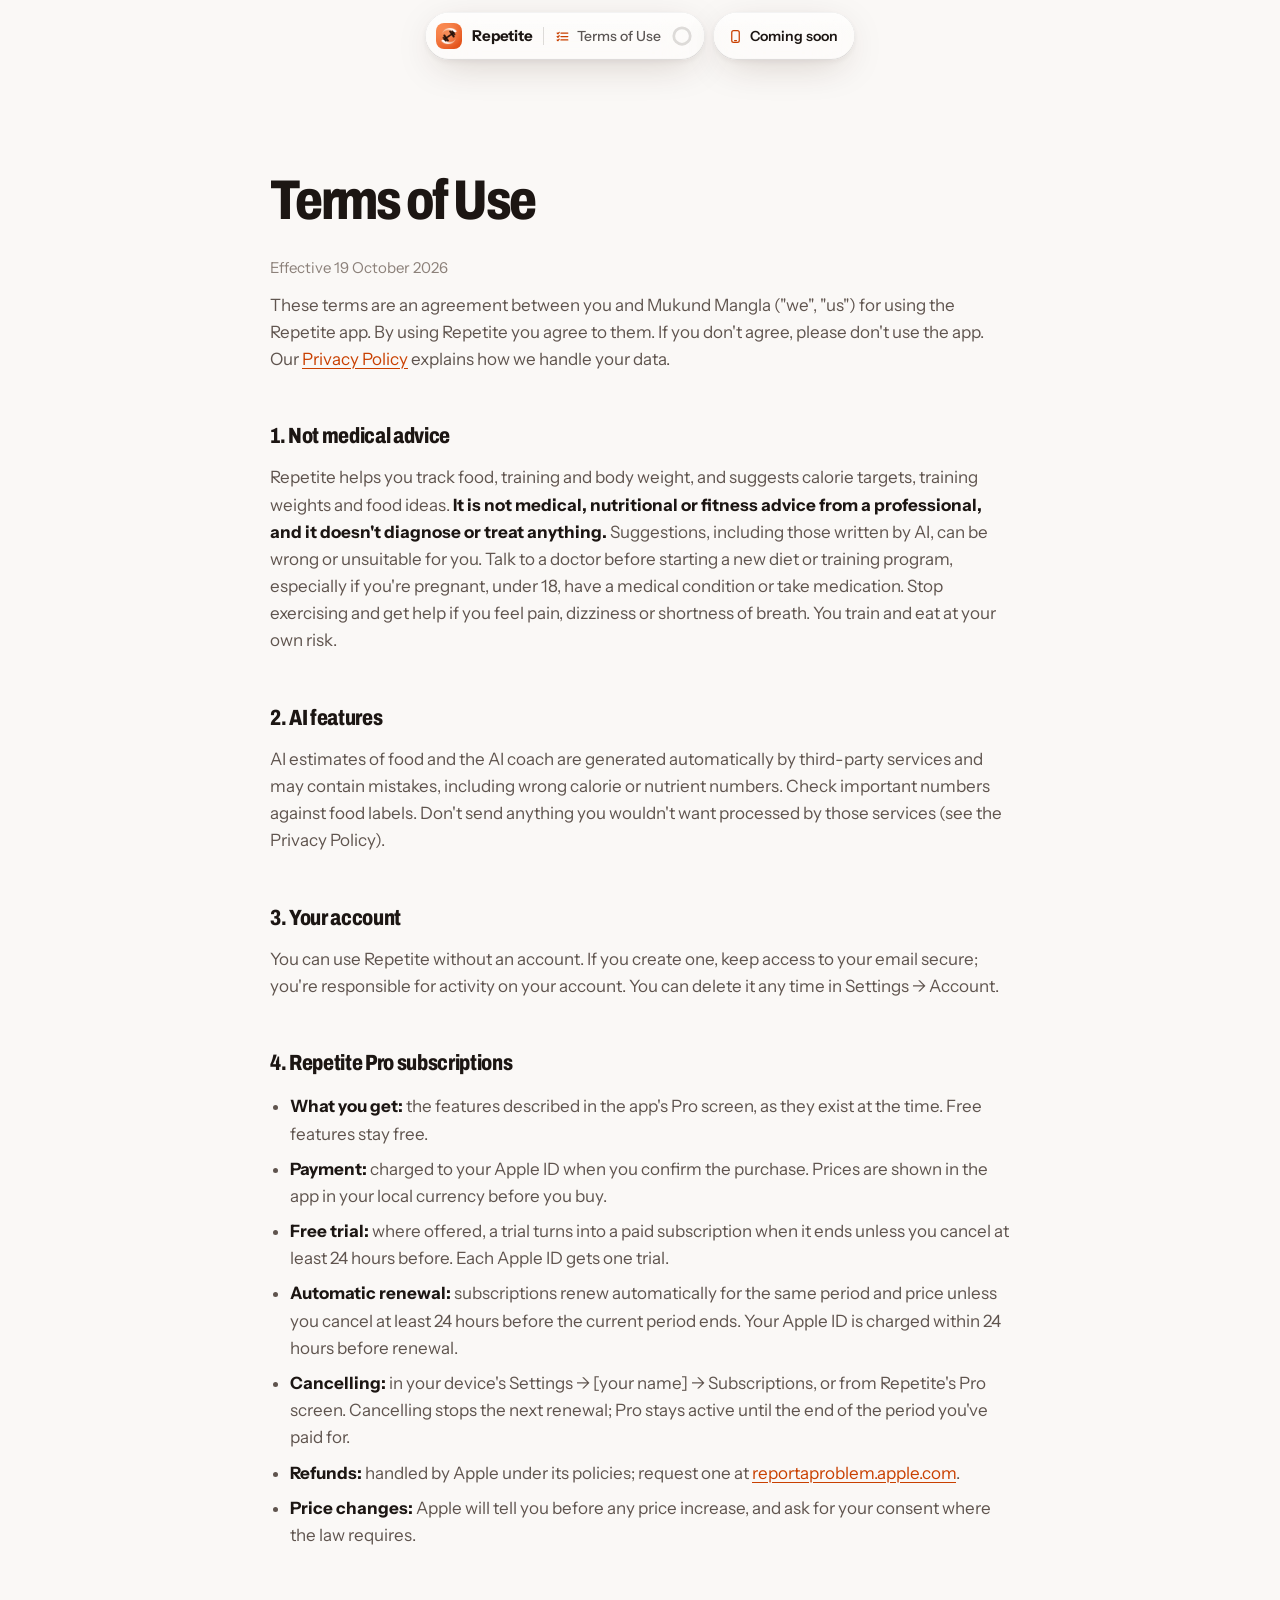
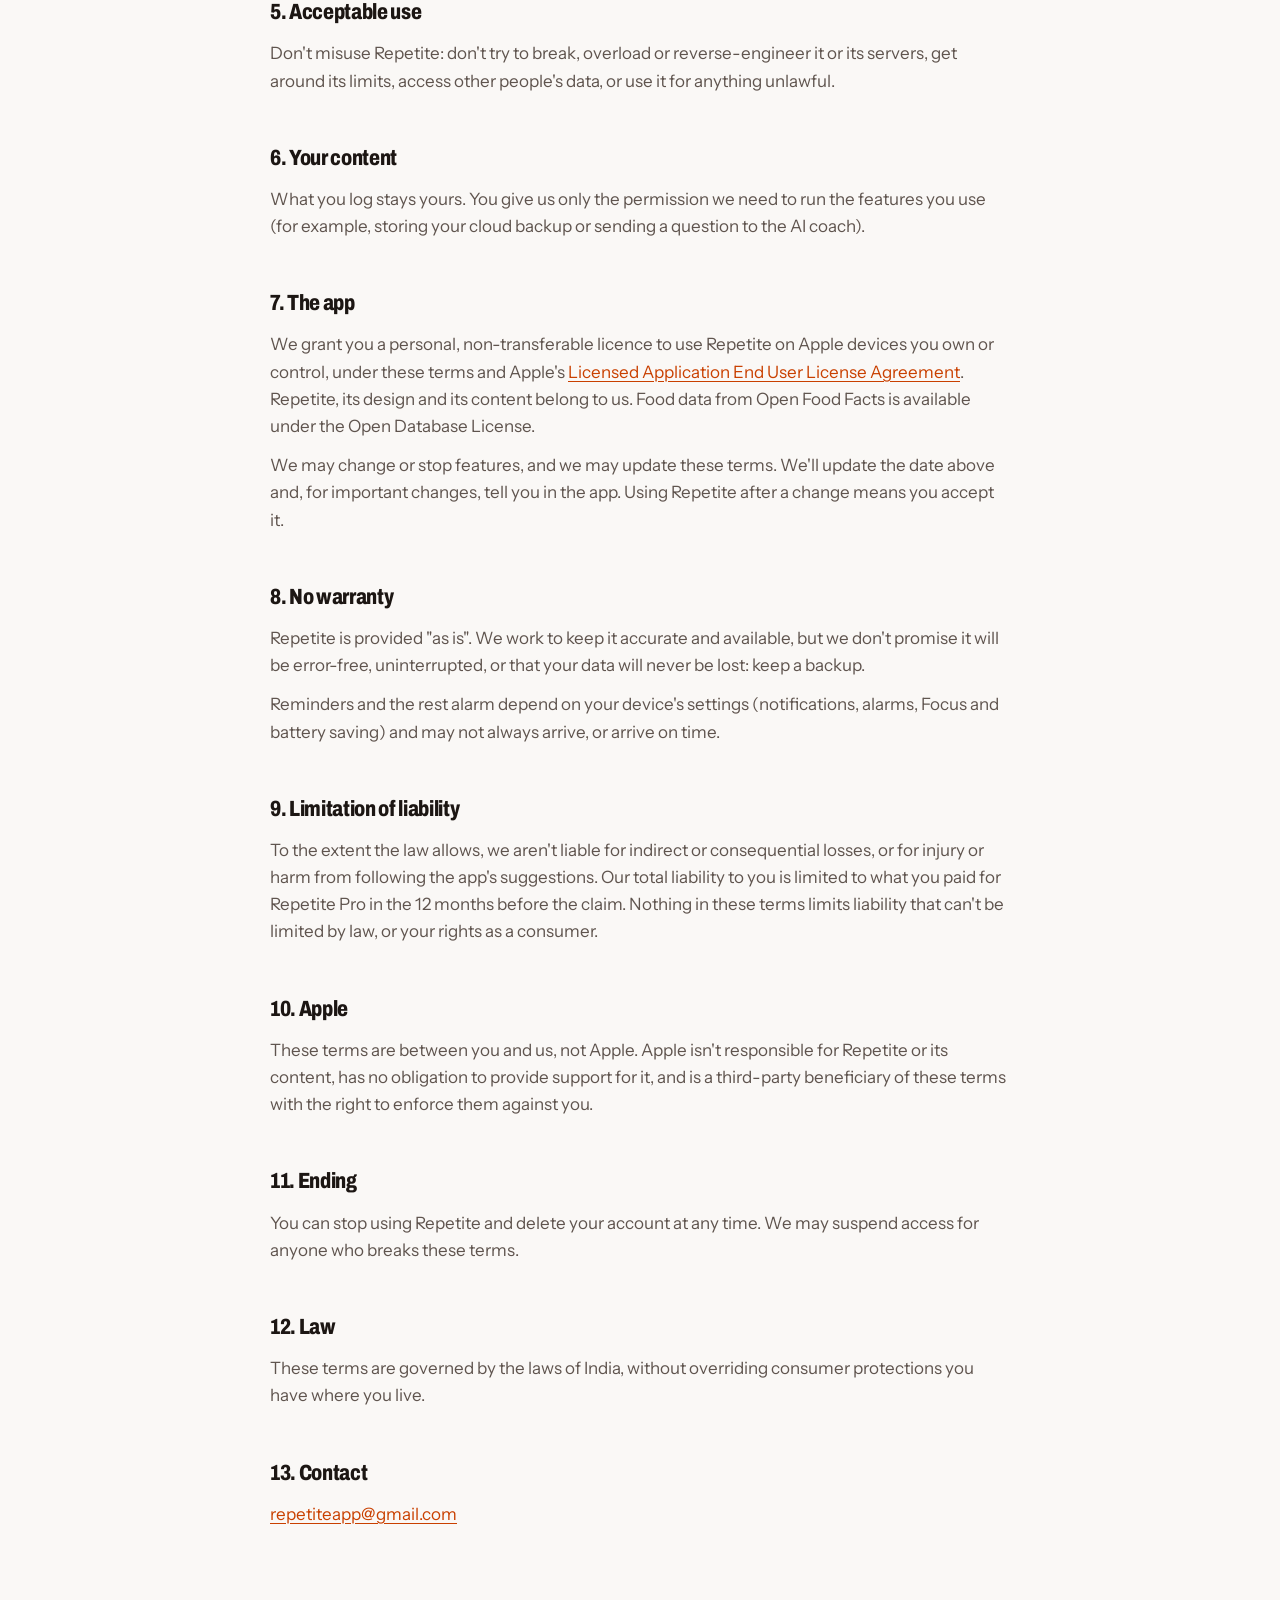
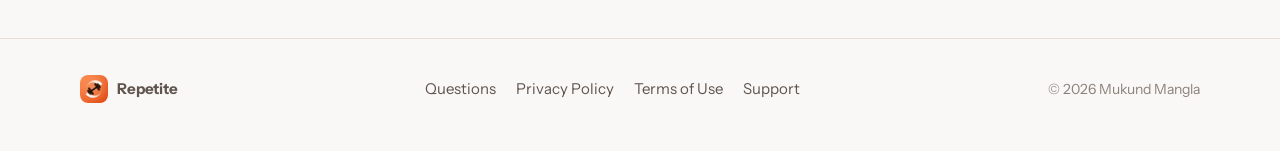
<file: terms.html>
<!doctype html>
<html lang="en">
<head>
<meta charset="utf-8">
<meta name="viewport" content="width=device-width, initial-scale=1, viewport-fit=cover">
<title>Terms of Use · Repetite</title>
<meta name="description" content="The terms for using Repetite and Repetite Pro.">
<meta name="theme-color" content="#FAF8F6" media="(prefers-color-scheme: light)">
<meta name="theme-color" content="#0E0C0B" media="(prefers-color-scheme: dark)">
<link rel="icon" href="images/icon-64.png" type="image/png">
<link rel="apple-touch-icon" href="images/icon-180.png">
<script>(function(){try{var t=localStorage.getItem("repetite-theme");if(t==="light"||t==="dark")document.documentElement.setAttribute("data-theme",t);}catch(e){}document.documentElement.classList.add("js");})();</script>
<link rel="preconnect" href="https://fonts.googleapis.com">
<link rel="preconnect" href="https://fonts.gstatic.com" crossorigin>
<link rel="stylesheet" href="https://fonts.googleapis.com/css2?family=Archivo:wdth,wght@62..125,500..900&family=Instrument+Sans:wght@400..700&family=Geist+Mono:wght@400;500;600&display=swap">
<link rel="stylesheet" href="style.css?v=8347dac5e9">
<script src="vendor/lenis.min.js" defer></script>
<script src="vendor/lenis-snap.min.js" defer></script>
<script src="site.js?v=1013fe7c12" defer></script>
</head>
<body>
<svg width="0" height="0" style="position:absolute" aria-hidden="true" focusable="false">
  <defs>
    <symbol id="i-check" viewBox="0 0 24 24"><path d="M4.5 12.5l5 5 10-11" fill="none" stroke="currentColor" stroke-width="2.4" stroke-linecap="round" stroke-linejoin="round"/></symbol>
    <symbol id="i-phone" viewBox="0 0 24 24"><g fill="none" stroke="currentColor" stroke-width="2" stroke-linecap="round" stroke-linejoin="round"><rect x="6" y="2.5" width="12" height="19" rx="3"/><path d="M10.5 18.5h3"/></g></symbol>
    <symbol id="i-search" viewBox="0 0 24 24"><g fill="none" stroke="currentColor" stroke-width="2" stroke-linecap="round"><circle cx="11" cy="11" r="6.5"/><path d="M20 20l-4.2-4.2"/></g></symbol>
    <symbol id="i-barcode" viewBox="0 0 24 24"><path d="M4 6v12M8 6v12M11 6v12M15 6v12M18 6v12M20.5 6v12" fill="none" stroke="currentColor" stroke-width="2" stroke-linecap="round"/></symbol>
    <symbol id="i-camera" viewBox="0 0 24 24"><g fill="none" stroke="currentColor" stroke-width="2" stroke-linejoin="round"><path d="M4 8h3l1.6-2.4h6.8L17 8h3v11H4z"/><circle cx="12" cy="13.2" r="3.4"/></g></symbol>
    <symbol id="i-target" viewBox="0 0 24 24"><g fill="none" stroke="currentColor" stroke-width="2"><circle cx="12" cy="12" r="8"/><circle cx="12" cy="12" r="4"/></g><circle cx="12" cy="12" r="1.2" fill="currentColor"/></symbol>
    <symbol id="i-watch" viewBox="0 0 24 24"><g fill="none" stroke="currentColor" stroke-width="2" stroke-linejoin="round"><rect x="6" y="6" width="12" height="12" rx="3.5"/><path d="M9 6l.6-3.5h4.8L15 6M9 18l.6 3.5h4.8L15 18" stroke-linecap="round"/><path d="M18.5 10.5h1.2" stroke-linecap="round"/></g></symbol>
    <symbol id="i-timer" viewBox="0 0 24 24"><g fill="none" stroke="currentColor" stroke-width="2" stroke-linecap="round"><circle cx="12" cy="13.5" r="7.5"/><path d="M12 13.5V9.5M9.5 2.5h5"/></g></symbol>
    <symbol id="i-weights" viewBox="0 0 24 24"><path d="M3.5 9.5v5M6.5 7.5v9M17.5 7.5v9M20.5 9.5v5M6.5 12h11" fill="none" stroke="currentColor" stroke-width="2" stroke-linecap="round"/></symbol>
    <symbol id="i-trend" viewBox="0 0 24 24"><g fill="none" stroke="currentColor" stroke-width="2" stroke-linecap="round" stroke-linejoin="round"><path d="M3.5 17l5.5-5.5 3.5 3.5 7-7.5"/><path d="M15 7.5h4.5V12"/></g></symbol>
    <symbol id="i-scale" viewBox="0 0 24 24"><g fill="none" stroke="currentColor" stroke-width="2" stroke-linejoin="round"><rect x="3.5" y="5" width="17" height="15" rx="4"/><path d="M9 10.5a3 3 0 016 0z"/></g></symbol>
    <symbol id="i-spark" viewBox="0 0 24 24"><path fill="currentColor" d="M12 2.5l1.9 5.6 5.6 1.9-5.6 1.9L12 17.5l-1.9-5.6L4.5 10l5.6-1.9zM18.5 15.5l.9 2.6 2.6.9-2.6.9-.9 2.6-.9-2.6-2.6-.9 2.6-.9z"/></symbol>
    <symbol id="i-bell" viewBox="0 0 24 24"><g fill="none" stroke="currentColor" stroke-width="2" stroke-linejoin="round"><path d="M6 16.5V11a6 6 0 0112 0v5.5l1.5 1.5h-15z"/><path d="M10 20.5a2 2 0 004 0" stroke-linecap="round"/></g></symbol>
    <symbol id="i-grid" viewBox="0 0 24 24"><g fill="none" stroke="currentColor" stroke-width="2"><rect x="3.5" y="3.5" width="7" height="7" rx="2"/><rect x="13.5" y="3.5" width="7" height="7" rx="2"/><rect x="3.5" y="13.5" width="17" height="7" rx="2"/></g></symbol>
    <symbol id="i-wave" viewBox="0 0 24 24"><path d="M3 12h1M7 8v8M11 5v14M15 8.5v7M19 10.5v3" fill="none" stroke="currentColor" stroke-width="2" stroke-linecap="round"/></symbol>
    <symbol id="i-heart" viewBox="0 0 24 24"><path fill="currentColor" d="M12 20.5l-1.3-1.2C6 15.1 3 12.4 3 9a4.6 4.6 0 018.2-2.9L12 7l.8-.9A4.6 4.6 0 0121 9c0 3.4-3 6.1-7.7 10.3z"/></symbol>
    <symbol id="i-list" viewBox="0 0 24 24"><g fill="none" stroke="currentColor" stroke-width="2" stroke-linecap="round" stroke-linejoin="round"><path d="M9.5 6.5h11M9.5 12h11M9.5 17.5h11"/><path d="M3.5 6.5l1.2 1.2 2-2.4M3.5 12l1.2 1.2 2-2.4M3.5 17.5l1.2 1.2 2-2.4"/></g></symbol>
    <symbol id="i-moon" viewBox="0 0 24 24"><path d="M19.5 14.5A8 8 0 019.5 4.5a8 8 0 1010 10z" fill="none" stroke="currentColor" stroke-width="2" stroke-linejoin="round"/></symbol>
    <symbol id="i-sun" viewBox="0 0 24 24"><g fill="none" stroke="currentColor" stroke-width="2" stroke-linecap="round"><circle cx="12" cy="12" r="4"/><path d="M12 2.5v2M12 19.5v2M2.5 12h2M19.5 12h2M5.3 5.3l1.4 1.4M17.3 17.3l1.4 1.4M5.3 18.7l1.4-1.4M17.3 6.7l1.4-1.4"/></g></symbol>
    <symbol id="i-eye-off" viewBox="0 0 24 24"><path d="M3 3l18 18M10.6 6.1A10 10 0 0112 6c5 0 8.5 4.5 9.5 6a17 17 0 01-2.7 3.2M6.4 7.6A16.7 16.7 0 002.5 12c1 1.5 4.5 6 9.5 6a9.3 9.3 0 004.2-1" fill="none" stroke="currentColor" stroke-width="2" stroke-linecap="round"/></symbol>
    <symbol id="i-user" viewBox="0 0 24 24"><g fill="none" stroke="currentColor" stroke-width="2" stroke-linecap="round"><circle cx="12" cy="8" r="4"/><path d="M4.5 20.5c1.2-3.8 4-5.5 7.5-5.5s6.3 1.7 7.5 5.5"/></g></symbol>
    <symbol id="i-trash" viewBox="0 0 24 24"><path d="M4.5 6.5h15M9.5 6.5V4h5v2.5M6.5 6.5l1 14h9l1-14" fill="none" stroke="currentColor" stroke-width="2" stroke-linecap="round" stroke-linejoin="round"/></symbol>
    <symbol id="i-flame" viewBox="0 0 24 24"><path d="M12 21c-3.6 0-6.5-2.6-6.5-6.2 0-3.4 2.6-5.4 3.8-8.3.4 1.6 1.4 2.6 2.4 3 .3-2.6 1.6-5 3.4-6.5-.2 2.6 1 4.6 2.2 6.3A7.5 7.5 0 0118.5 14.8C18.5 18.4 15.6 21 12 21z" fill="none" stroke="currentColor" stroke-width="2" stroke-linejoin="round"/></symbol>
    <symbol id="i-leaf" viewBox="0 0 24 24"><g fill="none" stroke="currentColor" stroke-width="2" stroke-linecap="round" stroke-linejoin="round"><path d="M5 19c0-8 5-13 15-14-.5 10-5.5 15-13.5 15"/><path d="M5 19l7-7"/></g></symbol>
    <symbol id="i-calendar" viewBox="0 0 24 24"><g fill="none" stroke="currentColor" stroke-width="2" stroke-linecap="round"><rect x="3.5" y="5" width="17" height="15.5" rx="3"/><path d="M3.5 10h17M8 3v4M16 3v4"/></g></symbol>
    <symbol id="i-repeat" viewBox="0 0 24 24"><g fill="none" stroke="currentColor" stroke-width="2" stroke-linecap="round" stroke-linejoin="round"><path d="M17 3.5l3 3-3 3"/><path d="M20 6.5H8.5A4.5 4.5 0 004 11v.5M7 20.5l-3-3 3-3"/><path d="M4 17.5h11.5A4.5 4.5 0 0020 13v-.5"/></g></symbol>
    <symbol id="i-layers" viewBox="0 0 24 24"><g fill="none" stroke="currentColor" stroke-width="2" stroke-linejoin="round"><path d="M12 3.5l8.5 4.5-8.5 4.5L3.5 8z"/><path d="M3.5 12.5l8.5 4.5 8.5-4.5M3.5 16.5l8.5 4.5 8.5-4.5"/></g></symbol>
    <symbol id="i-scope" viewBox="0 0 24 24"><g fill="none" stroke="currentColor" stroke-width="2" stroke-linecap="round"><circle cx="12" cy="12" r="7.5"/><path d="M12 2v4M12 18v4M2 12h4M18 12h4"/></g></symbol>
    <symbol id="i-clock" viewBox="0 0 24 24"><g fill="none" stroke="currentColor" stroke-width="2" stroke-linecap="round"><circle cx="12" cy="12" r="8.5"/><path d="M12 7.5V12l3 2"/></g></symbol>
    <symbol id="i-tap" viewBox="0 0 24 24"><g fill="none" stroke="currentColor" stroke-width="2" stroke-linecap="round" stroke-linejoin="round"><path d="M9.5 11V5.5a1.75 1.75 0 013.5 0V11"/><path d="M13 9.5a1.75 1.75 0 013.5 0V12a1.75 1.75 0 013.5 0v2.5a7 7 0 01-7 7h-.5a7 7 0 01-6-3.4L4 15.4a1.8 1.8 0 012.9-2.1l2.6 2.7"/></g></symbol>
    <symbol id="i-lock" viewBox="0 0 24 24"><g fill="none" stroke="currentColor" stroke-width="2" stroke-linejoin="round"><rect x="4.5" y="10.5" width="15" height="10" rx="2.5"/><path d="M8 10.5V8a4 4 0 018 0v2.5"/></g></symbol>
    <symbol id="i-flash" viewBox="0 0 24 24"><path d="M9 2.5h6l-1 5h3.5L9.5 21.5 11 12H7.5z" fill="none" stroke="currentColor" stroke-width="2" stroke-linejoin="round"/></symbol>
    <symbol id="i-speaker" viewBox="0 0 24 24"><g fill="none" stroke="currentColor" stroke-width="2" stroke-linecap="round" stroke-linejoin="round"><path d="M4 9.5h3.5L12 5.5v13l-4.5-4H4z"/><path d="M15.5 9a4 4 0 010 6M18 6.5a7.5 7.5 0 010 11"/></g></symbol>
    <symbol id="i-music" viewBox="0 0 24 24"><g fill="none" stroke="currentColor" stroke-width="2" stroke-linecap="round" stroke-linejoin="round"><path d="M9 18V5.5l11-2V16"/><circle cx="6.5" cy="18" r="2.5"/><circle cx="17.5" cy="16" r="2.5"/></g></symbol>
    <symbol id="i-play" viewBox="0 0 24 24"><path fill="currentColor" d="M7 4.5v15a1 1 0 001.5.9l12-7.5a1 1 0 000-1.8l-12-7.5A1 1 0 007 4.5z"/></symbol>
    <symbol id="i-pause" viewBox="0 0 24 24"><path fill="currentColor" d="M6.5 4.5h3.5v15H6.5zM14 4.5h3.5v15H14z"/></symbol>
    <symbol id="i-swap" viewBox="0 0 24 24"><g fill="none" stroke="currentColor" stroke-width="2" stroke-linecap="round" stroke-linejoin="round"><path d="M16.5 3.5l3.5 3.5-3.5 3.5M20 7H8M7.5 20.5L4 17l3.5-3.5M4 17h12"/></g></symbol>
    <symbol id="i-chat" viewBox="0 0 24 24"><path d="M4 6.5A3 3 0 017 3.5h10a3 3 0 013 3v7a3 3 0 01-3 3h-6l-4.5 4v-4H7a3 3 0 01-3-3z" fill="none" stroke="currentColor" stroke-width="2" stroke-linejoin="round"/></symbol>
    <symbol id="i-up" viewBox="0 0 24 24"><path d="M12 19V5M6 11l6-6 6 6" fill="none" stroke="currentColor" stroke-width="2.4" stroke-linecap="round" stroke-linejoin="round"/></symbol>
    <symbol id="i-left" viewBox="0 0 24 24"><path d="M15 5l-7 7 7 7" fill="none" stroke="currentColor" stroke-width="2.2" stroke-linecap="round" stroke-linejoin="round"/></symbol>
    <symbol id="i-right" viewBox="0 0 24 24"><path d="M9 5l7 7-7 7" fill="none" stroke="currentColor" stroke-width="2.2" stroke-linecap="round" stroke-linejoin="round"/></symbol>
    <symbol id="i-drop" viewBox="0 0 24 24"><path d="M12 3.5c3 4 6 7.2 6 10.5a6 6 0 01-12 0c0-3.3 3-6.5 6-10.5z" fill="none" stroke="currentColor" stroke-width="2" stroke-linejoin="round"/></symbol>
    <symbol id="i-jar" viewBox="0 0 24 24"><g fill="none" stroke="currentColor" stroke-width="2" stroke-linejoin="round"><rect x="6.5" y="3.5" width="11" height="4" rx="1.5"/><path d="M5.5 7.5h13v11a2.5 2.5 0 01-2.5 2.5H8a2.5 2.5 0 01-2.5-2.5z"/><path d="M9 13h6" stroke-linecap="round"/></g></symbol>
    <symbol id="i-fork" viewBox="0 0 24 24"><path d="M7 3v7a2 2 0 002 2v9M5 3v5M9 3v5M16.5 21V3.5c-2 0-3.5 2.5-3.5 6.5v3h3.5" fill="none" stroke="currentColor" stroke-width="2" stroke-linecap="round" stroke-linejoin="round"/></symbol>
  </defs>
</svg>
<div class="isl-shell">
  <nav class="isl" aria-label="Main">
    <button class="isl-pill" type="button" aria-expanded="false" aria-controls="isl-panel">
      <img class="isl-icon" src="images/icon-64.png" alt="" width="26" height="26">
      <span class="isl-name">Repetite</span>
      <span class="isl-now"><span class="isl-now-in"><svg aria-hidden="true"><use href="#i-list"/></svg><span>Terms of Use</span></span></span>
      <svg class="isl-ring" viewBox="0 0 24 24" aria-hidden="true"><circle class="t" cx="12" cy="12" r="9"/><circle class="f" cx="12" cy="12" r="9" pathLength="100"/></svg>
      <span class="visually-hidden">, menu</span>
    </button>
    <div class="isl-panel" id="isl-panel" data-lenis-prevent>
      <div class="isl-top">
        <a class="isl-brand" href="./"><img src="images/icon-64.png" alt="" width="28" height="28">Repetite</a>
        <span class="isl-where" aria-hidden="true">You're on <b>Terms of Use</b></span>
        <button class="theme-toggle" type="button" aria-label="Switch to dark mode" aria-pressed="false"><span class="tt-bar"></span><span class="tt-plate"><span class="tt-ring"></span><svg class="tt-sun" aria-hidden="true"><use href="#i-sun"/></svg><svg class="tt-moon" aria-hidden="true"><use href="#i-moon"/></svg></span></button>
        <button class="isl-close" type="button" aria-label="Close the menu"><svg viewBox="0 0 12 12" aria-hidden="true"><path d="M3 3l6 6M9 3l-6 6"/></svg></button>
      </div>
      <div class="isl-cols"><div class="isl-col app"><p class="isl-h">The app</p><div class="isl-list"><a class="isl-link" href="./#tour" style="--i:0"><svg aria-hidden="true"><use href="#i-tap"/></svg><span>Tour</span></a><a class="isl-link" href="./#wrist" style="--i:1"><svg aria-hidden="true"><use href="#i-watch"/></svg><span>Apple Watch</span></a><a class="isl-link" href="./#reminders" style="--i:2"><svg aria-hidden="true"><use href="#i-bell"/></svg><span>Reminders</span></a><a class="isl-link" href="./#rest" style="--i:3"><svg aria-hidden="true"><use href="#i-timer"/></svg><span>Rest timer</span></a><a class="isl-link" href="./#skincare" style="--i:4"><svg aria-hidden="true"><use href="#i-drop"/></svg><span>Skincare</span></a><a class="isl-link" href="./#coach" style="--i:5"><svg aria-hidden="true"><use href="#i-chat"/></svg><span>AI coach</span></a><a class="isl-link" href="./#privacy" style="--i:6"><svg aria-hidden="true"><use href="#i-lock"/></svg><span>Privacy</span></a></div></div><div class="isl-col"><p class="isl-h">Get it</p><div class="isl-list"><a class="isl-link" href="./#pricing" style="--i:7"><svg aria-hidden="true"><use href="#i-spark"/></svg><span>Pricing</span></a><a class="isl-link" href="./#faq" style="--i:8"><svg aria-hidden="true"><use href="#i-list"/></svg><span>FAQ</span></a></div><a class="isl-big" href="./#pricing"><svg aria-hidden="true"><use href="#i-phone"/></svg><span><small>Coming soon to the</small><strong>App Store</strong></span></a></div></div>
      <a class="isl-big wide" href="./#pricing"><svg aria-hidden="true"><use href="#i-phone"/></svg><span><small>Coming soon to the</small><strong>App Store</strong></span></a>
    </div>
  </nav>
  <a class="isl-cta" href="./#pricing" aria-label="Coming soon to the App Store"><svg aria-hidden="true"><use href="#i-phone"/></svg><span>Coming soon</span></a>
</div>
<main class="legal">
<div class="wrap">
<span class="eyebrow">Legal</span>
<h1>Terms of Use</h1>
<p class="updated">Effective 19 October 2026</p>

<p>These terms are an agreement between you and Mukund Mangla ("we", "us") for using the Repetite app. By using Repetite you agree to them. If you don't agree, please don't use the app. Our <a href="privacy.html">Privacy Policy</a> explains how we handle your data.</p>

<h2>1. Not medical advice</h2>
<p>Repetite helps you track food, training and body weight, and suggests calorie targets, training weights and food ideas. <strong>It is not medical, nutritional or fitness advice from a professional, and it doesn't diagnose or treat anything.</strong> Suggestions, including those written by AI, can be wrong or unsuitable for you. Talk to a doctor before starting a new diet or training program, especially if you're pregnant, under 18, have a medical condition or take medication. Stop exercising and get help if you feel pain, dizziness or shortness of breath. You train and eat at your own risk.</p>

<h2>2. AI features</h2>
<p>AI estimates of food and the AI coach are generated automatically by third-party services and may contain mistakes, including wrong calorie or nutrient numbers. Check important numbers against food labels. Don't send anything you wouldn't want processed by those services (see the Privacy Policy).</p>

<h2>3. Your account</h2>
<p>You can use Repetite without an account. If you create one, keep access to your email secure; you're responsible for activity on your account. You can delete it any time in Settings → Account.</p>

<h2>4. Repetite Pro subscriptions</h2>
<ul>
<li><strong>What you get:</strong> the features described in the app's Pro screen, as they exist at the time. Free features stay free.</li>
<li><strong>Payment:</strong> charged to your Apple ID when you confirm the purchase. Prices are shown in the app in your local currency before you buy.</li>
<li><strong>Free trial:</strong> where offered, a trial turns into a paid subscription when it ends unless you cancel at least 24 hours before. Each Apple ID gets one trial.</li>
<li><strong>Automatic renewal:</strong> subscriptions renew automatically for the same period and price unless you cancel at least 24 hours before the current period ends. Your Apple ID is charged within 24 hours before renewal.</li>
<li><strong>Cancelling:</strong> in your device's Settings → [your name] → Subscriptions, or from Repetite's Pro screen. Cancelling stops the next renewal; Pro stays active until the end of the period you've paid for.</li>
<li><strong>Refunds:</strong> handled by Apple under its policies; request one at <a href="https://reportaproblem.apple.com">reportaproblem.apple.com</a>.</li>
<li><strong>Price changes:</strong> Apple will tell you before any price increase, and ask for your consent where the law requires.</li>
</ul>

<h2>5. Acceptable use</h2>
<p>Don't misuse Repetite: don't try to break, overload or reverse-engineer it or its servers, get around its limits, access other people's data, or use it for anything unlawful.</p>

<h2>6. Your content</h2>
<p>What you log stays yours. You give us only the permission we need to run the features you use (for example, storing your cloud backup or sending a question to the AI coach).</p>

<h2>7. The app</h2>
<p>We grant you a personal, non-transferable licence to use Repetite on Apple devices you own or control, under these terms and Apple's <a href="https://www.apple.com/legal/internet-services/itunes/dev/stdeula/">Licensed Application End User License Agreement</a>. Repetite, its design and its content belong to us. Food data from Open Food Facts is available under the Open Database License.</p>
<p>We may change or stop features, and we may update these terms. We'll update the date above and, for important changes, tell you in the app. Using Repetite after a change means you accept it.</p>

<h2>8. No warranty</h2>
<p>Repetite is provided "as is". We work to keep it accurate and available, but we don't promise it will be error-free, uninterrupted, or that your data will never be lost: keep a backup.</p>
<p>Reminders and the rest alarm depend on your device's settings (notifications, alarms, Focus and battery saving) and may not always arrive, or arrive on time.</p>

<h2>9. Limitation of liability</h2>
<p>To the extent the law allows, we aren't liable for indirect or consequential losses, or for injury or harm from following the app's suggestions. Our total liability to you is limited to what you paid for Repetite Pro in the 12 months before the claim. Nothing in these terms limits liability that can't be limited by law, or your rights as a consumer.</p>

<h2>10. Apple</h2>
<p>These terms are between you and us, not Apple. Apple isn't responsible for Repetite or its content, has no obligation to provide support for it, and is a third-party beneficiary of these terms with the right to enforce them against you.</p>

<h2>11. Ending</h2>
<p>You can stop using Repetite and delete your account at any time. We may suspend access for anyone who breaks these terms.</p>

<h2>12. Law</h2>
<p>These terms are governed by the laws of India, without overriding consumer protections you have where you live.</p>

<h2>13. Contact</h2>
<p><a href="mailto:repetiteapp@gmail.com">repetiteapp@gmail.com</a></p>
</div>
</main>
<footer class="site-footer">
  <div class="wrap">
    <a class="brand" href="./"><img src="images/icon-64.png" alt="" width="28" height="28">Repetite</a>
    <nav aria-label="Footer">
      <a href="faq.html">Questions</a>
      <a href="privacy.html">Privacy Policy</a>
      <a href="terms.html">Terms of Use</a>
      <a href="mailto:repetiteapp@gmail.com">Support</a>
    </nav>
    <small>© 2026 Mukund Mangla</small>
  </div>
</footer>
</body>
</html>
</file>
<file: style.css>
/* Repetite's website. Colours and type follow the app ("Ember": warm
   neutrals, one orange; Geist and Geist Mono). The theme follows the
   visitor's system until they pick one with the barbell switch, which sets
   data-theme on <html>. */

:root {
  --bg: #FAF8F6;
  --bg-2: #F3EFEB;
  --surface: #FFFFFF;
  --surface-2: #F2EEEA;
  --border: #E7E0D9;
  --text: #1C1613;
  --text-2: #5F544E;
  --text-3: #8C817A;
  --brand: #C94000;
  --brand-2: #F2551F;
  --brand-3: #FF8A5B;
  --brand-soft: rgba(201, 64, 0, 0.08);
  --glow: rgba(255, 138, 91, 0.32);
  --ok: var(--brand);
  --violet: #6B5CE7;
  --amber: #A86F00;
  --bezel: #17120F;
  --shadow: 0 2px 4px rgba(40, 20, 10, 0.05), 0 24px 60px -18px rgba(80, 36, 12, 0.28);
  --shadow-sm: 0 1px 2px rgba(40, 20, 10, 0.06), 0 8px 24px -10px rgba(80, 36, 12, 0.18);
  /* Liquid glass */
  --glass: rgba(255, 255, 255, 0.26);
  --glass-strong: rgba(255, 255, 255, 0.42);
  --glass-menu: rgba(255, 255, 255, 0.72);
  --glass-rim: rgba(255, 255, 255, 0.55);
  --shine: rgba(255, 255, 255, 0.55);
  --glass-edge: rgba(255, 255, 255, 0.85);
  --glass-edge-2: rgba(28, 22, 19, 0.08);
  --glass-shade: 0 10px 40px -12px rgba(60, 28, 10, 0.28), 0 2px 6px rgba(60, 28, 10, 0.06);
  --glass-hi: rgba(255, 255, 255, 0.9);
  /* The navbar's Liquid Glass (.isl): clear and bright in light, smoked in
     dark, with text to match; more solid when the menu is open. */
  --isl-glass: rgba(255, 255, 255, 0.46); --isl-glass-open: rgba(252, 249, 246, 0.86);
  --isl-sheen: rgba(255, 255, 255, 0.55); --isl-rim: rgba(255, 255, 255, 0.75); --isl-rim-2: rgba(28, 22, 19, 0.1);
  --isl-fg: #1C1613; --isl-fg-2: rgba(28, 22, 19, 0.72); --isl-fg-3: rgba(28, 22, 19, 0.5); --isl-fg-4: rgba(28, 22, 19, 0.42);
  --isl-fill: rgba(28, 22, 19, 0.06); --isl-fill-2: rgba(28, 22, 19, 0.11); --isl-line: rgba(28, 22, 19, 0.14);
  /* Lock screen notifications */
  --note: rgba(252, 249, 246, 0.78);
  --note-text: #1C1613;
  --note-text-2: #4D433E;
  /* Theme switch */
  --track: #EFE8E1;
  --track-edge: rgba(28, 22, 19, 0.08);
  --bar: linear-gradient(180deg, #D9D2CB, #A99F98 55%, #C9C1BA);
  --radius: 22px;
  --font: "Instrument Sans", -apple-system, BlinkMacSystemFont, "Segoe UI", system-ui, sans-serif;
  /* Headings: Archivo narrowed and heavy, like gym signage. */
  --display: "Archivo", "Arial Narrow", "Helvetica Neue", Arial, sans-serif;
  --mono: "Geist Mono", ui-monospace, "SF Mono", Menlo, monospace;
  color-scheme: light;
}
@media (prefers-color-scheme: dark) {
  :root:not([data-theme="light"]) {
    --bg: #0E0C0B; --bg-2: #151210; --surface: #1A1715; --surface-2: #231F1C; --border: #2E2825;
    --text: #F7F2EE; --text-2: #AFA59E; --text-3: #7F756F;
    --brand: #FF7444; --brand-2: #FF8A5B; --brand-3: #FFB08F; --brand-soft: rgba(255, 116, 68, 0.11);
    --glow: rgba(255, 116, 68, 0.22); --ok: var(--brand); --violet: #9D92FF; --amber: #FFD04A; --bezel: #2A2421;
    --shadow: 0 2px 4px rgba(0, 0, 0, 0.4), 0 24px 60px -18px rgba(0, 0, 0, 0.7);
    --shadow-sm: 0 1px 2px rgba(0, 0, 0, 0.4), 0 8px 24px -10px rgba(0, 0, 0, 0.6);
    --glass: rgba(26, 22, 20, 0.28); --glass-strong: rgba(30, 26, 23, 0.46); --glass-menu: rgba(30, 26, 23, 0.78); --glass-rim: rgba(255, 255, 255, 0.14); --shine: rgba(255, 255, 255, 0.16);
    --glass-edge: rgba(255, 255, 255, 0.16); --glass-edge-2: rgba(0, 0, 0, 0.4);
    --glass-shade: 0 10px 40px -12px rgba(0, 0, 0, 0.7), 0 2px 6px rgba(0, 0, 0, 0.3);
    --glass-hi: rgba(255, 255, 255, 0.22);
    --isl-glass: rgba(24, 19, 16, 0.5); --isl-glass-open: rgba(26, 21, 18, 0.88);
    --isl-sheen: rgba(255, 255, 255, 0.1); --isl-rim: rgba(255, 255, 255, 0.16); --isl-rim-2: rgba(0, 0, 0, 0.35);
    --isl-fg: #F5EFEA; --isl-fg-2: rgba(245, 239, 234, 0.74); --isl-fg-3: rgba(245, 239, 234, 0.5); --isl-fg-4: rgba(245, 239, 234, 0.42);
    --isl-fill: rgba(255, 255, 255, 0.08); --isl-fill-2: rgba(255, 255, 255, 0.14); --isl-line: rgba(255, 255, 255, 0.16);
    --note: rgba(34, 30, 28, 0.74); --note-text: #F7F2EE; --note-text-2: #C8BEB8;
    --track: #231F1C; --track-edge: rgba(255, 255, 255, 0.08);
    --bar: linear-gradient(180deg, #6E655F, #3E3733 55%, #5A524D);
    color-scheme: dark;
  }
}
:root[data-theme="dark"] {
  --bg: #0E0C0B; --bg-2: #151210; --surface: #1A1715; --surface-2: #231F1C; --border: #2E2825;
  --text: #F7F2EE; --text-2: #AFA59E; --text-3: #7F756F;
  --brand: #FF7444; --brand-2: #FF8A5B; --brand-3: #FFB08F; --brand-soft: rgba(255, 116, 68, 0.11);
  --glow: rgba(255, 116, 68, 0.22); --ok: var(--brand); --violet: #9D92FF; --amber: #FFD04A; --bezel: #2A2421;
  --shadow: 0 2px 4px rgba(0, 0, 0, 0.4), 0 24px 60px -18px rgba(0, 0, 0, 0.7);
  --shadow-sm: 0 1px 2px rgba(0, 0, 0, 0.4), 0 8px 24px -10px rgba(0, 0, 0, 0.6);
  --glass: rgba(26, 22, 20, 0.28); --glass-strong: rgba(30, 26, 23, 0.46); --glass-menu: rgba(30, 26, 23, 0.78); --glass-rim: rgba(255, 255, 255, 0.14); --shine: rgba(255, 255, 255, 0.16);
  --glass-edge: rgba(255, 255, 255, 0.16); --glass-edge-2: rgba(0, 0, 0, 0.4);
  --glass-shade: 0 10px 40px -12px rgba(0, 0, 0, 0.7), 0 2px 6px rgba(0, 0, 0, 0.3);
  --glass-hi: rgba(255, 255, 255, 0.22);
   --isl-glass: rgba(24, 19, 16, 0.5); --isl-glass-open: rgba(26, 21, 18, 0.88);
  --isl-sheen: rgba(255, 255, 255, 0.1); --isl-rim: rgba(255, 255, 255, 0.16); --isl-rim-2: rgba(0, 0, 0, 0.35);
  --isl-fg: #F5EFEA; --isl-fg-2: rgba(245, 239, 234, 0.74); --isl-fg-3: rgba(245, 239, 234, 0.5); --isl-fg-4: rgba(245, 239, 234, 0.42);
  --isl-fill: rgba(255, 255, 255, 0.08); --isl-fill-2: rgba(255, 255, 255, 0.14); --isl-line: rgba(255, 255, 255, 0.16);
  --note: rgba(34, 30, 28, 0.74); --note-text: #F7F2EE; --note-text-2: #C8BEB8;
  --track: #231F1C; --track-edge: rgba(255, 255, 255, 0.08);
  --bar: linear-gradient(180deg, #6E655F, #3E3733 55%, #5A524D);
  color-scheme: dark;
}

/* The new theme spreads out from the switch (see site.js). */
::view-transition-old(root), ::view-transition-new(root) { animation: none; mix-blend-mode: normal; }

* { box-sizing: border-box; }
html { scroll-behavior: smooth; -webkit-text-size-adjust: 100%; }
body {
  margin: 0;
  background: var(--bg);
  color: var(--text);
  font: 17px/1.6 var(--font);
  -webkit-font-smoothing: antialiased;
  text-rendering: optimizeLegibility;
  overflow-x: hidden;
}
/* Glows and tilted phones may reach past the screen's edge; on a phone
   that would let the page pan sideways, so they're clipped. */
main { overflow-x: clip; }
img { max-width: 100%; height: auto; display: block; }
a { color: var(--brand); text-decoration-thickness: 1px; text-underline-offset: 3px; }
a:hover { text-decoration-thickness: 2px; }
button { font: inherit; color: inherit; }
:focus-visible { outline: 2px solid var(--brand); outline-offset: 3px; border-radius: 8px; }
h1, h2, h3 { margin: 0; text-wrap: balance; letter-spacing: -0.02em; }
p { margin: 0; }
.wrap {
  max-width: 1160px;
  margin: 0 auto;
  padding-left: max(20px, env(safe-area-inset-left, 0px));
  padding-right: max(20px, env(safe-area-inset-right, 0px));
}
.eyebrow { font: 500 13px/1 var(--mono); letter-spacing: 0.08em; text-transform: uppercase; color: var(--brand); }
.visually-hidden {
  position: absolute; width: 1px; height: 1px; margin: -1px; padding: 0; border: 0;
  overflow: hidden; clip: rect(0 0 0 0); white-space: nowrap;
}
section { scroll-margin-top: 96px; }
.section { padding: 128px 0 0; }
.section-head { max-width: 680px; }
.section-head.center { margin: 0 auto; text-align: center; }
.section-head h2 { font-size: clamp(34px, 4.6vw, 56px); line-height: 1.04; letter-spacing: -0.04em; margin-top: 16px; }
.section-head p { color: var(--text-2); font-size: 19px; margin-top: 18px; }

/* Light or dark screenshot, following the theme. */
.shot .d { display: none; }
:root[data-theme="dark"] .shot .l { display: none; }
:root[data-theme="dark"] .shot .d { display: block; }
@media (prefers-color-scheme: dark) {
  :root:not([data-theme="light"]) .shot .l { display: none; }
  :root:not([data-theme="light"]) .shot .d { display: block; }
}

/* ============ Liquid glass ============ */
.glass {
  position: relative;
  background: var(--glass);
  -webkit-backdrop-filter: blur(12px) saturate(220%) contrast(1.04);
  backdrop-filter: blur(12px) saturate(220%) contrast(1.04);
  /* Light bending at the edges: a bright rim on top, a soft glow inside
     the bottom, as through a thick piece of glass. */
  box-shadow:
    inset 0 1px 0.5px var(--glass-hi),
    inset 0 0 0 1px var(--glass-rim),
    inset 0 10px 18px -14px var(--glass-hi),
    inset 0 -12px 20px -16px var(--glass-hi),
    inset 0 -1px 0.5px var(--glass-edge-2),
    var(--glass-shade);
  isolation: isolate;
}
/* A bright rim that catches the light top-left and bottom-right. */
.glass::before {
  content: ""; position: absolute; inset: 0; border-radius: inherit; padding: 1px; pointer-events: none;
  background: linear-gradient(135deg, var(--glass-edge), transparent 38%, transparent 62%, var(--glass-edge));
  -webkit-mask: linear-gradient(#000 0 0) content-box, linear-gradient(#000 0 0);
  -webkit-mask-composite: xor; mask-composite: exclude;
}
/* A soft sheen across the top, like light on curved glass. */
.glass::after {
  content: ""; position: absolute; inset: 1px 1px 50% 1px; border-radius: inherit; pointer-events: none; z-index: -1;
  background: linear-gradient(180deg, color-mix(in srgb, var(--glass-hi) 55%, transparent), transparent);
  opacity: 0.55;
}

/* ============ Navbar: the island ============ */
/* A pill of Liquid Glass, shaped like the iPhone's Dynamic Island: the
   page shows through it, blurred and brightened, with a bright rim and a
   sheen along its top; clear in light, smoked in dark. It names the section
   you're reading, fills a ring as you scroll and grows into the menu (more
   solid then, to read); site.js sets --w and --h so the size springs.
   "Coming soon" floats beside it and merges in when it opens. */
.brand { position: relative; z-index: 1; display: flex; align-items: center; gap: 9px; color: var(--text); text-decoration: none; font-weight: 700; font-size: 17px; letter-spacing: -0.01em; white-space: nowrap; }
.brand img { width: 28px; height: 28px; border-radius: 8px; }
.isl-shell {
  position: fixed; z-index: 50; left: 0; right: 0; top: calc(12px + env(safe-area-inset-top, 0px));
  display: flex; justify-content: center; align-items: flex-start; gap: 8px; pointer-events: none;
  padding-left: max(12px, env(safe-area-inset-left, 0px));
  padding-right: max(12px, env(safe-area-inset-right, 0px));
}
.isl, .isl-cta {
  --isl-spring: cubic-bezier(.32, 1.25, .5, 1);
  background: linear-gradient(180deg, var(--isl-sheen), transparent 52%), var(--isl-glass);
  -webkit-backdrop-filter: blur(24px) saturate(1.9); backdrop-filter: blur(24px) saturate(1.9);
  color: var(--isl-fg);
  box-shadow: var(--glass-shade),
    inset 0 0 0 0.5px var(--isl-rim-2), inset 0 1px 0.5px var(--isl-rim), inset 0 -1px 1px var(--isl-rim-2);
  transition: background-color 300ms ease;
}
.isl.open { background: linear-gradient(180deg, var(--isl-sheen), transparent 40%), var(--isl-glass-open); }
.isl {
  position: relative; flex: none; pointer-events: auto; overflow: hidden;
  width: var(--w, max-content); height: var(--h, 48px); border-radius: 24px;
  transition: width 560ms var(--isl-spring), height 560ms var(--isl-spring), border-radius 560ms var(--isl-spring);
}
.isl.open { border-radius: 30px; }
.isl-pill {
  width: max-content; height: 48px; display: flex; align-items: center; gap: 10px; padding: 0 12px 0 11px;
  border: 0; border-radius: 24px; background: none; color: inherit; font: inherit; cursor: pointer;
  transition: opacity 200ms ease 120ms, filter 200ms ease 120ms;
}
.isl.open .isl-pill { opacity: 0; filter: blur(4px); pointer-events: none; transition-delay: 0s; }
.isl-pill:focus-visible, .isl-close:focus-visible, .isl-link:focus-visible, .isl-brand:focus-visible, .isl-big:focus-visible {
  outline: 2px solid #FF8A5B; outline-offset: -2px;
}
.isl-cta:focus-visible { outline: 2px solid var(--brand); outline-offset: 3px; }
.isl-icon { width: 26px; height: 26px; border-radius: 8px; }
.isl-name { font-weight: 700; font-size: 15px; letter-spacing: -0.01em; }
.isl-now {
  display: inline-flex; align-items: center; height: 18px; padding-left: 11px; overflow: hidden;
  border-left: 1px solid var(--isl-line);
  font-size: 14px; font-weight: 500; color: var(--isl-fg-2); white-space: nowrap;
}
.isl-now-in { display: inline-flex; align-items: center; gap: 7px; }
.isl-now svg { width: 15px; height: 15px; color: var(--brand); }
.isl-dot { width: 7px; height: 7px; border-radius: 50%; background: #FF6B2C; animation: isl-pulse 1.8s ease-out infinite; }
@keyframes isl-pulse { from { box-shadow: 0 0 0 0 rgba(255, 107, 44, 0.65); } to { box-shadow: 0 0 0 8px rgba(255, 107, 44, 0); } }
.isl-ring { width: 22px; height: 22px; flex: none; transform: rotate(-90deg); }
.isl-ring circle { fill: none; stroke-width: 3; }
.isl-ring .t { stroke: var(--isl-line); }
.isl-ring .f { stroke: #FF6B2C; stroke-linecap: round; stroke-dasharray: 100; stroke-dashoffset: 100; }

.isl-panel {
  position: absolute; top: 0; left: 0; width: var(--pw, 740px); max-height: var(--ph, none);
  overflow-y: auto; overscroll-behavior: contain; scrollbar-width: none; padding: 10px 14px 16px;
  opacity: 0; visibility: hidden; transition: opacity 140ms ease, visibility 0s linear 140ms;
}
.isl.open .isl-panel { opacity: 1; visibility: visible; transition: opacity 280ms ease 150ms, visibility 0s; }
.isl-top { display: flex; align-items: center; gap: 10px; height: 46px; padding-left: 4px; margin-bottom: 6px; }
.isl-brand { display: flex; align-items: center; gap: 9px; border-radius: 10px; color: inherit; text-decoration: none; font-weight: 700; font-size: 16px; }
.isl-brand img { width: 28px; height: 28px; border-radius: 8px; }
.isl-where { margin-left: auto; margin-right: 4px; font-size: 13px; color: var(--isl-fg-3); white-space: nowrap; }
.isl-where b { color: var(--brand); font-weight: 600; }
.isl-close {
  width: 38px; height: 38px; flex: none; border: 0; border-radius: 50%; cursor: pointer;
  display: grid; place-items: center; background: var(--isl-fill); color: inherit;
}
.isl-close:hover { background: var(--isl-fill-2); }
.isl-close svg { width: 13px; height: 13px; fill: none; stroke: currentColor; stroke-width: 1.6; stroke-linecap: round; }
.isl-cols { display: grid; grid-template-columns: 1.7fr 1fr; gap: 8px 18px; padding: 0 2px; }
.isl-h {
  margin: 4px 0 6px; padding-left: 10px;
  font: 600 11px/1 var(--mono); letter-spacing: 0.09em; text-transform: uppercase; color: var(--isl-fg-4);
}
.isl-list { display: grid; gap: 1px; }
.isl-col.app .isl-list { grid-template-columns: 1fr 1fr; }
.isl-link {
  display: flex; align-items: center; gap: 10px; padding: 9px 10px; border-radius: 12px;
  color: var(--isl-fg); opacity: 0.92; text-decoration: none; font-size: 15px; font-weight: 500; white-space: nowrap;
  transition: background 160ms ease, color 160ms ease;
}
.isl-link svg { width: 17px; height: 17px; flex: none; color: var(--isl-fg-3); transition: color 160ms ease; }
.isl-link:hover { background: var(--isl-fill); color: var(--isl-fg); opacity: 1; }
.isl-link.on { background: rgba(255, 107, 44, 0.16); color: var(--isl-fg); opacity: 1; }
.isl-link.on svg, .isl-link:hover svg { color: var(--brand); }
.isl.open .isl-link, .isl.open .isl-big { animation: isl-item 460ms cubic-bezier(.2, .8, .2, 1) both; animation-delay: calc(var(--i, 6) * 26ms + 170ms); }
@keyframes isl-item { from { opacity: 0; transform: translateY(-8px) scale(0.98); } }
.isl-big {
  margin-top: 10px; display: flex; align-items: center; gap: 10px; padding: 11px 14px; border-radius: 16px;
  background: linear-gradient(135deg, #F2551F, #C94000); color: #fff; text-decoration: none;
  box-shadow: inset 0 1px 0 rgba(255, 255, 255, 0.25);
}
.isl-big svg { width: 20px; height: 20px; flex: none; }
.isl-big small { display: block; font-size: 11px; opacity: 0.85; }
.isl-big strong { font-size: 15px; }
.isl-big.wide { display: none; }

.isl-cta {
  pointer-events: auto; flex: none; height: 48px; max-width: 220px; overflow: hidden;
  display: inline-flex; align-items: center; gap: 7px; padding: 0 17px 0 15px; border-radius: 24px;
  text-decoration: none; font-size: 14px; font-weight: 600; white-space: nowrap;
  transition: max-width 480ms var(--isl-spring), padding 480ms var(--isl-spring), margin 480ms var(--isl-spring),
    opacity 220ms ease, transform 480ms var(--isl-spring);
}
.isl-cta svg { width: 15px; height: 15px; flex: none; color: var(--brand); }
.isl-shell.open .isl-cta { max-width: 0; padding: 0; margin-left: -8px; opacity: 0; transform: scale(0.6); pointer-events: none; }
@media (max-width: 640px) {
  .isl-name { display: none; }
  .isl-now { border-left: 0; padding-left: 0; }
  .isl-cta { width: 48px; padding: 0; justify-content: center; }
  .isl-cta span { display: none; }
  .isl-where { display: none; }
  .isl-top .theme-toggle { margin-left: auto; }
  .isl-cols { grid-template-columns: 1fr 1fr; }
  .isl-col.app { grid-column: 1 / -1; }
  .isl-link { font-size: 16px; padding: 10px; }
  .isl-col .isl-big { display: none; }
  .isl-big.wide { display: flex; margin: 10px 2px 0; }
}
@media (prefers-reduced-motion: reduce) {
  .isl, .isl-cta { transition: none; }
  .isl-dot { animation: none; }
  .isl.open .isl-link, .isl.open .isl-big { animation: none; }
}

/* ============ Theme switch: a weight plate on a bar ============ */
.theme-toggle {
  position: relative; flex: none;
  width: 66px; height: 38px; padding: 0; border: 0; cursor: pointer;
  border-radius: 999px; background: var(--track);
  box-shadow: inset 0 1px 3px var(--track-edge), inset 0 0 0 1px var(--track-edge);
}
/* The bar, with its collars. */
.theme-toggle .tt-bar {
  position: absolute; left: 9px; right: 9px; top: 50%; height: 4px; margin-top: -2px; border-radius: 2px;
  background: var(--bar);
}
.theme-toggle .tt-bar::before, .theme-toggle .tt-bar::after {
  content: ""; position: absolute; top: -4px; width: 3px; height: 12px; border-radius: 2px; background: var(--bar);
}
.theme-toggle .tt-bar::before { left: 0; }
.theme-toggle .tt-bar::after { right: 0; }
/* The plate rolls along the bar to the other end. */
.theme-toggle .tt-plate {
  position: absolute; top: 4px; left: 4px; width: 30px; height: 30px; border-radius: 50%;
  background: radial-gradient(circle at 35% 30%, var(--brand-3), var(--brand-2) 45%, var(--brand) 100%);
  box-shadow: 0 2px 6px rgba(120, 40, 0, 0.35), inset 0 -2px 3px rgba(0, 0, 0, 0.18), inset 0 1px 1px rgba(255, 255, 255, 0.5);
  transition: transform 560ms cubic-bezier(.34, 1.45, .55, 1);
}
.theme-toggle .tt-ring {
  position: absolute; inset: 4px; border-radius: 50%;
  border: 1.5px dashed rgba(255, 255, 255, 0.55);
  transition: transform 560ms cubic-bezier(.34, 1.45, .55, 1);
}
.theme-toggle svg {
  position: absolute; left: 50%; top: 50%; width: 14px; height: 14px; margin: -7px 0 0 -7px; color: #fff;
  transition: opacity 260ms ease, transform 420ms cubic-bezier(.34, 1.45, .55, 1);
}
.theme-toggle .tt-moon { opacity: 0; transform: scale(0.4) rotate(-60deg); }
:root[data-theme="dark"] .theme-toggle .tt-plate { transform: translateX(28px); }
:root[data-theme="dark"] .theme-toggle .tt-ring { transform: rotate(120deg); }
:root[data-theme="dark"] .theme-toggle .tt-sun { opacity: 0; transform: scale(0.4) rotate(60deg); }
:root[data-theme="dark"] .theme-toggle .tt-moon { opacity: 1; transform: none; }
@media (prefers-color-scheme: dark) {
  :root:not([data-theme="light"]) .theme-toggle .tt-plate { transform: translateX(28px); }
  :root:not([data-theme="light"]) .theme-toggle .tt-ring { transform: rotate(120deg); }
  :root:not([data-theme="light"]) .theme-toggle .tt-sun { opacity: 0; transform: scale(0.4) rotate(60deg); }
  :root:not([data-theme="light"]) .theme-toggle .tt-moon { opacity: 1; transform: none; }
}
.theme-toggle:active .tt-plate { filter: brightness(0.95); }
/* Once the script runs, the switch follows its own state, so the plate can
   roll before the page changes theme (see site.js). */
html:root .theme-toggle[data-state="dark"] .tt-plate { transform: translateX(28px); }
html:root .theme-toggle[data-state="dark"] .tt-ring { transform: rotate(120deg); }
html:root .theme-toggle[data-state="dark"] .tt-sun { opacity: 0; transform: scale(0.4) rotate(60deg); }
html:root .theme-toggle[data-state="dark"] .tt-moon { opacity: 1; transform: none; }
html:root .theme-toggle[data-state="light"] .tt-plate { transform: none; }
html:root .theme-toggle[data-state="light"] .tt-ring { transform: none; }
html:root .theme-toggle[data-state="light"] .tt-sun { opacity: 1; transform: none; }
html:root .theme-toggle[data-state="light"] .tt-moon { opacity: 0; transform: scale(0.4) rotate(-60deg); }
/* While the theme swaps, nothing animates, so the reveal shows the
   finished page (the navbar's glass included), never a half-faded one.
   The switch is the exception: it's its own layer during the switch,
   drawn live over the spreading circle, and its plate keeps rolling. */
html.theme-swap *, html.theme-swap *::before, html.theme-swap *::after { transition: none !important; }
html.theme-switching .theme-toggle { view-transition-name: theme-toggle; }
::view-transition-group(theme-toggle) { animation: none; }
::view-transition-old(theme-toggle) { display: none; }
::view-transition-new(theme-toggle) { animation: none; }
html.theme-swap .theme-toggle .tt-plate, html.theme-swap .theme-toggle .tt-ring { transition: transform 560ms cubic-bezier(.34, 1.45, .55, 1) !important; }
html.theme-swap .theme-toggle svg { transition: opacity 260ms ease, transform 420ms cubic-bezier(.34, 1.45, .55, 1) !important; }

/* ============ Phone frame ============ */
.phone { border-radius: 46px; padding: 9px; background: var(--bezel); box-shadow: var(--shadow); }
.phone .shot img { border-radius: 38px; width: 100%; aspect-ratio: 603 / 1311; background: var(--bg-2); }

/* ============ Hero ============ */
.hero { position: relative; overflow: hidden; padding: 150px 0 56px; }
.hero::before {
  content: ""; position: absolute; inset: -20% -10% auto 35%; height: 120%;
  background: radial-gradient(closest-side, var(--glow), transparent 70%);
  pointer-events: none;
}
.hero::after {
  content: ""; position: absolute; inset: 0; pointer-events: none; opacity: 0.5;
  background-image: radial-gradient(color-mix(in srgb, var(--text) 9%, transparent) 1px, transparent 1px);
  background-size: 26px 26px;
  -webkit-mask: radial-gradient(70% 60% at 30% 30%, #000, transparent 75%);
  mask: radial-gradient(70% 60% at 30% 30%, #000, transparent 75%);
}
.hero .wrap { position: relative; z-index: 1; display: grid; grid-template-columns: 1.1fr 1fr; gap: 36px; align-items: center; }
.hero h1 { font-size: clamp(42px, 4.8vw, 66px); line-height: 1.0; letter-spacing: -0.045em; font-weight: 700; margin-top: 20px; }

.hero .lede { font-size: clamp(18px, 1.9vw, 21px); color: var(--text-2); max-width: 36ch; margin-top: 24px; }
.cta-row { display: flex; flex-wrap: wrap; gap: 12px; margin-top: 32px; }
.btn {
  display: inline-flex; align-items: center; gap: 10px; min-height: 52px;
  padding: 0 22px; border-radius: 16px; border: 0; cursor: pointer;
  font-weight: 600; font-size: 16px; text-decoration: none;
}
.btn-dark { background: var(--text); color: var(--bg); padding: 0 22px 0 18px; }
.btn-dark svg { width: 22px; height: 22px; }
.btn-dark small { display: block; font-size: 11px; font-weight: 500; opacity: 0.72; line-height: 1.1; }
.btn-dark strong { display: block; font-size: 17px; line-height: 1.15; }
.btn-ghost { color: var(--text); background: var(--surface); box-shadow: inset 0 0 0 1px var(--border); }
.btn-brand { background: #FF7444; color: #1A0B04; }

.hero-phones { position: relative; height: 660px; }
.hero-phones .phone { position: absolute; }
.hero-phones .p1 { width: 292px; left: 50%; top: 14px; margin-left: -146px; z-index: 2; }
.hero-phones .p2 { width: 246px; left: 0; top: 96px; transform: rotate(-7deg); }
.hero-phones .p3 { width: 246px; right: 0; top: 96px; transform: rotate(7deg); }
.float-chip {
  position: absolute; z-index: 3; background: var(--glass-strong); display: flex; align-items: center; gap: 10px;
  padding: 10px 14px 10px 10px; border-radius: 20px; font-size: 13px; line-height: 1.3; max-width: 236px;
}
.float-chip .fc-ic { flex: none; width: 34px; height: 34px; border-radius: 10px; display: grid; place-items: center; background: var(--brand); color: #fff; }
.float-chip .fc-ic svg { width: 17px; height: 17px; }
.float-chip strong { display: block; font-size: 13.5px; }
.float-chip span { color: var(--text-2); }
.float-chip.c1 { left: -4%; top: 62%; }
.float-chip.c2 { right: -4%; top: 6%; }
@media (prefers-reduced-motion: no-preference) {
  .hero-phones .p1 { animation: rise 900ms cubic-bezier(.2,.8,.2,1) both; }
  .hero-phones .p2 { animation: rise-l 1000ms 120ms cubic-bezier(.2,.8,.2,1) both; }
  .hero-phones .p3 { animation: rise-r 1000ms 120ms cubic-bezier(.2,.8,.2,1) both; }
  .float-chip.c1 { animation: chip-in 700ms 700ms both, bob 6s 1.4s ease-in-out infinite; }
  .float-chip.c2 { animation: chip-in 700ms 950ms both, bob 7s 1.6s ease-in-out infinite reverse; }
}
@keyframes rise { from { transform: translateY(22px); } }
@keyframes rise-l { from { transform: rotate(-2deg) translateY(24px); } }
@keyframes rise-r { from { transform: rotate(2deg) translateY(24px); } }
@keyframes chip-in { from { opacity: 0; transform: translateY(10px) scale(0.96); } }
@keyframes bob { 50% { transform: translateY(-7px); } }
@media (max-width: 960px) {
  .hero { padding-top: 120px; }
  .hero .wrap { grid-template-columns: 1fr; }
  .hero-phones { height: 560px; margin-top: 8px; }
  .hero-phones .p1 { width: 250px; margin-left: -125px; }
  .hero-phones .p2, .hero-phones .p3 { width: 210px; top: 74px; }
  .float-chip.c1 { left: 0; }
  .float-chip.c2 { right: 0; }
}
@media (max-width: 520px) {
  .hero-phones { height: 470px; }
  .hero-phones .p1 { width: 216px; margin-left: -108px; }
  .hero-phones .p2 { width: 176px; left: -8%; }
  .hero-phones .p3 { width: 176px; right: -8%; }
  .float-chip { max-width: 200px; font-size: 12px; }
  .float-chip.c1 { top: 64%; }
}

/* ============ Facts ============ */

.fact { padding: 22px 24px; border-radius: 20px; background: var(--surface); box-shadow: inset 0 0 0 1px var(--border); }
.fact b { display: block; font: 600 30px/1.1 var(--mono); letter-spacing: -0.03em; font-variant-numeric: tabular-nums; }
.fact span { color: var(--text-2); font-size: 14px; }

/* ============ Segmented control (as in the app) ============ */
.segmented {
  position: relative; display: inline-flex; gap: 2px; padding: 4px; border-radius: 999px;
  background: var(--surface-2); box-shadow: inset 0 0 0 1px var(--border);
  max-width: 100%; overflow-x: auto; scrollbar-width: none;
}
.segmented::-webkit-scrollbar { display: none; }
.segmented button {
  position: relative; z-index: 1; border: 0; background: none; cursor: pointer;
  padding: 10px 18px; border-radius: 999px; font-size: 15px; font-weight: 500; color: var(--text-2); white-space: nowrap;
  transition: color 200ms ease;
}
.segmented button[aria-selected="true"] { color: var(--text); font-weight: 600; }
.segmented .seg-pill {
  position: absolute; z-index: 0; top: 4px; bottom: 4px; left: 4px; width: 0; border-radius: 999px;
  background: var(--surface); box-shadow: 0 1px 3px rgba(0, 0, 0, 0.1), 0 4px 12px -4px rgba(0, 0, 0, 0.12);
  transition: left 420ms cubic-bezier(.3,1.25,.5,1), width 420ms cubic-bezier(.3,1.25,.5,1);
}

/* ============ Tour ============ */

.points { list-style: none; padding: 0; margin: 28px 0 0; display: grid; gap: 16px; }
.points li { display: grid; grid-template-columns: 38px 1fr; gap: 14px; align-items: start; }
.ic {
  width: 38px; height: 38px; border-radius: 12px; display: grid; place-items: center; flex: none;
  background: var(--brand-soft); color: var(--brand);
}
.ic svg { width: 18px; height: 18px; }
.points strong { display: block; font-size: 16px; }
.points li > div > span { display: block; color: var(--text-2); font-size: 15px; }

/* ============ Lock screen (reminders, rest alarm) ============ */
.lock {
  position: relative; width: 330px; max-width: 100%; border-radius: 52px; padding: 10px;
  background: var(--bezel); box-shadow: var(--shadow); justify-self: center;
}
.lock-screen {
  position: relative; aspect-ratio: 603 / 1311; border-radius: 43px; overflow: hidden; color: #fff;
  background:
    radial-gradient(90% 55% at 15% 8%, rgba(255, 180, 130, 0.9), transparent 60%),
    radial-gradient(80% 60% at 95% 40%, rgba(255, 98, 40, 0.75), transparent 65%),
    radial-gradient(120% 70% at 30% 100%, #3B1306, transparent 70%),
    linear-gradient(180deg, #E8622A 0%, #A8340C 45%, #4A1606 100%);
}
:root[data-theme="dark"] .lock-screen { filter: brightness(0.82) saturate(0.95); }
@media (prefers-color-scheme: dark) { :root:not([data-theme="light"]) .lock-screen { filter: brightness(0.82) saturate(0.95); } }
.lock-status { position: absolute; top: 18px; right: 26px; display: flex; gap: 6px; align-items: center; }
.lock-status svg { height: 11px; width: auto; }
.lock-island { position: absolute; top: 11px; left: 50%; width: 100px; height: 30px; margin-left: -50px; border-radius: 20px; background: #000; }
.lock-date { position: absolute; top: 9.5%; left: 0; right: 0; text-align: center; font-size: 15px; font-weight: 600; opacity: 0.92; }
.lock-time {
  position: absolute; top: 12.6%; left: 0; right: 0; text-align: center;
  font-size: 86px; line-height: 1; font-weight: 600; letter-spacing: -0.04em; font-variant-numeric: tabular-nums;
  text-shadow: 0 2px 20px rgba(80, 20, 0, 0.25);
  transition: opacity 260ms ease;
}
.lock-time.tick { opacity: 0; }
.lock-bottom { position: absolute; left: 34px; right: 34px; bottom: 26px; display: flex; justify-content: space-between; }
.lock-bottom span {
  width: 46px; height: 46px; border-radius: 50%; display: grid; place-items: center;
  background: rgba(30, 10, 0, 0.32); -webkit-backdrop-filter: blur(12px); backdrop-filter: blur(12px);
}
.lock-bottom svg { width: 19px; height: 19px; }
.lock-home { position: absolute; bottom: 8px; left: 50%; width: 120px; height: 5px; margin-left: -60px; border-radius: 3px; background: rgba(255, 255, 255, 0.85); }

.notes { position: absolute; left: 10px; right: 10px; top: 33.5%; margin: 0; padding: 0; list-style: none; display: grid; gap: 8px; }
.note {
  border-radius: 22px; padding: 11px 12px; display: grid; grid-template-columns: 34px 1fr; gap: 10px;
  background: var(--note); color: var(--note-text);
  -webkit-backdrop-filter: blur(24px) saturate(170%); backdrop-filter: blur(24px) saturate(170%);
  box-shadow: 0 6px 24px -8px rgba(40, 10, 0, 0.45);
  transform-origin: top center;
}
.note img { width: 34px; height: 34px; border-radius: 9px; }
.note-head { display: flex; justify-content: space-between; gap: 8px; font-size: 12px; }
.note-head b { font-size: 12.5px; letter-spacing: 0.01em; }
.note-head span { color: var(--note-text-2); }
.note strong { display: block; font-size: 13.5px; line-height: 1.3; margin-top: 2px; }
.note p { font-size: 12.5px; line-height: 1.35; color: var(--note-text-2); margin-top: 1px;
  display: -webkit-box; -webkit-line-clamp: 2; -webkit-box-orient: vertical; overflow: hidden; }
.note-actions { grid-column: 1 / -1; display: grid; grid-auto-flow: column; grid-auto-columns: 1fr; gap: 6px; margin-top: 4px; }
.note-actions span {
  text-align: center; font-size: 12.5px; font-weight: 600; padding: 8px 6px; border-radius: 12px;
  background: color-mix(in srgb, var(--note-text) 8%, transparent);
}
.note.enter { animation: note-in 620ms cubic-bezier(.2,1.2,.4,1) both; }
@keyframes note-in { from { opacity: 0; transform: translateY(-18px) scale(0.92); } }

/* ============ Reminders ============ */
.reminders-grid { display: grid; grid-template-columns: 360px 1fr; gap: 80px; align-items: center; margin-top: 56px; }
.rules { list-style: none; margin: 0; padding: 0; display: grid; grid-template-columns: 1fr 1fr; gap: 14px; }
.rules li { padding: 20px; border-radius: 20px; background: var(--surface); box-shadow: inset 0 0 0 1px var(--border); }
.rules .ic { margin-bottom: 14px; }
.rules strong { display: block; font-size: 16px; letter-spacing: -0.01em; }
.rules li > span:last-child { display: block; color: var(--text-2); font-size: 14.5px; margin-top: 4px; }
@media (max-width: 960px) { .reminders-grid { grid-template-columns: 1fr; gap: 48px; } }
@media (max-width: 560px) { .rules { grid-template-columns: 1fr; } }

/* Try it */
.tryit {
  margin-top: 56px; border-radius: 30px; padding: clamp(22px, 4vw, 40px);
  background: var(--surface); box-shadow: inset 0 0 0 1px var(--border), var(--shadow-sm);
  display: grid; grid-template-columns: 1fr 1.15fr; gap: 40px;
}
.tryit h3 { font-size: 24px; letter-spacing: -0.02em; margin-top: 12px; }
.tryit .sub { color: var(--text-2); font-size: 15px; margin-top: 6px; }

.coming {
  border-radius: 22px; padding: 18px 20px; background: var(--bg); box-shadow: inset 0 0 0 1px var(--border);
  align-self: start;
}
.coming-head { display: flex; justify-content: space-between; align-items: baseline; gap: 10px; }
.coming-head strong { font-size: 16px; }
.coming-head span { font: 500 12px var(--mono); color: var(--text-3); }
.coming ol { list-style: none; margin: 10px 0 0; padding: 0; }
.coming li {
  display: grid; grid-template-columns: 76px 1fr; gap: 12px; padding: 12px 0; border-top: 1px solid var(--border);
  overflow: hidden; max-height: 130px;
  transition: opacity 300ms ease, max-height 380ms ease, padding 380ms ease, border-color 300ms ease;
}
.coming li:first-child { border-top-color: transparent; }
.coming li.gone { opacity: 0; max-height: 0; padding-top: 0; padding-bottom: 0; border-top-color: transparent; }
.coming time { font: 600 14px var(--mono); }
.coming li strong { display: block; font-size: 15px; }
.coming li span { color: var(--text-2); font-size: 13.5px; }
.coming .foot { color: var(--text-3); font-size: 13px; margin-top: 8px; min-height: 1.4em; }
.coming .empty { color: var(--text-2); font-size: 15px; padding: 12px 0 2px; }
.coming .empty[hidden] { display: none; }
@media (max-width: 860px) { .tryit { grid-template-columns: 1fr; } }

/* ============ Rest timer ============ */
.rest-panel {
  border-radius: 36px; padding: clamp(28px, 5vw, 64px);
  background: #120E0C; color: #F7F2EE; box-shadow: inset 0 0 0 1px rgba(255, 255, 255, 0.07);
  display: grid; grid-template-columns: 1fr 360px; gap: 64px; align-items: center;
  position: relative; overflow: hidden;
}
.rest-panel::before {
  content: ""; position: absolute; width: 640px; height: 640px; right: -180px; top: -160px;
  background: radial-gradient(closest-side, rgba(255, 116, 68, 0.3), transparent 70%); pointer-events: none;
}
.rest-panel > * { position: relative; }
.rest-panel .eyebrow { color: #FF8A5B; }
.rest-panel h2 { font-size: clamp(34px, 4.4vw, 54px); line-height: 1.04; letter-spacing: -0.04em; margin-top: 16px; }
.rest-panel .lead { color: rgba(247, 242, 238, 0.72); font-size: 18px; margin-top: 18px; max-width: 46ch; }
.rest-panel .points li > div > span { color: rgba(247, 242, 238, 0.66); }
.rest-panel .ic { background: rgba(255, 116, 68, 0.14); color: #FF8A5B; }
.sounds { margin-top: 30px; }
.sounds-label { font: 500 12px var(--mono); letter-spacing: 0.08em; text-transform: uppercase; color: rgba(247, 242, 238, 0.55); }
.sound-chips { display: flex; flex-wrap: wrap; gap: 8px; margin-top: 12px; }
.sound-chips button, .sound-chips .yours {
  display: inline-flex; align-items: center; gap: 7px; padding: 9px 14px; border-radius: 999px;
  border: 0; background: rgba(255, 255, 255, 0.08); color: #F7F2EE; font-size: 14px; font-weight: 500;
  box-shadow: inset 0 0 0 1px rgba(255, 255, 255, 0.1);
}
.sound-chips button { cursor: pointer; }
.sound-chips svg { width: 14px; height: 14px; opacity: 0.7; }
.sound-chips button[aria-pressed="true"] { background: #FF7444; color: #1A0B04; box-shadow: none; }
.sound-chips button[aria-pressed="true"] svg { opacity: 1; }
.sound-chips .yours { background: transparent; box-shadow: inset 0 0 0 1px rgba(255, 255, 255, 0.18); color: rgba(247, 242, 238, 0.7); }
.rest-demo { position: relative; z-index: 1; justify-self: center; display: grid; gap: 18px; justify-items: center; width: 100%; }
.rest-demo .lock { background: #2A2421; }
.rest-demo .lock-screen { filter: none; }
.island-live {
  position: absolute; top: 11px; left: 50%; height: 30px; width: 100px; margin-left: -50px; border-radius: 20px; background: #000;
  display: flex; align-items: center; justify-content: space-between; padding: 0 9px; color: #FF8A5B;
  font: 600 12px var(--mono); overflow: hidden;
  transition: width 500ms cubic-bezier(.3,1.3,.5,1), margin 500ms cubic-bezier(.3,1.3,.5,1);
}
.island-live .il-ring { width: 16px; height: 16px; flex: none; opacity: 0; transition: opacity 300ms; }
.island-live .il-time { opacity: 0; transition: opacity 300ms; }
.rest-demo.running .island-live, .rest-demo.over .island-live { width: 136px; margin-left: -68px; }
.rest-demo.running .island-live .il-time, .rest-demo.over .island-live .il-time,
.rest-demo.running .island-live .il-ring, .rest-demo.over .island-live .il-ring { opacity: 1; }
.live {
  position: absolute; left: 10px; right: 10px; bottom: 96px; border-radius: 26px; padding: 14px;
  background: rgba(16, 12, 10, 0.86); color: #F7F2EE;
  -webkit-backdrop-filter: blur(20px); backdrop-filter: blur(20px);
  box-shadow: 0 10px 30px -10px rgba(0, 0, 0, 0.6);
}
.live-top { display: flex; align-items: center; gap: 10px; }
.ring { width: 36px; height: 36px; flex: none; }
.ring circle { fill: none; stroke-width: 4; }
.ring .bg { stroke: rgba(255, 255, 255, 0.14); }
.ring .fg { stroke: #FF8A5B; stroke-linecap: round; transform: rotate(-90deg); transform-origin: 50% 50%; transition: stroke-dashoffset 250ms linear; }
.ring .tick { fill: none; stroke: #FF8A5B; stroke-width: 3.4; stroke-linecap: round; stroke-linejoin: round; opacity: 0; transition: opacity 200ms; }
.live-text { flex: 1; min-width: 0; }
.live-text b { display: block; font-size: 11.5px; color: #FF8A5B; }
.live-text span { display: block; font-size: 13.5px; font-weight: 600; white-space: nowrap; overflow: hidden; text-overflow: ellipsis; }
.live-count { font: 600 34px/1 var(--font); letter-spacing: -0.03em; font-variant-numeric: tabular-nums; }
.live-btns { display: grid; grid-template-columns: 1fr 1fr 1fr; gap: 6px; margin-top: 12px; }
.live-btns button {
  height: 36px; border-radius: 999px; border: 0; cursor: pointer; font-size: 13px; font-weight: 600;
  background: rgba(255, 255, 255, 0.12); color: #F7F2EE;
}
.live-btns button.skip { background: #FF7444; color: #1A0B04; }
.live-btns button:disabled { opacity: 0.4; cursor: default; }
.rest-demo.over .live { animation: ring-pulse 1.1s ease-in-out 3; }
.rest-demo.over .ring .tick { opacity: 1; }
.rest-demo.over .lock { animation: buzz 110ms linear 6; }
@keyframes ring-pulse { 50% { box-shadow: 0 0 0 6px rgba(255, 116, 68, 0.38), 0 10px 30px -10px rgba(0, 0, 0, 0.6); } }
@keyframes buzz { 25% { transform: translateX(-2px) rotate(-0.4deg); } 75% { transform: translateX(2px) rotate(0.4deg); } }
.rest-hint { font-size: 13px; color: rgba(247, 242, 238, 0.55); text-align: center; max-width: 34ch; }
@media (max-width: 960px) { .rest-panel { grid-template-columns: 1fr; gap: 44px; } }

/* ============ Coach ============ */
.coach-grid { display: grid; grid-template-columns: 1fr 1fr; gap: 72px; align-items: center; }
.chat {
  border-radius: 30px; padding: 22px; display: grid; gap: 12px;
  background: var(--surface); box-shadow: inset 0 0 0 1px var(--border), var(--shadow);
}
.chat-head { display: flex; align-items: center; gap: 10px; padding-bottom: 4px; }
.chat-head .ic { width: 32px; height: 32px; border-radius: 50%; color: var(--brand); background: var(--brand-soft); }
.chat-head strong { font-size: 17px; }
.bubble { max-width: 88%; padding: 12px 15px; border-radius: 20px; font-size: 15px; line-height: 1.45; }
.bubble.me { justify-self: end; background: var(--brand); color: #fff; border-bottom-right-radius: 6px; }
:root[data-theme="dark"] .bubble.me { color: #1A0B04; }
@media (prefers-color-scheme: dark) { :root:not([data-theme="light"]) .bubble.me { color: #1A0B04; } }
.bubble.ai { background: var(--surface-2); border-bottom-left-radius: 6px; }
.proposal {
  border-radius: 18px; padding: 14px 16px; background: var(--bg);
  box-shadow: inset 0 0 0 1px var(--border); display: grid; gap: 12px;
  transition: opacity 300ms ease;
}
.proposal-top { display: flex; align-items: center; gap: 12px; }
.proposal-top .ic { width: 34px; height: 34px; border-radius: 10px; }
.proposal-top b { display: block; font-size: 15px; }
.proposal-top span { color: var(--text-2); font: 13.5px var(--mono); }
.proposal-btns { display: flex; gap: 8px; }
.proposal-btns button {
  flex: 1; height: 40px; border-radius: 12px; border: 0; cursor: pointer; font-size: 14px; font-weight: 600;
  background: var(--surface-2); color: var(--text);
}
.proposal-btns button.apply { background: var(--brand); color: #fff; }
:root[data-theme="dark"] .proposal-btns button.apply { color: #1A0B04; }
@media (prefers-color-scheme: dark) { :root:not([data-theme="light"]) .proposal-btns button.apply { color: #1A0B04; } }
.proposal-done { display: none; align-items: center; justify-content: space-between; gap: 10px; color: var(--ok); font-weight: 600; font-size: 14px; }
.proposal-done button { border: 0; background: none; color: var(--brand); font-weight: 600; cursor: pointer; font-size: 14px; padding: 6px; }
.proposal.applied .proposal-btns, .proposal.dismissed .proposal-btns { display: none; }
.proposal.applied .proposal-done, .proposal.dismissed .proposal-done { display: flex; }
.proposal.dismissed .proposal-done { color: var(--text-3); }
.coach-grid .h2 { font-size: clamp(34px, 4.6vw, 56px); line-height: 1.04; letter-spacing: -0.04em; margin-top: 16px; }
.coach-lede { color: var(--text-2); font-size: 19px; margin-top: 18px; max-width: 46ch; }
@media (max-width: 900px) { .coach-grid { grid-template-columns: 1fr; gap: 40px; } }

/* ============ Gallery ============ */
.round-btn {
  width: 48px; height: 48px; border-radius: 50%; border: 0; cursor: pointer; display: grid; place-items: center;
  background: var(--surface); box-shadow: inset 0 0 0 1px var(--border), var(--shadow-sm); color: var(--text);
}
.round-btn svg { width: 18px; height: 18px; }
.round-btn:disabled { opacity: 0.35; cursor: default; }

/* ============ Everything ============ */

.cat { padding: 24px; border-radius: 24px; background: var(--surface); box-shadow: inset 0 0 0 1px var(--border); }
.cat h3 { font-size: 19px; margin-top: 16px; letter-spacing: -0.015em; }
.cat ul { list-style: none; margin: 14px 0 0; padding: 0; display: grid; gap: 9px; }
.cat li { display: grid; grid-template-columns: 18px 1fr; gap: 9px; color: var(--text-2); font-size: 14.5px; line-height: 1.45; }
.cat li svg { width: 15px; height: 15px; color: var(--brand); margin-top: 3px; }

.card { padding: 26px; border-radius: 24px; background: var(--surface); box-shadow: inset 0 0 0 1px var(--border); }
.card h3 { font-size: 19px; margin-top: 16px; letter-spacing: -0.015em; }
.card p { color: var(--text-2); font-size: 15px; margin-top: 6px; }

/* ============ Privacy ============ */
.privacy-panel {
  border-radius: 36px; padding: clamp(28px, 5vw, 64px);
  background: var(--text); color: var(--bg);
  display: grid; grid-template-columns: 1fr 1.1fr; gap: 52px; align-items: center;
}
.privacy-panel .eyebrow { color: var(--brand-2); }
.privacy-panel h2 { font-size: clamp(34px, 4.4vw, 54px); line-height: 1.04; letter-spacing: -0.04em; margin-top: 16px; }
.privacy-panel .lead { margin-top: 18px; opacity: 0.75; font-size: 18px; }
.privacy-panel a { color: var(--brand-2); }
.privacy-list { list-style: none; margin: 0; padding: 0; display: grid; gap: 10px; }
.privacy-list li {
  display: grid; grid-template-columns: 22px 1fr; gap: 12px; padding: 16px 18px; border-radius: 18px;
  background: color-mix(in srgb, var(--bg) 8%, transparent);
  box-shadow: inset 0 0 0 1px color-mix(in srgb, var(--bg) 14%, transparent);
}
.privacy-list svg { width: 20px; height: 20px; color: var(--brand-2); margin-top: 2px; }
.privacy-list strong { display: block; }
.privacy-list span { opacity: 0.72; font-size: 15px; }
@media (max-width: 900px) { .privacy-panel { grid-template-columns: 1fr; } }

/* ============ Compare ============ */

/* ============ Pricing ============ */
.plans { display: grid; grid-template-columns: 1fr 1fr; gap: 16px; margin-top: 44px; }
.plan { padding: 32px; border-radius: 28px; background: var(--surface); box-shadow: inset 0 0 0 1px var(--border); display: grid; gap: 18px; align-content: start; }
.plan.pro { box-shadow: inset 0 0 0 1.5px var(--brand), var(--shadow); }
.plan .tag { justify-self: start; font: 600 11px/1 var(--mono); letter-spacing: 0.08em; padding: 6px 9px; border-radius: 999px; background: var(--brand); color: #fff; }
.plan h3 { font-size: 28px; letter-spacing: -0.03em; }
.plan .price { color: var(--text-2); font-size: 15px; margin-top: -10px; }
.plan ul { list-style: none; margin: 0; padding: 0; display: grid; gap: 11px; }
.plan li { display: grid; grid-template-columns: 20px 1fr; gap: 10px; font-size: 15px; color: var(--text-2); }
.plan li strong { color: var(--text); font-weight: 600; }
.plan li svg { width: 18px; height: 18px; color: var(--ok); margin-top: 3px; }
.plan.pro li svg { color: var(--brand); }
@media (max-width: 760px) { .plans { grid-template-columns: 1fr; } }

/* ============ FAQ ============ */
.faq-list { margin-top: 40px; border-top: 1px solid var(--border); }
.faq details { border-bottom: 1px solid var(--border); }
.faq summary {
  list-style: none; cursor: pointer; padding: 22px 44px 22px 0; position: relative;
  font-size: 18px; font-weight: 600; letter-spacing: -0.01em;
}
.faq summary::-webkit-details-marker { display: none; }
.faq summary::after {
  content: ""; position: absolute; right: 8px; top: 50%; width: 10px; height: 10px; margin-top: -7px;
  border-right: 2px solid var(--text-3); border-bottom: 2px solid var(--text-3); transform: rotate(45deg);
  transition: transform 220ms ease, margin 220ms ease;
}
.faq details[open] summary::after { transform: rotate(225deg); margin-top: -2px; }
.faq details p { color: var(--text-2); padding: 0 44px 22px 0; max-width: 74ch; }

/* ============ Closing + footer ============ */
.closing { padding: 128px 0 0; text-align: center; }
.closing img { width: 88px; height: 88px; border-radius: 21px; margin: 0 auto; box-shadow: var(--shadow); }
.closing h2 { font-size: clamp(36px, 5vw, 60px); letter-spacing: -0.045em; margin-top: 28px; }
.closing p { color: var(--text-2); margin-top: 14px; font-size: 19px; }
.closing .cta-row { justify-content: center; }
.site-footer { border-top: 1px solid var(--border); margin-top: 110px; padding: 36px 0 calc(48px + env(safe-area-inset-bottom, 0px)); }
.site-footer .wrap { display: flex; flex-wrap: wrap; gap: 16px 32px; align-items: center; justify-content: space-between; }
.site-footer nav { display: flex; flex-wrap: wrap; gap: 20px; }
.site-footer a { color: var(--text-2); text-decoration: none; font-size: 15px; }
.site-footer a:hover { color: var(--text); }
.site-footer small { color: var(--text-3); font-size: 14px; }

/* ============ Reveal on scroll (only once JS is running) ============ */
html.js .reveal { opacity: 0; transform: translateY(18px); transition: opacity 700ms ease, transform 800ms cubic-bezier(.2,.8,.2,1), translate 400ms cubic-bezier(.2,.8,.2,1); }
html.js .reveal.in { opacity: 1; transform: none; }
@media (prefers-reduced-motion: reduce) {
  html { scroll-behavior: auto; }
  html.js .reveal { opacity: 1; transform: none; transition: none; }
  *, *::before, *::after { animation-duration: 0.001ms !important; animation-iteration-count: 1 !important; transition-duration: 0.001ms !important; }
}

/* ============ Interactions ============ */
:root { --orb-a: 0.5; --spot: rgba(201, 64, 0, 0.07); }
@media (prefers-color-scheme: dark) { :root:not([data-theme="light"]) { --orb-a: 0.2; --spot: rgba(255, 116, 68, 0.09); } }
:root[data-theme="dark"] { --orb-a: 0.2; --spot: rgba(255, 116, 68, 0.09); }

/* Hero: drifting light and a gentle 3D tilt toward the pointer. */
.orb { position: absolute; z-index: 0; border-radius: 50%; filter: blur(70px); opacity: var(--orb-a); pointer-events: none; }
.orb.o1 { width: 440px; height: 440px; top: 4%; right: 16%; background: var(--brand-3); }
.orb.o2 { width: 320px; height: 320px; bottom: 0; right: -2%; background: #FFC9A8; }
@media (prefers-reduced-motion: no-preference) {
  .orb.o1 { animation: drift-a 18s ease-in-out infinite alternate; }
  .orb.o2 { animation: drift-b 23s ease-in-out infinite alternate; }
}
@keyframes drift-a { to { transform: translate(-70px, 50px) scale(1.12); } }
@keyframes drift-b { to { transform: translate(-40px, -60px) scale(0.92); } }
.hero-phones {
  transform: perspective(1400px) rotateX(var(--rx, 0deg)) rotateY(var(--ry, 0deg));
  transition: transform 700ms cubic-bezier(.2,.8,.2,1);
}
.float-chip { translate: calc(var(--px, 0) * -18px) calc(var(--py, 0) * -12px); transition: translate 700ms cubic-bezier(.2,.8,.2,1); }

/* A strip of everything, gliding past. */
.marquee {
  margin-top: 56px; overflow: hidden; padding-block: 4px;
  -webkit-mask: linear-gradient(90deg, transparent, #000 8%, #000 92%, transparent);
  mask: linear-gradient(90deg, transparent, #000 8%, #000 92%, transparent);
}
.marquee-track { display: flex; gap: 10px; width: max-content; }
@media (prefers-reduced-motion: no-preference) {
  .marquee-track { animation: marquee 70s linear infinite; }
  .marquee:hover .marquee-track { animation-play-state: paused; }
}
@keyframes marquee { to { transform: translateX(calc(-50% - 5px)); } }
.mq-chip {
  display: inline-flex; align-items: center; gap: 8px; padding: 10px 16px; border-radius: 999px; white-space: nowrap;
  background: var(--surface); box-shadow: inset 0 0 0 1px var(--border); color: var(--text); font-size: 15px; font-weight: 500;
}
.mq-chip svg { width: 15px; height: 15px; color: var(--brand); }

/* Headings rise in word by word. */
html.js .split .w { display: inline-block; opacity: 0; transform: translateY(0.5em) rotate(1.5deg); transform-origin: left bottom;
  transition: opacity 600ms ease, transform 800ms cubic-bezier(.2,.8,.2,1); transition-delay: calc(var(--i, 0) * 45ms); }
html.js .split.in .w { opacity: 1; transform: none; }

/* Cards light up where the pointer is. */
.spot { position: relative; isolation: isolate; }
.spot::after {
  content: ""; position: absolute; inset: 0; z-index: -1; border-radius: inherit; pointer-events: none;
  background: radial-gradient(260px circle at var(--sx, 50%) var(--sy, 50%), var(--spot), transparent 70%);
  opacity: 0; transition: opacity 350ms ease;
}
.spot:hover::after { opacity: 1; }
.cat, .card, .rules li, .fact { transition: translate 400ms cubic-bezier(.2,.8,.2,1), opacity 700ms ease, transform 800ms cubic-bezier(.2,.8,.2,1); }
@media (hover: hover) {
  .cat:hover, .card:hover, .rules li:hover, .fact:hover { translate: 0 -3px; }
}

/* Buttons lean toward the pointer and press in. */
.btn, .round-btn { transition: translate 350ms cubic-bezier(.2,.8,.2,1), scale 160ms ease, background 200ms ease; }
.btn:active, .round-btn:active, .live-btns button:active, .proposal-btns button:active, .sound-chips button:active { scale: 0.96; }

/* Plate maths */
.plates-grid { display: grid; grid-template-columns: 1fr 1.15fr; gap: 64px; align-items: center; }
.plates-grid .h2 { font-size: clamp(34px, 4.6vw, 56px); line-height: 1.04; letter-spacing: -0.04em; margin-top: 16px; }

.loader {
  display: grid; justify-items: center; gap: 12px; padding: 30px 24px 26px; border-radius: 32px; overflow: hidden;
  background: var(--surface); box-shadow: inset 0 0 0 1px var(--border), var(--shadow);
}

.plate {
  display: block; flex: none; height: var(--h); width: calc(var(--w) * var(--s)); border-radius: 6px;
  background: linear-gradient(90deg, rgba(255,255,255,0.24), rgba(255,255,255,0) 45%, rgba(0,0,0,0.2)), var(--pc);
  box-shadow: inset 0 0 0 1px rgba(0,0,0,0.14), 0 6px 12px -6px rgba(0,0,0,0.45);
}

@media (prefers-reduced-motion: no-preference) {
  .plate { animation: plate-in 460ms cubic-bezier(.3,1.4,.5,1) both; }
  .plate.out { animation: plate-out 200ms ease forwards; }
}
@keyframes plate-in { from { opacity: 0; transform: translateX(var(--from)) scale(0.85); } }
@keyframes plate-out { to { opacity: 0; transform: translateX(var(--from)) scale(0.85); } }

@media (max-width: 900px) { .plates-grid { grid-template-columns: 1fr; gap: 36px; } }

/* Skincare */
.skin-grid { display: grid; grid-template-columns: 1fr 1.05fr; gap: 64px; align-items: center; }
.skin-grid .h2 { font-size: clamp(34px, 4.6vw, 56px); line-height: 1.04; letter-spacing: -0.04em; margin-top: 16px; }
.skin-lede { color: var(--text-2); font-size: 19px; margin-top: 18px; max-width: 46ch; }
.skin-points { list-style: none; margin: 30px 0 0; padding: 0; display: grid; gap: 16px; }
.skin-points li { display: grid; grid-template-columns: 38px 1fr; gap: 14px; align-items: start; }
.skin-points .ic { width: 38px; height: 38px; border-radius: 12px; display: grid; place-items: center; color: var(--brand);
  background: var(--brand-soft); }
.skin-points .ic svg { width: 19px; height: 19px; }
.skin-points strong { display: block; font-size: 16px; }
.skin-points span { color: var(--text-2); font-size: 15px; }
.skin-card {
  --tint: var(--brand);
  padding: 24px; border-radius: 32px; background: var(--surface); box-shadow: inset 0 0 0 1px var(--border), var(--shadow);
}
.skin-top { display: flex; align-items: center; justify-content: space-between; gap: 12px; flex-wrap: wrap; }
.skin-top .segmented button { display: inline-flex; align-items: center; gap: 7px; }
.skin-top .segmented svg { width: 16px; height: 16px; }
.skin-streak { display: inline-flex; align-items: center; gap: 6px; font-size: 14px; color: var(--text-2); }
.skin-streak svg { width: 16px; height: 16px; color: var(--brand); }
.skin-streak b { color: var(--text); font: 600 15px var(--mono); }
.skin-streak.bump b { animation: skin-bump 600ms cubic-bezier(.3,1.6,.5,1); display: inline-block; }
@keyframes skin-bump { 40% { transform: scale(1.5); color: var(--brand); } }
.skin-body { display: grid; grid-template-columns: 150px 1fr; gap: 24px; align-items: center; margin-top: 22px; }
.skin-ring { position: relative; width: 150px; height: 150px; }
.skin-ring svg { width: 100%; height: 100%; transform: rotate(-90deg); }
.skin-ring circle { fill: none; stroke-width: 11; }
.skin-ring .track { stroke: var(--surface-2); }
.skin-ring .fill { stroke: var(--tint); stroke-linecap: round; stroke-dasharray: 314.16; stroke-dashoffset: 314.16;
  transition: stroke-dashoffset 650ms cubic-bezier(.3,1.1,.5,1), stroke 300ms ease; }
.skin-count { position: absolute; inset: 0; display: grid; place-items: center; font: 600 30px var(--mono); letter-spacing: -0.04em; }
.skin-count.done { color: var(--tint); font-size: 40px; }
.burst { position: absolute; inset: 0; pointer-events: none; }
.burst i { position: absolute; left: 50%; top: 50%; width: 14px; height: 14px; margin: -7px; opacity: 0; background: var(--tint);
  clip-path: polygon(50% 0, 61% 39%, 100% 50%, 61% 61%, 50% 100%, 39% 61%, 0 50%, 39% 39%); }
.burst i:nth-child(even) { width: 7px; height: 7px; margin: -3.5px; clip-path: circle(50%); }
@media (prefers-reduced-motion: no-preference) {
  .burst.go i { animation: skin-burst 900ms cubic-bezier(.2,.7,.3,1) both; }
}
@keyframes skin-burst {
  0% { opacity: 1; transform: rotate(var(--a)) translateY(-20px) scale(1.3); }
  100% { opacity: 0; transform: rotate(var(--a)) translateY(-104px) scale(0.4); }
}
.skin-steps { list-style: none; margin: 0; padding: 0; display: grid; gap: 8px; }
.skin-steps button {
  width: 100%; display: flex; align-items: center; gap: 12px; padding: 11px 14px; border: 0; border-radius: 14px; cursor: pointer;
  background: var(--surface-2); color: var(--text); font: 500 15px var(--font); text-align: left;
  box-shadow: inset 0 0 0 1px var(--border); transition: background 250ms ease, box-shadow 250ms ease, transform 160ms ease;
}
.skin-steps button:active { transform: scale(0.98); }
.skin-steps button[aria-pressed="true"] { background: color-mix(in srgb, var(--tint) 10%, transparent);
  box-shadow: inset 0 0 0 1px color-mix(in srgb, var(--tint) 45%, transparent); }
.skin-steps .name { flex: 1; display: grid; }
.skin-steps button[aria-pressed="true"] .name b { color: var(--text-2); text-decoration: line-through; text-decoration-color: var(--text-3); }
.skin-steps .name b { font-weight: 500; }
.skin-steps .name small { color: var(--text-3); font-size: 12px; }
.skin-steps .tick { flex: none; width: 24px; height: 24px; border-radius: 50%; display: grid; place-items: center;
  box-shadow: inset 0 0 0 2px var(--text-3); color: #fff; transition: background 250ms ease, box-shadow 250ms ease; }
.skin-steps .tick svg { width: 14px; height: 14px; opacity: 0; transform: scale(0.4); transition: opacity 200ms ease, transform 350ms cubic-bezier(.3,1.6,.5,1); }
.skin-steps button[aria-pressed="true"] .tick { background: var(--tint); box-shadow: none; }
.skin-steps button[aria-pressed="true"] .tick svg { opacity: 1; transform: none; }
:root[data-theme="dark"] .skin-steps button[aria-pressed="true"] .tick svg { color: #1A1715; }
@media (prefers-color-scheme: dark) { :root:not([data-theme="light"]) .skin-steps button[aria-pressed="true"] .tick svg { color: #1A1715; } }
.skin-status { margin-top: 20px; color: var(--text-2); font-size: 15px; min-height: 1.5em; }
.skin-week { display: grid; grid-template-columns: repeat(7, 1fr); gap: 8px; margin-top: 14px; padding-top: 16px; border-top: 1px solid var(--border); }
.skin-week span { display: grid; justify-items: center; gap: 6px; font-size: 11px; color: var(--text-3); }
.skin-week i { width: 26px; height: 26px; border-radius: 50%; background: var(--surface-2); display: grid; place-items: center;
  transition: background 300ms ease, transform 400ms cubic-bezier(.3,1.6,.5,1); }
.skin-week i svg { width: 12px; height: 12px; color: var(--surface); }
.skin-week .done i { background: var(--brand); }
.skin-week .today i { box-shadow: 0 0 0 2px var(--text); }
.skin-week .today.done i { transform: scale(1.12); }
.skin-week .today { color: var(--text); font-weight: 600; }
@media (max-width: 900px) { .skin-grid { grid-template-columns: 1fr; gap: 36px; } }
@media (max-width: 520px) {
  .skin-card { padding: 18px; }
  .skin-body { grid-template-columns: 1fr; justify-items: center; }
  .skin-steps { width: 100%; }
}

/* Screens: a carousel of phones */

.stage {
  position: relative; width: 100%; height: calc(var(--pw) * 2.174 + 48px);
  perspective: 1800px; overflow-x: clip; touch-action: pan-y; outline: none;
}

.slide {
  position: absolute; left: 50%; top: 14px; width: var(--pw); margin: 0 0 0 calc(var(--pw) / -2);
  transition: transform 700ms cubic-bezier(.2,.8,.2,1), opacity 500ms ease; cursor: pointer;
  -webkit-user-select: none; user-select: none;
}
.slide img { -webkit-user-drag: none; pointer-events: none; }
.slide .phone {
  position: relative; border-radius: 44px; padding: 9px;
  transform: rotateX(var(--ty, 0deg)) rotateY(var(--tx, 0deg)); transition: transform 450ms cubic-bezier(.2,.8,.2,1), box-shadow 450ms ease;
}
.slide .phone .shot img { border-radius: 36px; }
.slide .phone::after {
  content: ""; position: absolute; inset: 0; border-radius: inherit; background: var(--bg);
  opacity: 0.3; transition: opacity 500ms ease; pointer-events: none;
}

/* Pins: a dot on the screen's edge, level with what it points at, a line
   out past the phone and the label beyond it, so nothing on the screen is
   covered. Under 900 px there's no room beside the phone: the dots show
   numbers and the labels are listed under it (.showcase-notes). */
.pins { position: absolute; inset: 9px; pointer-events: none; }

@media (prefers-reduced-motion: reduce) { .slide { transition: opacity 300ms ease; } }

/* Pricing */
.billing { display: flex; justify-content: center; margin-top: 30px; }
.billing .save { font: 600 11px/1 var(--mono); color: var(--ok); margin-left: 6px; padding: 4px 7px; border-radius: 999px; background: color-mix(in srgb, var(--ok) 13%, transparent); }
.plans { margin-top: 26px; }
.plan-top { display: grid; gap: 8px; }
.plan-tags { display: flex; gap: 6px; }
.plan .tag.ghost { background: color-mix(in srgb, var(--ok) 14%, transparent); color: var(--ok); transition: opacity 250ms ease, transform 350ms cubic-bezier(.3,1.5,.5,1); }
.plans[data-billing="monthly"] .tag.ghost { opacity: 0; transform: scale(0.7); }
.plan .price { display: flex; align-items: baseline; gap: 2px; margin: 4px 0 0; color: var(--text); font-size: inherit; }
.plan .price .cur { align-self: flex-start; margin-top: 8px; font: 600 24px var(--mono); }
.plan .price .amount { font: 600 56px/1 var(--mono); letter-spacing: -0.05em; font-variant-numeric: tabular-nums; }
.plan .price .per { margin-left: 8px; font-size: 15px; color: var(--text-2); }
.price-sub { color: var(--text-2); font-size: 14px; min-height: 1.5em; transition: opacity 150ms ease; }
.price-sub.swap { opacity: 0; }
@property --spin { syntax: "<angle>"; inherits: false; initial-value: 0deg; }
.plan.pro { box-shadow: var(--shadow); }
.plan.pro::before {
  content: ""; position: absolute; inset: 0; z-index: -1; border-radius: inherit; padding: 1.5px; pointer-events: none;
  background: conic-gradient(from var(--spin), var(--brand), var(--brand-3), var(--brand-2), var(--brand) 60%, var(--brand-3), var(--brand));
  -webkit-mask: linear-gradient(#000 0 0) content-box, linear-gradient(#000 0 0); -webkit-mask-composite: xor;
  mask: linear-gradient(#000 0 0) content-box, linear-gradient(#000 0 0); mask-composite: exclude;
}
@media (prefers-reduced-motion: no-preference) { .plan.pro::before { animation: spin 7s linear infinite; } }
@keyframes spin { to { --spin: 360deg; } }
.plan { transition: translate 400ms cubic-bezier(.2,.8,.2,1), box-shadow 400ms ease, opacity 700ms ease, transform 800ms cubic-bezier(.2,.8,.2,1); }
@media (hover: hover) { .plan:hover { translate: 0 -4px; } }
.plan.pick { box-shadow: 0 0 0 2px var(--ok), 0 24px 60px -24px color-mix(in srgb, var(--ok) 55%, transparent); }
.plan.pro.pick { box-shadow: 0 0 0 2px var(--brand), 0 30px 70px -24px var(--glow); }
.plan h3 { display: flex; align-items: center; gap: 10px; }
.plan h3::after {
  content: "Fits you"; font: 600 11px/1 var(--mono); letter-spacing: 0.04em; padding: 5px 8px; border-radius: 999px;
  color: var(--ok); background: color-mix(in srgb, var(--ok) 14%, transparent);
  opacity: 0; transform: scale(0.7); transition: opacity 250ms ease, transform 400ms cubic-bezier(.3,1.5,.5,1);
}
.plan.pro h3::after { color: var(--brand); background: var(--brand-soft); }
.plan.pick h3::after { opacity: 1; transform: none; }
.plan li svg { stroke-dasharray: 26; stroke-dashoffset: 0; }
@media (prefers-reduced-motion: no-preference) {
  .js .plan li svg { stroke-dashoffset: 26; transition: stroke-dashoffset 500ms ease calc(var(--i, 0) * 70ms + 250ms); }
  .js .plan.in li svg { stroke-dashoffset: 0; }
}
.plan li { transition: color 200ms ease; }
@media (hover: hover) { .plan li:hover { color: var(--text); } }
.fit {
  margin: 22px auto 0; max-width: 720px; padding: 24px; border-radius: 24px; display: grid; gap: 12px;
  background: var(--surface); box-shadow: inset 0 0 0 1px var(--border);
}
.fit-head h3 { font-size: 19px; letter-spacing: -0.02em; }
.fit-head p { color: var(--text-2); font-size: 15px; margin-top: 4px; }
.fit-slider input {
  -webkit-appearance: none; appearance: none; width: 100%; height: 36px; margin: 0; background: transparent; cursor: pointer;
}
.fit-slider input::-webkit-slider-runnable-track {
  height: 8px; border-radius: 999px; box-shadow: inset 0 0 0 1px var(--border);
  background: linear-gradient(var(--fit-color, var(--ok)), var(--fit-color, var(--ok))) 0 / var(--fill, 33%) 100% no-repeat, var(--surface-2);
}
.fit-slider input::-moz-range-track { height: 8px; border-radius: 999px; background: var(--surface-2); }
.fit-slider input::-moz-range-progress { height: 8px; border-radius: 999px; background: var(--fit-color, var(--ok)); }
.fit-slider input::-webkit-slider-thumb {
  -webkit-appearance: none; width: 30px; height: 30px; margin-top: -11px; border-radius: 50%;
  background: #fff; box-shadow: 0 0 0 4px var(--fit-color, var(--ok)), 0 4px 12px rgba(0, 0, 0, 0.25); transition: transform 200ms ease;
}
.fit-slider input:active::-webkit-slider-thumb { transform: scale(1.12); }
.fit-slider input::-moz-range-thumb { width: 26px; height: 26px; border: 0; border-radius: 50%; background: #fff; box-shadow: 0 0 0 4px var(--fit-color, var(--ok)), 0 4px 12px rgba(0, 0, 0, 0.25); }
.fit-scale { display: flex; justify-content: space-between; padding: 0 10px; margin-top: -6px; font: 500 12px var(--mono); color: var(--text-3); }
.fit-answer { font-size: 15.5px; color: var(--text); min-height: 2.8em; }
.fit-answer b { color: var(--fit-color, var(--ok)); }
.price-note { margin: 18px auto 0; max-width: 640px; text-align: center; font-size: 13px; color: var(--text-3); }

/* Back to top */
.to-top {
  position: fixed; z-index: 40; width: 52px; height: 52px; border-radius: 50%;
  right: max(18px, env(safe-area-inset-right, 0px)); bottom: calc(18px + env(safe-area-inset-bottom, 0px));
  display: grid; place-items: center; color: var(--text);
  opacity: 0; transform: translateY(16px) scale(0.9); pointer-events: none;
  transition: opacity 300ms ease, transform 450ms cubic-bezier(.3,1.35,.5,1);
}
.to-top.show { opacity: 1; transform: none; pointer-events: auto; }
.to-top svg { position: relative; z-index: 1; width: 20px; height: 20px; }

/* ============ Legal pages ============ */
.legal { padding: 140px 0 0; }
.legal .wrap { max-width: 780px; }
.legal h1 { font-size: clamp(38px, 5vw, 56px); letter-spacing: -0.04em; margin-top: 16px; }
.legal .updated { color: var(--text-3); font-size: 15px; margin-top: 10px; }
.legal h2 { font-size: 22px; margin: 46px 0 10px; letter-spacing: -0.015em; }
.legal p, .legal li { color: var(--text-2); }
.legal p + p { margin-top: 12px; }
.legal ul { padding-left: 20px; display: grid; gap: 8px; margin: 12px 0 0; }
.legal strong { color: var(--text); }
.legal .summary {
  margin-top: 30px; padding: 22px 24px; border-radius: 22px;
  background: var(--brand-soft); box-shadow: inset 0 0 0 1px var(--border); display: grid; gap: 8px;
  margin-bottom: 26px;
}
.legal .summary p { color: var(--text); margin: 0; }
.legal table { width: 100%; border-collapse: collapse; margin: 16px 0; font-size: 15px; }
.legal th, .legal td { text-align: left; padding: 11px 10px; border-bottom: 1px solid var(--border); vertical-align: top; }
.legal th { color: var(--text); font-weight: 600; }
.legal td { color: var(--text-2); }
.legal .table-scroll { overflow-x: auto; }

/* ============ Type and layout ============
   Headings in condensed Archivo, body in Instrument Sans, Geist Mono only
   for real numbers. Everything sits left: a section's heading on the left
   with its intro beside it, no labels above headings, no centred blocks. */
h1, h2, h3 { font-family: var(--display); font-stretch: 78%; font-weight: 800; letter-spacing: -0.005em; }
.eyebrow { display: none; }
.hero h1 {
  font-size: clamp(38px, 4.6vw, 70px); line-height: 0.9; font-weight: 900; font-stretch: 68%;
  text-transform: uppercase; letter-spacing: -0.01em; margin-top: 0;
}

.hero .lede { margin-top: 28px; max-width: 42ch; }
.section-head h2, .coach-grid .h2, .plates-grid .h2, .skin-grid .h2, .rest-panel h2, .privacy-panel h2 {
  font-size: clamp(40px, 5.4vw, 72px); line-height: 0.92; letter-spacing: -0.01em; margin-top: 0;
}
.section-head, .section-head.center {
  max-width: none; margin: 0; text-align: left;
  display: grid; grid-template-columns: minmax(0, 1.4fr) minmax(0, 1fr); gap: 20px 64px; align-items: end;
}
.section-head p { margin-top: 0; max-width: 44ch; font-size: 18px; }

.card h3, .cat h3, .tryit h3, .fit-head h3 { font-stretch: 85%; font-size: 24px; line-height: 1.05; }
.plan h3 { font-size: 32px; }

.coach-lede, .skin-lede { margin-top: 20px; }

/* Icons without tiles. */
.ic { width: auto; height: auto; border-radius: 0; background: none; place-items: start; padding-top: 3px; }
.ic svg { width: 22px; height: 22px; }
.points li { grid-template-columns: 26px 1fr; }
.rest-panel .ic { background: none; }
.skin-points .ic { width: auto; height: auto; background: none; }
.chat-head .ic, .proposal-top .ic { background: none; width: auto; height: auto; }

/* The facts: big numbers in a row, no boxes. */

.fact { padding: 0; border-radius: 0; background: none; box-shadow: none; }
.fact b { font: 900 clamp(44px, 5vw, 64px)/0.95 var(--display); font-stretch: 70%; letter-spacing: -0.01em; }
.fact span { display: block; margin-top: 6px; font-size: 15px; max-width: 18ch; }

/* Reminder rules: a plain two-column list. */
.rules { gap: 28px 40px; }
.rules li { padding: 18px 0 0; border-radius: 0; background: none; box-shadow: none; border-top: 1px solid var(--border); }
.rules .ic { margin-bottom: 10px; }
.cat:hover, .card:hover, .rules li:hover, .fact:hover { translate: none; }

/* Labels in sentence case, not tracked capitals. */
.sounds-label { font: 600 13px var(--font); letter-spacing: 0; text-transform: none; }
.isl-h { font: 600 12.5px/1 var(--font); letter-spacing: 0; text-transform: none; }

/* FAQ: the heading on the left, the questions beside it. */
.faq .wrap { display: grid; grid-template-columns: minmax(0, 1fr) minmax(0, 2fr); gap: 32px 64px; align-items: start; }
.faq .section-head { display: block; position: sticky; top: 96px; }
.faq-list { margin-top: 0; }
.faq summary { font-family: var(--font); }

/* Closing: left, big. */
.closing { text-align: left; }
.closing img { margin: 0; width: 64px; height: 64px; border-radius: 15px; }
.closing h2 { font-size: clamp(56px, 9vw, 128px); line-height: 0.86; font-weight: 900; font-stretch: 68%; text-transform: uppercase; margin-top: 24px; }
.closing .cta-row { justify-content: flex-start; }

/* Feature lists: columns under a heavy rule, not boxes. */

.cat { padding: 18px 0 0; border-radius: 0; background: none; box-shadow: none; border-top: 3px solid var(--text); }
.cat .ic { display: none; }
.cat h3 { margin-top: 0; font-size: 28px; }

@media (max-width: 820px) {
  .hero h1 { font-size: 10.4vw; }
  .section-head, .section-head.center { grid-template-columns: 1fr; }
  .faq .wrap { grid-template-columns: 1fr; }
  .faq .section-head { position: static; }
  
}

/* ============ Tour: numbered dots, autoplay, swipe ============
   Each numbered point beside the phone has a dot on the phone's edge,
   level with what it describes; pointing at the point lights its dot. The
   tabs move on by themselves while the tour is on screen and untouched. */

/* .left/.right, since .l and .d already mean the light and dark screenshots. */

.points li[data-pin] { cursor: default; }
/* In the tour the numbers stand in for the icons; text lines up either way. */
#tour .points .ic { display: none; }
#tour .points li { display: block; padding-left: 28px; }

.points li.lit strong { color: var(--brand); }

/* FAQ: four on the home page, the rest on faq.html. */
.faq-more { padding-top: 20px; font-weight: 600; }
.faq-more a { text-decoration: none; }
.faq-more a:hover { text-decoration: underline; }
.faq-page { margin-top: 8px; }
.legal .faq-page .faq-list { margin-top: 0; }
.legal .faq-page summary { color: var(--text); }

/* Tour points with nothing to point at on that screen come last, after a
   thin line, with a hollow ring where the number would be. */
#tour .points li:not([data-pin]) strong::before {
  content: ""; display: inline-block; width: 12px; height: 12px; margin: 0 12px 0 -24px; vertical-align: 0;
  border-radius: 50%; border: 2px solid var(--text-3);
}
#tour .points li[data-pin] + li:not([data-pin]) { margin-top: 4px; padding-top: 20px; border-top: 1px solid var(--border); }

/* Tour tabs sit above the text they switch, beside the phone, so they're
   never up under the navbar. */

@media (max-width: 480px) {
  #tour .segmented button { padding-left: 10px; padding-right: 10px; font-size: 14px; }
}

/* Reminders: the tone switch and three short points beside the lock screen. */
.rem-side { display: grid; gap: 40px; align-content: center; min-width: 0; }
.tone h3 { font-size: 28px; line-height: 1; margin-bottom: 16px; }
.tone .segmented { max-width: 100%; }

.rem-points { list-style: none; margin: 0; padding: 0; display: grid; gap: 22px; }
.rem-points li { padding-top: 16px; border-top: 1px solid var(--border); }
.rem-points strong { display: block; font-size: 17px; }
.rem-points span { display: block; margin-top: 4px; color: var(--text-2); font-size: 15.5px; max-width: 48ch; }
@media (max-width: 480px) {
  .tone .segmented button { padding-left: 11px; padding-right: 11px; font-size: 14px; }
}
@media (max-width: 960px) {
  /* On one column, the switch goes above the lock screen it changes. */
  .rem-side { display: contents; }
  .reminders-grid .tone { order: 1; }
  .reminders-grid .lock { order: 2; }
  .reminders-grid .rem-points { order: 3; }
}

/* ============ Scroll motion ============
   Driven by site.js (scrollFx); none of it runs with Reduce Motion. */

/* Tour: the grid lives in .tour-stick; on big screens it pins while you
   scroll through the five screens. */

/* Hero: the side phones fan out, the words drift and fade. */
.hero-phones .p1 { translate: 0 calc(var(--hp, 0) * -30px); scale: calc(1 - var(--hp, 0) * 0.05); }
.hero-phones .p2 { translate: calc(var(--hp, 0) * -80px) calc(var(--hp, 0) * 50px); rotate: calc(var(--hp, 0) * -10deg); }
.hero-phones .p3 { translate: calc(var(--hp, 0) * 80px) calc(var(--hp, 0) * 50px); rotate: calc(var(--hp, 0) * 10deg); }
.hero .wrap > div:first-child { translate: 0 calc(var(--hp, 0) * 90px); opacity: calc(1 - var(--hp, 0) * 0.8); }

/* Headings: words start faint and fill in as you scroll through them. */
html.js .split.in .w { transition: opacity 260ms ease, transform 800ms cubic-bezier(.2,.8,.2,1); transition-delay: 0s; }
html.js .split.in .w:not(.lit) { opacity: 0.16; }
/* Closing: each word punches in. */
html.js .closing .split.in .w { opacity: 1; transition: opacity 200ms ease, scale 520ms cubic-bezier(.3,1.7,.5,1), translate 520ms cubic-bezier(.3,1.7,.5,1); }
html.js .closing .split.in .w:not(.land) { opacity: 0; scale: 1.7; translate: 0 -0.25em; }

/* Pricing: Free from the left, Pro from the right. */
.plan.free { translate: calc((1 - var(--pp, 1)) * -110px) 0; }
.plan.pro { translate: calc((1 - var(--pp, 1)) * 110px) 0; }
@media (prefers-reduced-motion: reduce) {
  .hero-phones .p1, .hero-phones .p2, .hero-phones .p3, .hero .wrap > div:first-child, .plan.free, .plan.pro { translate: none; rotate: none; scale: none; opacity: 1; }
}

.billing { justify-content: flex-start; }

/* ============ Section heads, bands, menu order ============ */
/* The heading big on the left; its intro right under it, set in from the
   left, so the two read as one block. */
.section-head, .section-head.center {
  grid-template-columns: repeat(12, minmax(0, 1fr)); gap: 0 24px; align-items: start;
}
.section-head h2 { grid-column: 1 / span 10; }
.section-head p { grid-column: 6 / span 7; margin-top: 28px; max-width: 50ch; font-size: 19px; color: var(--text-2); }

/* Every other section sits on a band, so you can see where each starts. */
:root { --band: #F1ECE6; }
@media (prefers-color-scheme: dark) { :root:not([data-theme="light"]) { --band: #171311; } }
:root[data-theme="dark"] { --band: #171311; }
.section { padding: 120px 0; }
#reminders, #skincare, #privacy, #faq {
  background: var(--band);
  box-shadow: inset 0 1px 0 var(--border), inset 0 -1px 0 var(--border);
}
.closing { padding-top: 120px; }

/* Menu: "The app" reads down each column, in page order. */
.isl-col.app .isl-list { grid-auto-flow: column; grid-template-rows: repeat(3, auto); }

@media (max-width: 820px) {
  .section-head h2, .section-head p { grid-column: 1 / -1; }
  .section-head p { margin-top: 18px; font-size: 18px; }
  .section { padding: 88px 0; }
}

/* ============ Smooth scrolling (Lenis 1.3.26, MIT; vendor/) ============ */
html.lenis,
html.lenis body {
  height: auto;
}

.lenis:not(.lenis-autoToggle).lenis-stopped {
  overflow: clip;
}

.lenis [data-lenis-prevent],
.lenis [data-lenis-prevent-wheel],
.lenis [data-lenis-prevent-touch],
.lenis [data-lenis-prevent-vertical],
.lenis [data-lenis-prevent-horizontal] {
  overscroll-behavior: contain;
}

.lenis.lenis-smooth iframe {
  pointer-events: none;
}

.lenis.lenis-autoToggle {
  transition-property: overflow;
  transition-duration: 1ms;
  transition-behavior: allow-discrete;
}

/* Lenis does the smoothing; the browser's own smooth scroll would fight it. */
html.lenis { scroll-behavior: auto; }

/* ============ Lenis extras ============ */
/* The feature strip is moved by site.js with scroll speed. */
html.has-lenis .marquee-track { animation: none; will-change: transform; }
/* Headings lean a touch with fast scrolling (site.js skews the ones on screen
   by Lenis's velocity). */
html.has-lenis .section-head h2, html.has-lenis .h2, html.has-lenis .rest-panel h2, html.has-lenis .privacy-panel h2 {
  transform-origin: left center; transition: transform 300ms ease-out;
}
h1[tabindex="-1"]:focus, h2[tabindex="-1"]:focus { outline: none; }
h1[tabindex="-1"]:focus-visible, h2[tabindex="-1"]:focus-visible { outline: 2px solid var(--brand); outline-offset: 6px; }

/* ============ One day, hour by hour ============ */
.day-scroller { margin-top: 96px; }
.day-head { display: grid; grid-template-columns: repeat(12, minmax(0, 1fr)); gap: 0 24px; align-items: end; }
.day-head h3 { grid-column: 1 / span 7; font-size: clamp(32px, 4vw, 52px); line-height: 0.95; }
.day-head p { grid-column: 8 / span 5; color: var(--text-2); font-size: 17px; max-width: 42ch; }
.day-track {
  list-style: none; margin: 40px 0 0; display: flex; gap: 16px;
  padding: 26px max(20px, calc((100vw - 1160px) / 2 + 20px)) 8px;
  overflow-x: auto; scroll-snap-type: x mandatory; scrollbar-width: none; position: relative;
}
.day-track::-webkit-scrollbar { display: none; }
.day-card {
  position: relative; flex: none; width: 290px; scroll-snap-align: start; display: grid; gap: 8px; align-content: start;
  padding: 22px; border-radius: 22px; background: var(--surface); box-shadow: inset 0 0 0 1px var(--border);
  transition: box-shadow 300ms ease, transform 400ms cubic-bezier(.2,.8,.2,1);
}
/* The day's line, through every card's dot. */
.day-card::before { content: ""; position: absolute; left: -16px; right: 0; top: -14px; height: 2px; background: var(--border); }
.day-card:first-child::before { left: 22px; }
.day-card::after {
  content: ""; position: absolute; left: 22px; top: -19px; width: 12px; height: 12px; border-radius: 50%;
  background: var(--brand); box-shadow: 0 0 0 4px var(--band, var(--bg));
}
.day-card time { font: 600 30px/1 var(--mono); letter-spacing: -0.04em; font-variant-numeric: tabular-nums; }
.day-kind { font-size: 13.5px; font-weight: 600; color: var(--brand); }
.day-card strong { font-size: 17px; line-height: 1.3; }
.day-card > span:last-child { color: var(--text-2); font-size: 14.5px; line-height: 1.45; }
.day-card.done { background: color-mix(in srgb, var(--ok) 9%, var(--surface)); }
.day-card.done::after { background: var(--ok); }
.day-card.done .day-kind { color: var(--ok); }
.day-card.quiet { background: var(--text); color: var(--bg); box-shadow: none; }
.day-card.quiet::after { background: var(--text-3); }
.day-card.quiet .day-kind, .day-card.quiet > span:last-child { color: color-mix(in srgb, var(--bg) 70%, transparent); }
.day-scroller.pinned .day-sticky { position: sticky; top: 84px; height: calc(100vh - 100px); display: flex; flex-direction: column; justify-content: center; overflow: hidden; }
.day-scroller.pinned .day-track { overflow: visible; scroll-snap-type: none; will-change: transform; }
.day-scroller.pinned .day-card.now { box-shadow: inset 0 0 0 2px var(--brand), var(--shadow-sm); transform: translateY(-6px); }
@media (max-width: 820px) {
  .day-head h3, .day-head p { grid-column: 1 / -1; }
  .day-head p { margin-top: 12px; }
  .day-card { width: 260px; }
}

/* ============ Tour: screens bloom from their first dot ============ */
/* The screenshot opens out from the new screen's first dot (--ox, --oy);
   the old one sinks back behind it; an ember light sweeps across the glass.
   The reveal is on the images, so the dots on the phone's edge stay whole. */

/* ============ Hero, as a scene ============
   One entrance on load (the arcs sweep in, the headline rises out of a
   mask, the main phone lifts, the others fan out, notifications drop in),
   then, on big screens, a short held stretch of scroll (.pinned, --hp)
   where the arcs spin and the phones move. Nothing moves with Reduce Motion. */
.hero-stage { position: relative; }
.hero h1 .hl { display: block; overflow: hidden; padding: 0.08em 0 0.04em; margin: -0.08em 0 -0.04em; }
.hero h1 .hl > span { display: inline-block; }
.hero-spin { position: absolute; z-index: 0; left: 50%; top: 50%; width: 228%; height: auto; aspect-ratio: 1; translate: -50% -50%;
  color: var(--brand-2); pointer-events: none; overflow: visible; }
.hero-phones .phone { z-index: 1; }
.hero-phones .p1 { z-index: 2; }
.float-chip { z-index: 4; }
.float-chip .fc-ic.ok { background: var(--ok); }
.float-chip.c3 { right: -6%; top: 72%; }
.scroll-cue { display: none; }

@media (prefers-reduced-motion: no-preference) {
  html.js .hero h1 .hl > span { animation: hero-line 1000ms 120ms cubic-bezier(.16, 1, .3, 1) both; }
  html.js .hero h1 .hl + .hl > span { animation-delay: 260ms; }
  html.js .hero .lede { animation: hero-up 800ms 520ms cubic-bezier(.16, 1, .3, 1) both; }
  html.js .hero .cta-row { animation: hero-up 800ms 640ms cubic-bezier(.16, 1, .3, 1) both; }
  
  html.js .hero-spin { animation: hero-spin-in 1700ms 100ms cubic-bezier(.16, 1, .3, 1) both; }
  html.js .hero-phones .p1 { animation: hero-phone 1200ms 260ms cubic-bezier(.16, 1, .3, 1) both; }
  html.js .hero-phones .p2 { animation: hero-fan-l 1100ms 720ms cubic-bezier(.3, 1.25, .5, 1) both; }
  html.js .hero-phones .p3 { animation: hero-fan-r 1100ms 720ms cubic-bezier(.3, 1.25, .5, 1) both; }
  html.js .float-chip.c2 { animation: hero-banner 800ms 1250ms cubic-bezier(.3, 1.45, .5, 1) both, bob 7s 2.1s ease-in-out infinite reverse; }
  html.js .float-chip.c1 { animation: hero-banner 800ms 1500ms cubic-bezier(.3, 1.45, .5, 1) both, bob 6s 2.3s ease-in-out infinite; }
  html.js .float-chip.c3 { animation: hero-banner 800ms 1750ms cubic-bezier(.3, 1.45, .5, 1) both, bob 6.5s 2.6s ease-in-out infinite; }
}
@keyframes hero-line { from { transform: translateY(110%); } }
@keyframes hero-up { from { opacity: 0; transform: translateY(18px); } }
@keyframes hero-spin-in { from { opacity: 0; transform: rotate(-150deg) scale(0.72); } }
@keyframes hero-phone { from { opacity: 0; transform: translateY(110px) rotateX(26deg) scale(0.9); } }
@keyframes hero-fan-l { from { opacity: 0; transform: translateX(48%) rotate(0deg) scale(0.86); } }
@keyframes hero-fan-r { from { opacity: 0; transform: translateX(-48%) rotate(0deg) scale(0.86); } }
@keyframes hero-banner { from { opacity: 0; transform: translateY(-28px) scale(0.9); filter: blur(6px); } }

/* Scrolling: everyone gets a gentle exit; big screens get the held scene. */
/* Its own layer: the blurred arcs are drawn once and only turned, instead
   of the blur being redrawn for every scroll step. */
.hero-spin { rotate: calc(var(--hp, 0) * 120deg); will-change: rotate, scale; }
/* The entrance waits for the page to settle (html.go, from site.js once the
   first frames are drawn; the head's script adds it after 1.5 s whatever
   happens), so it doesn't play over the page's first layout and stutter. */
html.js:not(.go) .hero, html.js:not(.go) .hero * { animation-play-state: paused !important; }
.hero.pinned { height: 175vh; padding: 0; overflow: clip; }
.hero.pinned .hero-stage { position: sticky; top: 0; height: 100vh; display: flex; align-items: center; padding-top: 70px; overflow: hidden; }
.hero.pinned .wrap { width: 100%; }
.hero.pinned .hero-phones { height: min(660px, calc(100vh - 150px)); }
.hero.pinned .hero-phones .p1 { width: calc(min(660px, 100vh - 150px) * 0.442); margin-left: calc(min(660px, 100vh - 150px) * -0.221); top: 2%; }
.hero.pinned .hero-phones .p2, .hero.pinned .hero-phones .p3 { width: calc(min(660px, 100vh - 150px) * 0.373); top: 14.5%; }
.hero.pinned .hero-spin { rotate: calc(var(--hp, 0) * 210deg); scale: calc(1 + var(--hp, 0) * 0.3); }
.hero.pinned .hero-phones .p1 { translate: 0 calc(var(--hp, 0) * -20px); scale: calc(1 + var(--hp, 0) * 0.14); }
.hero.pinned .hero-phones .p2 { translate: calc(var(--hp, 0) * -150px) calc(var(--hp, 0) * 46px); rotate: calc(var(--hp, 0) * -13deg); opacity: calc(1 - var(--hp, 0) * 0.75); }
.hero.pinned .hero-phones .p3 { translate: calc(var(--hp, 0) * 150px) calc(var(--hp, 0) * 46px); rotate: calc(var(--hp, 0) * 13deg); opacity: calc(1 - var(--hp, 0) * 0.75); }
.hero.pinned .wrap > div:first-child { translate: 0 calc(var(--hp, 0) * -50px); opacity: calc(1 - var(--hp, 0) * 1.3); }
.hero.pinned h1 .hl:first-child { translate: calc(var(--hp, 0) * -7vw) 0; }
.hero.pinned h1 .hl + .hl { translate: calc(var(--hp, 0) * -3vw) 0; }
.hero.pinned .float-chip.c1 { translate: calc(var(--px, 0) * -18px - var(--hp, 0) * 180px) calc(var(--py, 0) * -12px + var(--hp, 0) * 60px); opacity: calc(1 - var(--hp, 0) * 1.6); }
.hero.pinned .float-chip.c2 { translate: calc(var(--px, 0) * -18px + var(--hp, 0) * 180px) calc(var(--py, 0) * -12px - var(--hp, 0) * 70px); opacity: calc(1 - var(--hp, 0) * 1.6); }
.hero.pinned .float-chip.c3 { translate: calc(var(--px, 0) * -18px + var(--hp, 0) * 140px) calc(var(--py, 0) * -12px + var(--hp, 0) * 90px); opacity: calc(1 - var(--hp, 0) * 1.6); }
.hero.pinned .scroll-cue {
  display: grid; justify-items: center; gap: 8px; position: absolute; left: 50%; bottom: 22px; translate: -50% 0; z-index: 5;
  font-size: 12.5px; font-weight: 600; color: var(--text-3); opacity: calc(1 - var(--hp, 0) * 5);
}
.scroll-cue i { width: 2px; height: 34px; border-radius: 2px; background: color-mix(in srgb, var(--text-3) 30%, transparent); position: relative; overflow: hidden; }
.scroll-cue i::after { content: ""; position: absolute; left: 0; right: 0; top: -40%; height: 40%; background: var(--brand); animation: cue 1.8s ease-in-out infinite; }
@keyframes cue { to { top: 100%; } }
@media (prefers-reduced-motion: reduce) {
  .hero-spin { rotate: none; }
  .scroll-cue i::after { animation: none; }
}
@media (max-width: 960px) {
  .hero-spin { width: 175%; }
  .float-chip.c3 { right: 0; top: 80%; }
}

/* ============ Between sections ============
   Driven by site.js (scrollFx); everything rests flat and still without it.
   1. The momentum line (.flow, 1260px and wider): an ember trail that draws
      itself down the page edges, crossing in the gaps, its head pulsing at
      each heading. It holds still with the pinned tour and day, and passes
      under the day's cards, its head waiting on their timeline.
   2. Night: Rest and Privacy darken full-bleed around their dark panels.
   3. Arc: the shaded sections arrive with a curved top that flattens.
   4. Depth: a section you've scrolled past sinks back and dims.
   5. A giant outlined word in each section's top gap (.sec-word, made from
      data-word), sliding sideways. */
main { position: relative; }
.section { position: relative; }
.section > .wrap, .section > .day-scroller { position: relative; z-index: 1; }
:root { --night-bg: #120E0C; }
@media (prefers-color-scheme: dark) { :root:not([data-theme="light"]) { --night-bg: #060403; } }
:root[data-theme="dark"] { --night-bg: #060403; }

/* 1 */
.flow { position: absolute; left: 0; top: 0; z-index: 3; pointer-events: none; overflow: visible; display: none; will-change: transform; }
.flow.on { display: block; }
.flow .track { fill: none; stroke: color-mix(in srgb, var(--text) 10%, transparent); stroke-width: 1.5; stroke-dasharray: 2 8; stroke-linecap: round; }
.flow .trail { fill: none; stroke: var(--brand-2); stroke-width: 3; stroke-linecap: round; filter: drop-shadow(0 0 6px color-mix(in srgb, var(--brand-2) 70%, transparent)); }
.flow .head { fill: #FFF3E8; filter: drop-shadow(0 0 8px var(--brand-2)) drop-shadow(0 0 18px var(--brand-2)); }
.flow .ring { fill: none; stroke: var(--brand-2); stroke-width: 2; opacity: 0; transform-box: fill-box; transform-origin: center; }
.flow .ring.pulse { animation: flow-pulse 900ms cubic-bezier(.2, .8, .2, 1); }
@keyframes flow-pulse { 0% { opacity: 0.9; transform: scale(1); } 100% { opacity: 0; transform: scale(5); } }

/* 2 */
#rest { background: color-mix(in srgb, var(--bg), var(--night-bg) calc(var(--night, 0) * 100%)); }
#privacy { background: color-mix(in srgb, var(--band), var(--night-bg) calc(var(--night, 0) * 100%)); }

/* 3 */
#reminders, #skincare, #privacy, #faq { box-shadow: inset 0 -1px 0 var(--border); }
#reminders::before, #skincare::before, #privacy::before, #faq::before {
  content: ""; position: absolute; left: -6%; right: -6%; bottom: 100%; margin-bottom: -1px; pointer-events: none;
  height: calc(var(--arc, 0) * 140px); background: inherit; border-radius: 50% 50% 0 0 / 100% 100% 0 0;
}

/* 4 */
.section > .wrap { transform-origin: 50% 0; }

/* 5 */
.sec-word {
  position: absolute; z-index: 0; top: 10px; left: 50%; pointer-events: none; white-space: nowrap;
  font-family: var(--display); font-weight: 900; font-stretch: 68%; text-transform: uppercase; letter-spacing: -0.01em;
  font-size: clamp(88px, 14vw, 230px); line-height: 0.8; color: transparent;
  -webkit-text-stroke: 1.5px color-mix(in srgb, var(--text) 14%, transparent);
  transform: translateX(-50%); will-change: transform; -webkit-user-select: none; user-select: none;
}
#rest .sec-word, #privacy .sec-word { -webkit-text-stroke-color: color-mix(in srgb, var(--brand-2) 34%, transparent); }

@media (max-width: 820px) {
  #reminders::before, #skincare::before, #privacy::before, #faq::before { height: calc(var(--arc, 0) * 60px); }
  .sec-word { top: 18px; -webkit-text-stroke-width: 1px; }
}

/* ============ Try it (hero) ============
   Type what you ate; site.js reads it with foods from the app's database
   (try-foods.js) and shows what Repetite would log. */
.try { margin-top: 28px; max-width: 470px; }
.try-label { display: block; font-weight: 600; font-size: 16px; margin-bottom: 10px; }
.try-field {
  display: flex; align-items: center; height: 58px; padding: 0 7px 0 20px; border-radius: 999px;
  background: var(--surface); box-shadow: inset 0 0 0 1px var(--border), var(--shadow-sm); transition: box-shadow 200ms ease;
}
.try-field:focus-within { box-shadow: inset 0 0 0 2px var(--brand-2), 0 0 0 6px var(--brand-soft), var(--shadow-sm); }
.try-field input { flex: 1; min-width: 0; border: 0; background: none; font: inherit; font-size: 17px; color: var(--text); outline: none; }
.try-field input::placeholder { color: var(--text-3); }
.try-field button {
  flex: none; width: 44px; height: 44px; border: 0; border-radius: 50%; display: grid; place-items: center; cursor: pointer;
  background: #FF7444; color: #1A0B04; transition: transform 160ms ease;
}
.try-field button:active { transform: scale(0.9); }
.try-field button svg { width: 20px; height: 20px; }
.try-eg { display: flex; flex-wrap: wrap; gap: 8px; margin-top: 12px; }
.try-eg button {
  border: 0; font: inherit; font-size: 14.5px; color: var(--text-2); background: var(--surface-2); padding: 7px 14px;
  border-radius: 999px; cursor: pointer; transition: color 160ms ease, background 160ms ease;
}
.try-eg button:hover { color: var(--text); background: var(--brand-soft); }
.try-card {
  margin-top: 14px; padding: 14px 18px 16px; border-radius: 22px; background: var(--surface);
  box-shadow: inset 0 0 0 1px var(--border), var(--shadow-sm); animation: try-in 420ms cubic-bezier(.2, .8, .2, 1) both;
}
@keyframes try-in { from { opacity: 0; translate: 0 10px; } }
.try-top { display: flex; align-items: center; justify-content: space-between; gap: 12px; }
.try-meal { display: inline-flex; align-items: center; gap: 9px; font-weight: 700; font-size: 16px; }
.try-meal svg { width: 20px; height: 20px; padding: 4px; border-radius: 50%; background: var(--ok); color: #fff; }
.try-again { border: 0; background: none; font: inherit; font-size: 15px; font-weight: 600; color: var(--brand); cursor: pointer; padding: 4px 0; }
.try-items { list-style: none; margin: 10px 0 0; padding: 0; }
.try-items li { display: grid; grid-template-columns: 1fr auto; gap: 1px 14px; padding: 9px 0; border-top: 1px solid var(--border); }
.ti-name { font-weight: 600; font-size: 15.5px; }
.ti-amt { grid-column: 1; color: var(--text-2); font-size: 14.5px; }
.ti-kcal { grid-column: 2; grid-row: 1 / span 2; align-self: center; font-weight: 600; font-variant-numeric: tabular-nums; }
.try-items li.miss .ti-name { color: var(--text-2); font-weight: 500; }
.try-total { display: flex; flex-wrap: wrap; align-items: baseline; gap: 4px 16px; padding-top: 10px; border-top: 1px solid var(--border); color: var(--text-2); font-size: 14.5px; }
.try-total b { color: var(--text); font-size: 16px; font-variant-numeric: tabular-nums; }
.try-total span:first-child b { font-size: 22px; letter-spacing: -0.02em; }
.try-note { display: flex; align-items: center; gap: 8px; margin-top: 10px; font-size: 14.5px; font-weight: 600; color: var(--ok); }
.try-note svg { width: 16px; height: 16px; flex: none; }
.try + .cta-row { margin-top: 24px; }
@media (prefers-reduced-motion: no-preference) {
  html.js .hero .try { animation: hero-up 800ms 580ms cubic-bezier(.16, 1, .3, 1) both; }
}

/* The answer as a sheet inside the main hero phone (two-column hero). */
.try-sheet {
  position: absolute; left: 9px; right: 9px; bottom: 9px; z-index: 3; max-height: 72%; overflow: hidden; cursor: pointer;
  border-radius: 26px 26px 38px 38px; animation: try-sheet 560ms cubic-bezier(.2, .9, .25, 1) both;
}
@keyframes try-sheet { from { opacity: 0; translate: 0 40px; } }
.try-sheet .try-card { margin: 0; padding: 8px 16px 22px; border-radius: inherit; box-shadow: 0 -12px 34px -12px rgba(0, 0, 0, 0.45), inset 0 0 0 1px var(--border); animation: none; }
.try-sheet .try-card::before { content: ""; display: block; width: 36px; height: 5px; margin: 0 auto 10px; border-radius: 3px; background: var(--border); }
.try-sheet .try-meal { font-size: 15px; }
.try-sheet .try-items li { padding: 7px 0; }
.try-sheet .ti-name { font-size: 14px; }
.try-sheet .ti-amt { font-size: 12.5px; }
.try-sheet .ti-kcal { font-size: 14px; }
.try-sheet .try-total { gap: 2px 10px; font-size: 12.5px; }
.try-sheet .try-total b { font-size: 14px; }
.try-sheet .try-total span:first-child { flex-basis: 100%; }
.try-sheet .try-total span:first-child b { font-size: 20px; }
.float-chip { transition: filter 260ms ease, visibility 0s; }
.hero-phones.has-sheet .float-chip.c1, .hero-phones.has-sheet .float-chip.c3 { filter: opacity(0); visibility: hidden; transition: filter 260ms ease, visibility 0s 260ms; }
.try-sheet .try-note { font-size: 13px; margin-top: 8px; }

/* ============ Watch ============
   A short film, not another tour: a dark stage in either theme, the phone
   in the middle playing a 16-second recording (Today, a new best, the
   week's recap) over a screenshot, which shows until it plays. Big chapter
   captions sit around it and light up in turn (tap one to jump there), and
   a player bar below fills chapter by chapter (--cp, from site.js). */
.watch {
  --text: #F7F2EE; --text-2: #AFA59E; --text-3: #7F756F; --border: #2E2825; --surface: #1A1715; --bezel: #2A2421;
  color: var(--text); color-scheme: dark;
  background: radial-gradient(55% 45% at 50% 58%, rgba(255, 106, 46, 0.2), transparent 70%), #0B0807;
}
.watch .section-head h2 { color: var(--text); }

/* One column: the phone, then only the playing chapter's caption, swapping. */

/* ============ Tour: zoom in, then try it ============
   On big screens (.pinned) the tour holds while scrolling zooms the phone
   into one detail at a time (.demo-steps), then the last step (.play) lets
   you tap around the app: the buttons that work glow (.spot). Phones, small
   windows and Reduce Motion start at the tappable phone. Script: "Tour: zoom
   in, then try it" in site.js. */
.demo { margin-top: 56px; }
.demo-stick { display: grid; grid-template-columns: minmax(0, 560px) 340px; justify-content: center; gap: 104px; align-items: center; }
.demo-phone { width: 320px; max-width: 100%; justify-self: center; }
.demo-hint { display: none; }
.demo-screen { position: relative; border-radius: 38px; overflow: hidden; isolation: isolate; }
.demo-zoom {
  position: relative; aspect-ratio: 603 / 1311;
  transform-origin: var(--ox, 50%) var(--oy, 50%); transform: scale(var(--z, 1));
  transition: transform 850ms cubic-bezier(.2, .8, .2, 1), transform-origin 850ms cubic-bezier(.2, .8, .2, 1);
}
.demo-shot { position: absolute; inset: 0; opacity: 0; visibility: hidden; transition: opacity 320ms ease, visibility 0s linear 320ms; }
.demo-shot.on { opacity: 1; visibility: visible; transition-delay: 0s; }
.demo-shot img { vertical-align: top; }

/* The buttons that work, glowing; the suggested next one pulses. */
.demo .spot {
  position: absolute; left: var(--x); top: var(--y); z-index: 1; width: 44px; height: 44px; margin: -22px 0 0 -22px; padding: 0;
  border-radius: 50%; border: 2px solid color-mix(in srgb, var(--brand) 55%, transparent);
  background: color-mix(in srgb, var(--brand) 8%, transparent); cursor: pointer;
  opacity: 0; visibility: hidden; transition: opacity 300ms ease, visibility 0s linear 300ms, background-color 150ms ease;
}
.demo.play .demo-shot.on .spot { opacity: 1; visibility: visible; transition-delay: 0s; }
.demo .spot.hot { border-color: var(--brand); background: color-mix(in srgb, var(--brand) 16%, transparent); }
.demo.play .demo-shot.on .spot.hot { animation: demo-pulse 1.6s ease-out infinite; }
.demo .spot:hover { border-color: var(--brand); background: color-mix(in srgb, var(--brand) 26%, transparent); }
.demo .spot:focus-visible { outline: 3px solid var(--brand); outline-offset: 3px; }
.demo.best .spot[data-go="best"] { display: none; }
@keyframes demo-pulse {
  0% { box-shadow: 0 0 0 0 color-mix(in srgb, var(--brand) 45%, transparent); }
  100% { box-shadow: 0 0 0 16px color-mix(in srgb, var(--brand) 0%, transparent); }
}

/* Log set: a new best grows out of the Dynamic Island (as in the app: black,
   11 pt from the screen's edges, big corners) with confetti. Logging a food: a note. */
.demo-best {
  position: absolute; z-index: 2; top: 1.3%; left: 2.7%; right: 2.7%;
  display: flex; flex-direction: column; gap: 2px; padding: 0 16px 14px;
  border-radius: 30px; background: #000; color: #FFFFFF;
  box-shadow: 0 18px 36px -14px rgba(0, 0, 0, 0.55);
  opacity: 0; visibility: hidden; transform-origin: 50% 0; transform: scale(0.33, 0.18);
  transition: opacity 200ms ease, transform 520ms cubic-bezier(.3, 1.25, .4, 1), visibility 0s linear 520ms;
}
.demo-best > * { opacity: 0; filter: blur(6px); transition: opacity 250ms ease, filter 250ms ease; }
.demo.best .demo-best { opacity: 1; visibility: visible; transform: none; transition-delay: 0s; }
.demo.best .demo-best > * { opacity: 1; filter: none; transition-delay: 220ms; }
.demo-best .db-top { display: flex; align-items: center; justify-content: space-between; height: 34px; margin-bottom: 4px; }
.demo-best svg { flex: none; width: 24px; height: 24px; padding: 5px; border-radius: 50%; box-sizing: border-box;
  background: linear-gradient(135deg, #FFB25B, #FF4F1F); fill: none; stroke: #000; stroke-width: 2.4; stroke-linecap: round; stroke-linejoin: round; }
.demo-best strong { font-size: 12px; font-weight: 600; color: #FF7444; }
.demo-best small { font-size: 12px; color: rgba(255, 255, 255, 0.7); white-space: nowrap; overflow: hidden; text-overflow: ellipsis; }
.demo-best b { font-family: var(--mono); font-size: 22px; font-weight: 700; line-height: 1.15; white-space: nowrap; }
.demo-best .db-foot { display: flex; align-items: center; gap: 8px; margin-top: 6px; }
.demo-best .db-foot span { flex: 1 1 0; min-width: 0; font-size: 11px; color: rgba(255, 255, 255, 0.6); line-height: 1.25; }
.demo-best em { flex: none; font-style: normal; font-size: 11.5px; font-weight: 600; padding: 6px 11px; border-radius: 999px; background: rgba(255, 255, 255, 0.16); color: #FFFFFF; }
.demo-toast {
  position: absolute; z-index: 2; left: 50%; top: 14%; transform: translate(-50%, -8px); white-space: nowrap;
  padding: 8px 14px; border-radius: 999px; background: #1C1613; color: #FFFFFF; font-size: 13px; font-weight: 500;
  box-shadow: 0 10px 24px -8px rgba(0, 0, 0, 0.4), inset 0 0 0 1px rgba(255, 255, 255, 0.08);
  opacity: 0; pointer-events: none; transition: opacity 250ms ease, transform 350ms cubic-bezier(.2, .8, .2, 1);
}
.demo-toast.on { opacity: 1; transform: translate(-50%, 0); }
.demo-confetti { position: absolute; inset: 0; z-index: 2; overflow: hidden; pointer-events: none; }
.demo-confetti i { position: absolute; top: -14px; width: 7px; height: 12px; border-radius: 2px; opacity: 0; }
.demo-confetti.go i { animation: demo-fall 1.8s ease-in forwards; }
@keyframes demo-fall {
  0% { opacity: 1; transform: translateY(0) rotate(0deg); }
  100% { opacity: 0; transform: translateY(640px) rotate(540deg); }
}

/* Beside the phone: the zoom steps while pinned, then trying it. */
.demo-text { display: grid; min-width: 0; }
.demo-tell, .demo-play { grid-area: 1 / 1; align-self: center; transition: opacity 400ms ease, transform 500ms cubic-bezier(.2, .8, .2, 1), visibility 0s; }
.demo:not(.pinned) .demo-tell { display: none; }
.demo.pinned:not(.play) .demo-play, .demo.play .demo-tell { opacity: 0; visibility: hidden; transform: translateY(14px); transition-delay: 0s, 0s, 400ms; }
.demo-steps { display: grid; margin: 0; padding: 0; list-style: none; }
.demo-steps li { grid-area: 1 / 1; opacity: 0; transform: translateY(18px); transition: opacity 380ms ease, transform 520ms cubic-bezier(.2, .8, .2, 1); }
.demo-steps li.on { opacity: 1; transform: none; transition-delay: 120ms; }
.demo-n { display: block; font-family: var(--mono); font-size: 15px; font-weight: 500; color: var(--brand); }
.demo-n s { text-decoration: none; color: var(--text-2); }
.demo-steps h3 { margin-top: 18px; font-size: clamp(40px, 4.4vw, 64px); line-height: 0.94; }
.demo-steps p { margin-top: 18px; font-size: 20px; color: var(--text-2); max-width: 34ch; }
.demo-progress { display: flex; align-items: center; gap: 22px; margin-top: 36px; }
.demo-bars { display: flex; gap: 6px; width: 180px; }
.demo-bars i { flex: 1 1 0; height: 4px; border-radius: 4px; background: var(--surface-2); transition: background-color 300ms ease; }
.demo-bars i.on { background: var(--brand); }
.demo-skip { border: 0; background: none; min-height: 44px; padding: 0; font: inherit; font-size: 15px; font-weight: 500; color: var(--brand); cursor: pointer; }
.demo-skip:hover { text-decoration: underline; }
.demo-play { display: flex; flex-direction: column; gap: 18px; }
.demo-kicker, .demo-hint { font-family: var(--mono); font-size: 13px; font-weight: 500; letter-spacing: 0.12em; text-transform: uppercase; color: var(--brand); }
.demo-big { font-size: clamp(38px, 4.2vw, 60px); line-height: 0.95; margin-top: -6px; }
.demo-now {
  display: flex; flex-direction: column; gap: 8px; margin-top: 6px; padding: 22px 24px; box-sizing: border-box; min-height: 156px;
  background: var(--surface); border: 1px solid var(--border); border-radius: 22px;
}
.demo-label { font-family: var(--mono); font-size: 13px; font-weight: 500; color: var(--brand); }
.demo-now strong { font-family: var(--display); font-stretch: 78%; font-weight: 800; font-size: 28px; line-height: 1.02; }
.demo-now p { color: var(--text-2); font-size: 16px; }
.demo-places { display: flex; flex-wrap: wrap; gap: 6px; }
.demo-places button {
  min-height: 40px; padding: 0 13px; border-radius: 999px; border: 1px dashed color-mix(in srgb, var(--text) 24%, transparent);
  background: transparent; color: var(--text-2); font: inherit; font-size: 15px; font-weight: 500; cursor: pointer;
  transition: background-color 200ms ease, color 200ms ease, border-color 200ms ease;
}
.demo-places button:hover { color: var(--text); border-color: color-mix(in srgb, var(--text) 45%, transparent); }
.demo-places button.seen { border-style: solid; border-color: var(--border); background: var(--surface); color: var(--text); }
.demo-places button[aria-pressed="true"] { border-style: solid; border-color: var(--text); background: var(--text); color: var(--bg); }
.demo-seen { font-size: 15px; color: var(--text-2); }

.demo.pinned { height: calc(100vh + 6 * 55vh); }
.demo.pinned .demo-stick { position: sticky; top: 84px; height: calc(100vh - 100px); }
.demo.pinned .demo-phone { width: min(320px, calc((100vh - 150px) / 2.25)); }

@media (max-width: 900px) {
  .demo { margin-top: 40px; }
  .demo-stick { grid-template-columns: minmax(0, 1fr); gap: 28px; }
  .demo-phone { order: -1; width: 290px; }
  .demo-hint { display: block; margin: 0 0 16px; text-align: center; }
  .demo-kicker, .demo-big { display: none; }
  .demo .spot { width: 36px; height: 36px; margin: -18px 0 0 -18px; }
}
@media (prefers-reduced-motion: reduce) {
  .demo-zoom, .demo-shot, .demo-steps li, .demo-tell, .demo-play, .demo-best, .demo-toast { transition: none; }
  .demo.play .demo-shot.on .spot.hot { animation: none; }
  .demo-confetti { display: none; }
}

/* ---------- Apple Watch ---------- */
/* The watch app's real screens (images/watch-*.webp, 416×496 from the
   watch simulator) in a drawn watch: a dark case, crown and side button,
   and an orange sport band. The bands sit behind the case (.wr-demo is
   their stacking context). */
.wr-grid { display: grid; grid-template-columns: 1fr 1.05fr; gap: 64px; align-items: center; }
.wr-grid .h2 { font-size: clamp(34px, 4.6vw, 56px); line-height: 1.04; letter-spacing: -0.04em; margin-top: 16px; }
.wr-lede { color: var(--text-2); font-size: 19px; margin-top: 18px; max-width: 46ch; }
.wr-demo { position: relative; isolation: isolate; display: flex; flex-direction: column; align-items: center; gap: 22px; }
.wr-watch {
  position: relative; margin: 70px 0; padding: 13px; border-radius: 62px; background: #1B1715;
  box-shadow: inset 0 0 0 1.5px rgba(255, 255, 255, 0.12), inset 0 0 0 6px #0B0908, var(--shadow);
}
.wr-watch::before, .wr-watch::after {
  content: ""; position: absolute; z-index: -1; left: 34px; right: 34px; height: 108px; background: var(--brand-2);
}
.wr-watch::before { bottom: calc(100% - 34px); border-radius: 28px 28px 6px 6px; }
.wr-watch::after { top: calc(100% - 34px); border-radius: 6px 6px 28px 28px; }
.wr-crown {
  position: absolute; right: -10px; top: 74px; width: 12px; height: 40px; border-radius: 5px; background: #2B2522;
  box-shadow: inset 0 0 0 1px rgba(255, 255, 255, 0.12);
}
.wr-side { position: absolute; right: -7px; top: 136px; width: 8px; height: 54px; border-radius: 4px; background: #2B2522; }
.wr-screen { position: relative; width: 208px; height: 248px; border-radius: 44px; overflow: hidden; background: #000; cursor: pointer; }
.wr-shot { position: absolute; inset: 0; width: 100%; height: 100%; opacity: 0; transition: opacity 0.35s ease; }
.wr-shot.is-on { opacity: 1; }
.wr-steps { display: flex; flex-wrap: wrap; justify-content: center; gap: 6px; max-width: 470px; }
.wr-steps button {
  border: 0; cursor: pointer; padding: 9px 14px; border-radius: 999px; font: inherit; font-size: 14px; font-weight: 500;
  color: var(--text-2); background: var(--surface-2); box-shadow: inset 0 0 0 1px var(--border);
}
.wr-steps button[aria-selected="true"] { color: var(--bg); background: var(--brand); box-shadow: none; }
.wr-caption { margin: 0; min-height: 1.5em; color: var(--text-2); font-size: 16px; text-align: center; max-width: 40ch; }
@media (max-width: 900px) { .wr-grid { grid-template-columns: 1fr; gap: 24px; } }
@media (prefers-reduced-motion: reduce) { .wr-shot { transition: none; } }
</file>
